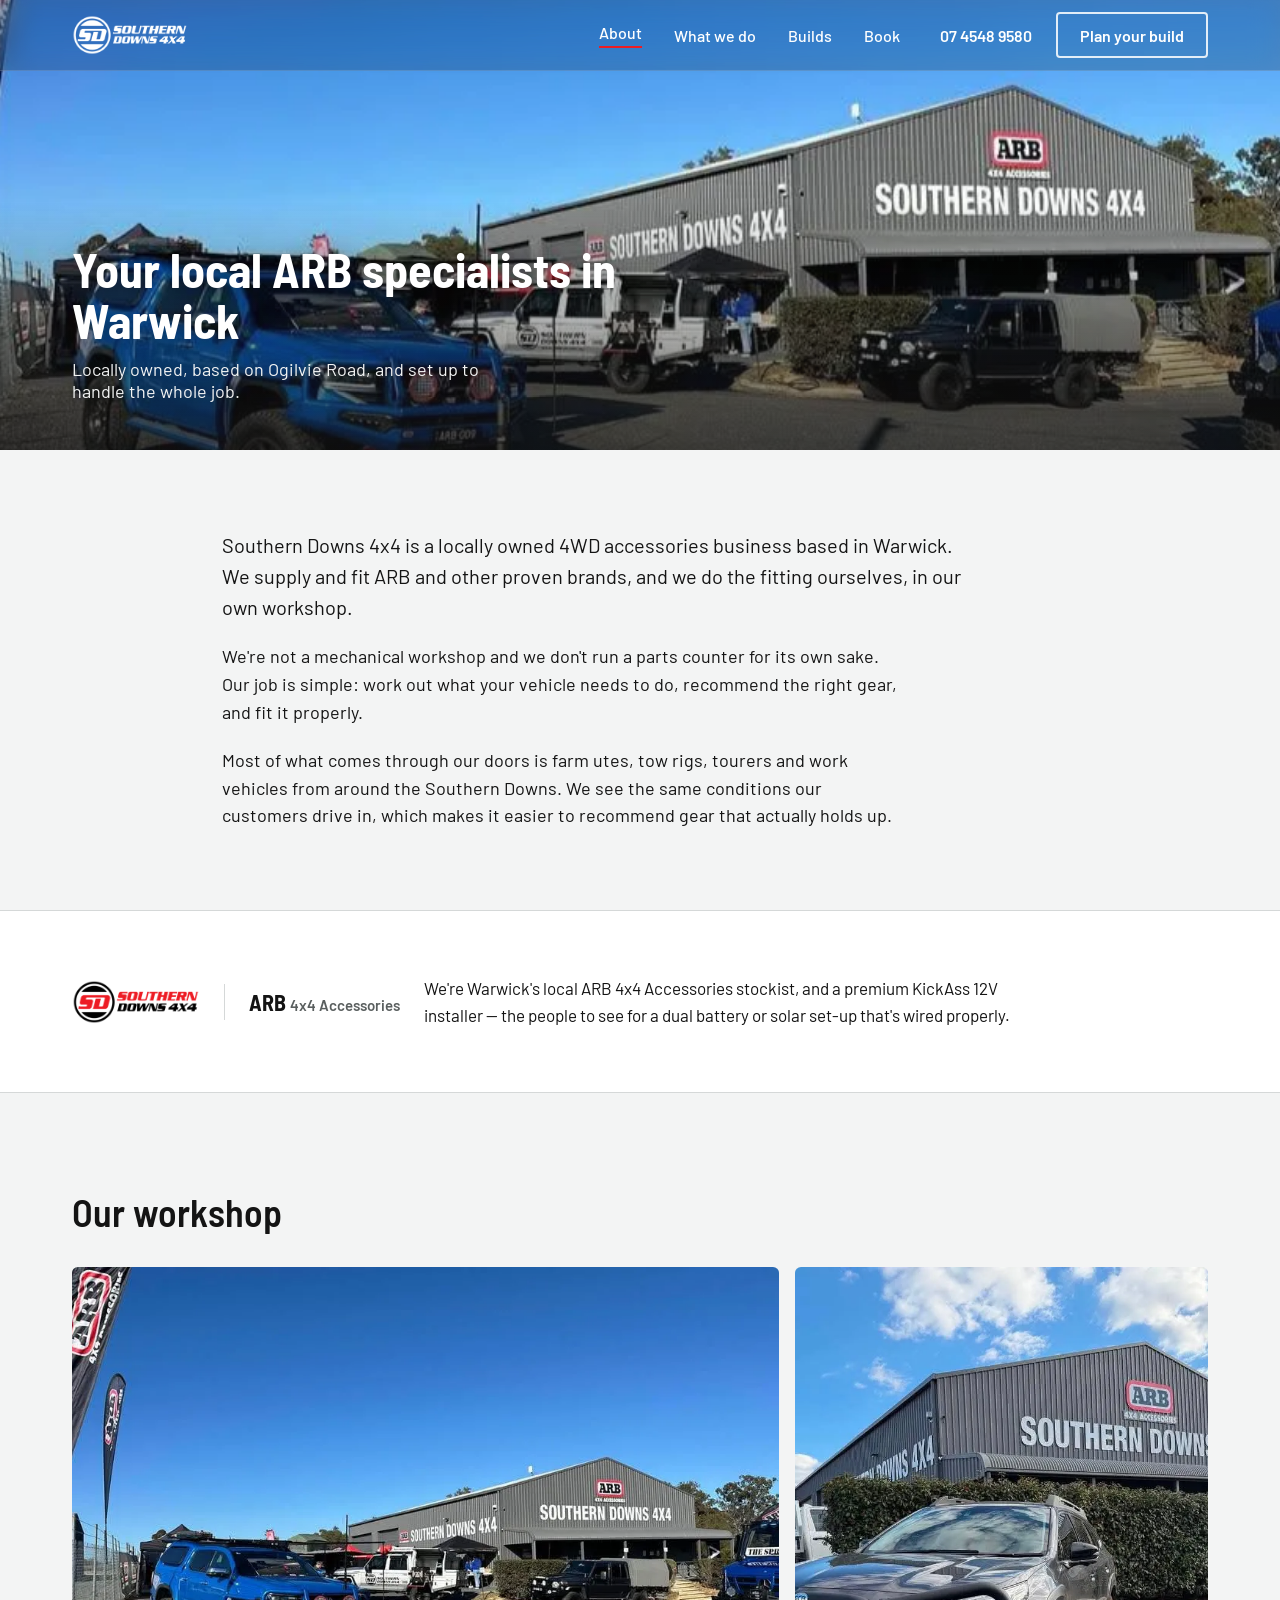
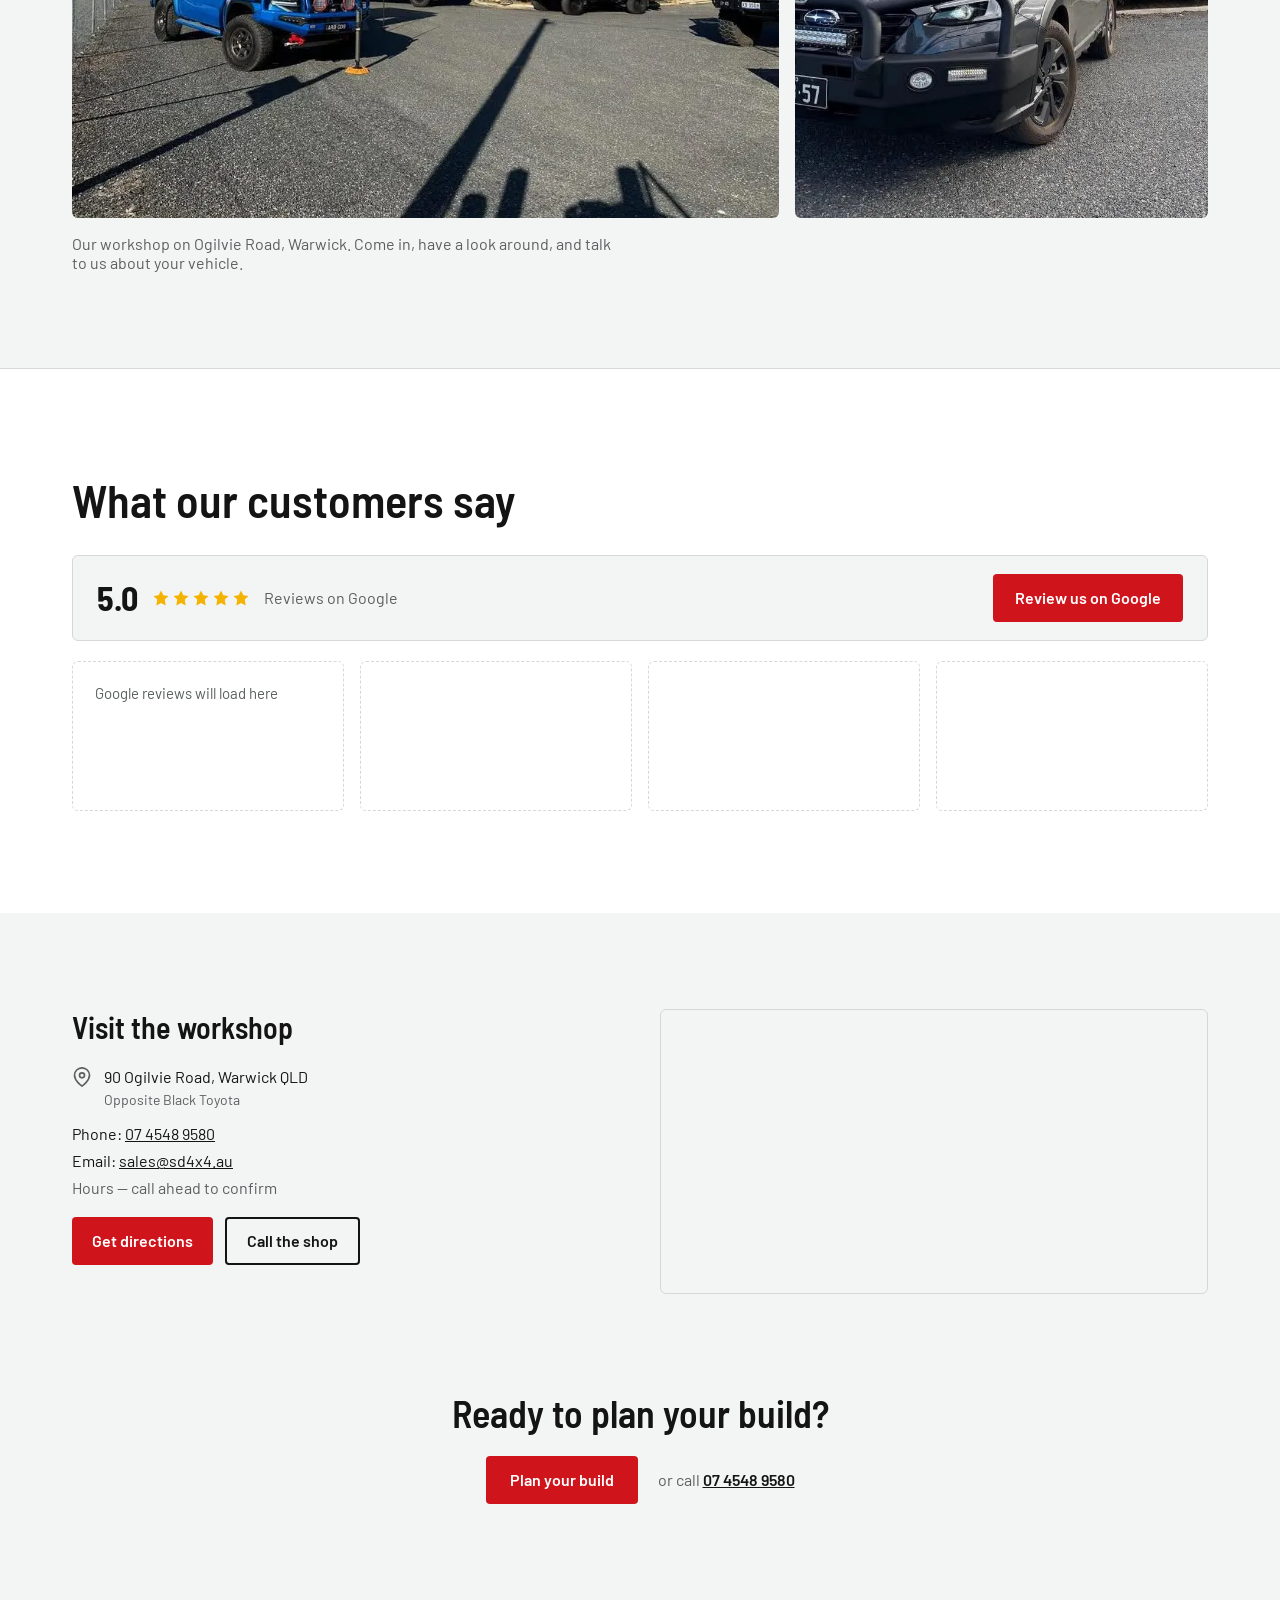
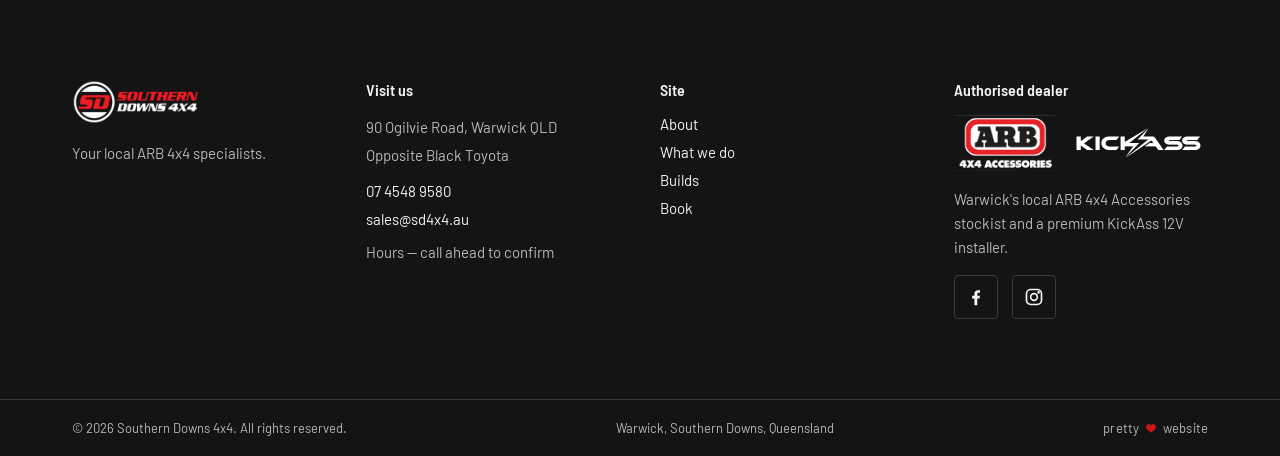
<file: about.html>
<!DOCTYPE html>
<html lang="en-AU">
<head>
<meta charset="utf-8">
<meta name="viewport" content="width=device-width, initial-scale=1">
<title>About Southern Downs 4x4 | Locally owned 4WD specialists in Warwick</title>
<meta name="description" content="Locally owned and based on Ogilvie Road, Warwick. Meet the team behind Southern Downs 4x4, see the workshop and read what our customers say.">
<meta name="theme-color" content="#141414">
<meta name="geo.region" content="AU-QLD">
<meta name="geo.placename" content="Warwick">
<meta name="geo.position" content="-28.2108;152.0354">
<meta name="ICBM" content="-28.2108, 152.0354">
<link rel="canonical" href="https://sd4x4.com.au/about">
<link rel="icon" type="image/png" href="assets/logo/sd4x4-logo.png">
<meta property="og:type" content="website">
<meta property="og:site_name" content="Southern Downs 4x4">
<meta property="og:locale" content="en_AU">
<meta property="og:title" content="About Southern Downs 4x4 | Locally owned 4WD specialists in Warwick">
<meta property="og:description" content="Locally owned and based on Ogilvie Road, Warwick. Meet the team behind Southern Downs 4x4, see the workshop and read what our customers say.">
<meta property="og:url" content="https://sd4x4.com.au/about">
<meta property="og:image" content="https://sd4x4.com.au/assets/shop/workshop.jpg">
<meta property="og:image:alt" content="Southern Downs 4x4, Warwick QLD">
<meta name="twitter:card" content="summary_large_image">
<meta name="twitter:title" content="About Southern Downs 4x4 | Locally owned 4WD specialists in Warwick">
<meta name="twitter:description" content="Locally owned and based on Ogilvie Road, Warwick. Meet the team behind Southern Downs 4x4, see the workshop and read what our customers say.">
<meta name="twitter:image" content="https://sd4x4.com.au/assets/shop/workshop.jpg">
<script type="application/ld+json">{"@context":"https://schema.org","@graph":[{"@type":["AutoPartsStore","LocalBusiness"],"@id":"https://sd4x4.com.au/#business","name":"Southern Downs 4x4","alternateName":"SD4x4","description":"Warwick's local ARB 4x4 Accessories stockist and premium KickAss 12V installer. 4WD accessories, 12V systems and complete vehicle fit-outs, supplied and professionally fitted in our own workshop.","url":"https://sd4x4.com.au/","logo":"https://sd4x4.com.au/assets/logo/sd4x4-logo.png","image":["https://sd4x4.com.au/assets/hero/banner.jpg","https://sd4x4.com.au/assets/shop/workshop.jpg"],"telephone":"+61745489580","email":"sales@sd4x4.au","priceRange":"$$","address":{"@type":"PostalAddress","streetAddress":"90 Ogilvie Road","addressLocality":"Warwick","addressRegion":"QLD","postalCode":"4370","addressCountry":"AU"},"geo":{"@type":"GeoCoordinates","latitude":-28.2108,"longitude":152.0354},"hasMap":"https://www.google.com/maps/search/?api=1&query=90+Ogilvie+Road+Warwick+QLD","areaServed":[{"@type":"City","name":"Warwick"},{"@type":"AdministrativeArea","name":"Southern Downs Region, Queensland"}],"sameAs":["https://www.facebook.com/profile.php?id=61556441114252","https://www.instagram.com/southerndowns4x4/"],"brand":[{"@type":"Brand","name":"ARB"},{"@type":"Brand","name":"KickAss"},{"@type":"Brand","name":"REDARC"},{"@type":"Brand","name":"Clearview"},{"@type":"Brand","name":"GME"},{"@type":"Brand","name":"Lightforce"},{"@type":"Brand","name":"STEDI"},{"@type":"Brand","name":"MSA 4x4"},{"@type":"Brand","name":"MITS Alloy"},{"@type":"Brand","name":"Bushranger"},{"@type":"Brand","name":"Hayman Reese"},{"@type":"Brand","name":"Rhino-Rack"},{"@type":"Brand","name":"Thule"},{"@type":"Brand","name":"Warn"},{"@type":"Brand","name":"Torqit"},{"@type":"Brand","name":"Duratray"},{"@type":"Brand","name":"Tuff"},{"@type":"Brand","name":"TRED"}],"knowsAbout":["4WD accessories","ARB bull bars","Old Man Emu suspension","GVM upgrades","12V dual battery systems","Solar for 4WDs","Canopies and trays","Driving lights","Winches and recovery","Fleet vehicle fit-outs"],"potentialAction":{"@type":"ReserveAction","name":"Plan your build","target":"https://sd4x4.com.au/book"}},{"@type":"AboutPage","@id":"https://sd4x4.com.au/about#page","url":"https://sd4x4.com.au/about","name":"About Southern Downs 4x4 | Locally owned 4WD specialists in Warwick","description":"Locally owned and based on Ogilvie Road, Warwick. Meet the team behind Southern Downs 4x4, see the workshop and read what our customers say.","inLanguage":"en-AU","isPartOf":{"@id":"https://sd4x4.com.au/#website"},"about":{"@id":"https://sd4x4.com.au/#business"},"primaryImageOfPage":{"@type":"ImageObject","url":"https://sd4x4.com.au/assets/shop/workshop.jpg"}},{"@type":"WebSite","@id":"https://sd4x4.com.au/#website","url":"https://sd4x4.com.au/","name":"Southern Downs 4x4","publisher":{"@id":"https://sd4x4.com.au/#business"},"inLanguage":"en-AU"},{"@type":"BreadcrumbList","itemListElement":[{"@type":"ListItem","position":1,"name":"Home","item":"https://sd4x4.com.au/"},{"@type":"ListItem","position":2,"name":"About Southern Downs 4x4","item":"https://sd4x4.com.au/about"}]}]}</script>
<link rel="preconnect" href="https://fonts.googleapis.com">
<link rel="preconnect" href="https://fonts.gstatic.com" crossorigin="">
<link href="https://fonts.googleapis.com/css2?family=Barlow:wght@400;500;600&amp;family=Barlow+Condensed:wght@600&amp;family=Barlow+Semi+Condensed:wght@600;700&amp;display=swap" rel="stylesheet">
<link rel="stylesheet" href="css/site.css">
<script defer src="js/site.js"></script>
</head>
<body class="page-about">
<a href="#main" class="sr-only">Skip to content</a>
<div data-ref="rootRef" class="u185">

<header class="site-header">
  <div class="u186">
    <a href="./" aria-label="Southern Downs 4x4 home" class="u3">
      <img src="img/logo/southern-downs-4x4-logo.png" alt="Southern Downs 4x4 logo" width="600" height="207" decoding="async" class="site-logo">
    </a>
    <div class="dc-if only-desktop">
      <div class="u187">
        <nav class="u188">
          <a href="about" class="nav-link is-active u6">About</a>
          <a href="what-we-do" class="nav-link u6">What we do</a>
          <a href="builds" class="nav-link u6">Builds</a>
          <a href="book" class="nav-link u6">Book</a>
        </nav>
        <div class="u7">
          <a href="tel:0745489580" class="nav-link nav-phone u6">07 4548 9580</a>
          <a href="book" class="nav-cta u8">Plan your build</a>
        </div>
      </div>
    </div>
    <div class="dc-if only-mobile">
      <div class="u9">
        <a href="tel:0745489580" aria-label="Call the shop" class="icon-btn">
          <svg width="20" height="20" viewBox="0 0 24 24" fill="none" stroke="currentColor" stroke-width="2" stroke-linecap="round" stroke-linejoin="round"><path d="M22 16.92v3a2 2 0 0 1-2.18 2 19.79 19.79 0 0 1-8.63-3.07 19.5 19.5 0 0 1-6-6 19.79 19.79 0 0 1-3.07-8.67A2 2 0 0 1 4.11 2h3a2 2 0 0 1 2 1.72c.127.96.361 1.903.7 2.81a2 2 0 0 1-.45 2.11L8.09 9.91a16 16 0 0 0 6 6l1.27-1.27a2 2 0 0 1 2.11-.45c.907.339 1.85.573 2.81.7A2 2 0 0 1 22 16.92z"></path></svg>
        </a>
        <button aria-label="Open menu" data-on="toggleMenu" class="icon-btn" aria-expanded="false" aria-controls="mobile-menu">
          <svg width="22" height="22" viewBox="0 0 24 24" fill="none" stroke="currentColor" stroke-width="2" stroke-linecap="round"><line x1="3" y1="6" x2="21" y2="6"></line><line x1="3" y1="12" x2="21" y2="12"></line><line x1="3" y1="18" x2="21" y2="18"></line></svg>
        </button>
      </div>
    </div>
  </div>
</header>

<div data-menu="1" data-open="0" class="mobile-menu" id="mobile-menu" role="dialog" aria-label="Site menu">
  <div class="u10">
    <img src="img/logo/southern-downs-4x4-logo.png" alt="Southern Downs 4x4 logo" width="600" height="207" decoding="async" loading="lazy" class="u11">
    <button aria-label="Close menu" data-on="closeMenu" class="u12"><svg width="22" height="22" viewBox="0 0 24 24" fill="none" stroke="currentColor" stroke-width="2" stroke-linecap="round"><line x1="18" y1="6" x2="6" y2="18"></line><line x1="6" y1="6" x2="18" y2="18"></line></svg></button>
  </div>
  <nav class="u13">
    <a data-mlink="1" href="about" class="u14">
      <span class="u15">01</span>
      <span class="u16">About</span>
    </a>
    <a data-mlink="1" href="what-we-do" class="u17">
      <span class="u15">02</span>
      <span class="u16">What we do</span>
    </a>
    <a data-mlink="1" href="builds" class="u18">
      <span class="u15">03</span>
      <span class="u16">Builds</span>
    </a>
    <a data-mlink="1" href="book" class="u19">
      <span class="u15">04</span>
      <span class="u16">Book</span>
    </a>
  </nav>
  <div data-mlink="1" class="u20">
    <a href="tel:0745489580" class="u21">07 4548 9580</a>
    <span class="u22">90 Ogilvie Road, Warwick QLD — opposite Black Toyota</span>
    <div class="u23">
      <a href="book" class="u24">Plan your build</a>
      <a href="https://www.facebook.com/profile.php?id=61556441114252" target="_blank" rel="noopener" aria-label="Facebook" class="u25"><svg width="20" height="20" viewBox="0 0 24 24" fill="currentColor"><path d="M13.5 22v-8.2h2.8l.4-3.3h-3.2V8.4c0-.9.3-1.6 1.6-1.6h1.7V3.9c-.3 0-1.3-.1-2.5-.1-2.5 0-4.2 1.5-4.2 4.3v2.4H7.3v3.3h2.8V22h3.4z"></path></svg></a>
      <a href="https://www.instagram.com/southerndowns4x4/" target="_blank" rel="noopener" aria-label="Instagram" class="u25"><svg width="20" height="20" viewBox="0 0 24 24" fill="none" stroke="currentColor" stroke-width="2" stroke-linecap="round" stroke-linejoin="round"><rect x="3" y="3" width="18" height="18" rx="5"></rect><circle cx="12" cy="12" r="4"></circle><circle cx="17.5" cy="6.5" r="0.6" fill="currentColor"></circle></svg></a>
    </div>
  </div>
</div>

<main id="main">

<section class="u189">
  <img src="img/workshop/southern-downs-4x4-workshop-ogilvie-road-warwick.webp" alt="Southern Downs 4x4 shopfront and workshop in Warwick" data-parallax="0.16" width="960" height="720" decoding="async" fetchpriority="high" class="u190">
  <div class="u191"></div>
  <div class="u192">
    <h1 data-anim="1" class="u193">Your local ARB specialists in Warwick</h1>
    <p data-anim="1" class="u194">Locally owned, based on Ogilvie Road, and set up to handle the whole job.</p>
  </div>
</section>

<section class="u195">
  <div class="u196">
    <p class="u197">Southern Downs 4x4 is a locally owned 4WD accessories business based in Warwick. We supply and fit ARB and other proven brands, and we do the fitting ourselves, in our own workshop.</p>
    <p class="u198">We're not a mechanical workshop and we don't run a parts counter for its own sake. Our job is simple: work out what your vehicle needs to do, recommend the right gear, and fit it properly.</p>
    <p class="u198">Most of what comes through our doors is farm utes, tow rigs, tourers and work vehicles from around the Southern Downs. We see the same conditions our customers drive in, which makes it easier to recommend gear that actually holds up.</p>
  </div>
</section>

<section class="u199">
  <div class="u200">
    <img src="img/logo/southern-downs-4x4-logo.png" alt="Southern Downs 4x4" width="600" height="207" decoding="async" loading="lazy" class="u201">
    <div class="u202"></div>
    <div class="u203">ARB <span class="u204">4x4 Accessories</span></div>
    <p class="u205">We're Warwick's local ARB 4x4 Accessories stockist, and a premium KickAss 12V installer — the people to see for a dual battery or solar set-up that's wired properly.</p>
  </div>
</section>

<section class="u206">
  <h2 class="u207">Our workshop</h2>
  <div class="u208">
    <div class="u209">
      <img src="img/workshop/southern-downs-4x4-workshop-ogilvie-road-warwick.webp" alt="Southern Downs 4x4 shopfront in Warwick with customer vehicles" loading="lazy" width="960" height="720" decoding="async" class="u210">
    </div>
    <div class="u211">
      <img src="img/workshop/customer-4wd-outside-southern-downs-4x4-warwick.webp" alt="Customer vehicle parked outside the Southern Downs 4x4 shopfront" loading="lazy" width="1206" height="904" decoding="async" class="u210">
    </div>
  </div>
  <p class="u212">Our workshop on Ogilvie Road, Warwick. Come in, have a look around, and talk to us about your vehicle.</p>
</section>

<section class="u122">
  <div class="u213">
    <h2 class="u124">What our customers say</h2>
    <div class="u125">
      <div class="u126">
        <span class="u127"><span data-text="ratingText">5.0</span></span>
        <div class="u128"><svg width="18" height="18" viewBox="0 0 24 24" fill="#F5B301" aria-hidden="true"><path d="M12 2l3.09 6.26L22 9.27l-5 4.87L18.18 22 12 18.56 5.82 22 7 14.14l-5-4.87 6.91-1.01z"></path></svg><svg width="18" height="18" viewBox="0 0 24 24" fill="#F5B301" aria-hidden="true"><path d="M12 2l3.09 6.26L22 9.27l-5 4.87L18.18 22 12 18.56 5.82 22 7 14.14l-5-4.87 6.91-1.01z"></path></svg><svg width="18" height="18" viewBox="0 0 24 24" fill="#F5B301" aria-hidden="true"><path d="M12 2l3.09 6.26L22 9.27l-5 4.87L18.18 22 12 18.56 5.82 22 7 14.14l-5-4.87 6.91-1.01z"></path></svg><svg width="18" height="18" viewBox="0 0 24 24" fill="#F5B301" aria-hidden="true"><path d="M12 2l3.09 6.26L22 9.27l-5 4.87L18.18 22 12 18.56 5.82 22 7 14.14l-5-4.87 6.91-1.01z"></path></svg><svg width="18" height="18" viewBox="0 0 24 24" fill="#F5B301" aria-hidden="true"><path d="M12 2l3.09 6.26L22 9.27l-5 4.87L18.18 22 12 18.56 5.82 22 7 14.14l-5-4.87 6.91-1.01z"></path></svg></div>
        <span class="u129"><span data-text="countText">Reviews on Google</span></span>
      </div>
      <a href="https://www.google.com/maps/search/Southern+Downs+4x4+Warwick+QLD" target="_blank" rel="noopener" data-href="reviewUrl" class="u130">Review us on Google</a>
    </div>
    <div class="dc-if" data-if="hasReviews" hidden="">
      <div class="u131">
        <template data-for="visibleReviews"><article style="background:#F3F4F4;border:1px solid #D5D8D8;border-radius:6px;padding:22px;display:flex;flex-direction:column;gap:12px">
            <div style="display:flex;align-items:center;gap:12px">
              <div style="width:44px;height:44px;border-radius:50%;background:#141414;color:#FFFFFF;display:flex;align-items:center;justify-content:center;font-family:'Barlow Semi Condensed',Arial,sans-serif;font-weight:700;font-size:18px;flex-shrink:0"><span data-field="initial"></span></div>
              <div>
                <p style="margin:0;font-weight:600;font-size:16px;color:#141414"><span data-field="name"></span></p>
                <p style="margin:0;font-size:13px;color:#5A5F5F"><span data-field="date"></span></p>
              </div>
            </div>
            <div style="display:flex;gap:2px"><span data-stars=""><svg width="18" height="18" viewBox="0 0 24 24" fill="#F5B301" aria-hidden="true"><path d="M12 2l3.09 6.26L22 9.27l-5 4.87L18.18 22 12 18.56 5.82 22 7 14.14l-5-4.87 6.91-1.01z"></path></svg><svg width="18" height="18" viewBox="0 0 24 24" fill="#F5B301" aria-hidden="true"><path d="M12 2l3.09 6.26L22 9.27l-5 4.87L18.18 22 12 18.56 5.82 22 7 14.14l-5-4.87 6.91-1.01z"></path></svg><svg width="18" height="18" viewBox="0 0 24 24" fill="#F5B301" aria-hidden="true"><path d="M12 2l3.09 6.26L22 9.27l-5 4.87L18.18 22 12 18.56 5.82 22 7 14.14l-5-4.87 6.91-1.01z"></path></svg><svg width="18" height="18" viewBox="0 0 24 24" fill="#F5B301" aria-hidden="true"><path d="M12 2l3.09 6.26L22 9.27l-5 4.87L18.18 22 12 18.56 5.82 22 7 14.14l-5-4.87 6.91-1.01z"></path></svg><svg width="18" height="18" viewBox="0 0 24 24" fill="#F5B301" aria-hidden="true"><path d="M12 2l3.09 6.26L22 9.27l-5 4.87L18.18 22 12 18.56 5.82 22 7 14.14l-5-4.87 6.91-1.01z"></path></svg></span></div>
            <p style="margin:0;font-size:16px;line-height:1.55;color:#141414"><span data-field="text"></span></p>
          </article></template>
      </div>
      <div class="dc-if" data-if="showLoadMore" hidden="">
        <div class="u132">
          <button data-on="loadMore" class="u133">Load more</button>
        </div>
      </div>
    </div>
    <div class="dc-if" data-if="noReviews">
      <div class="u131">
        <div class="u134">Google reviews will load here</div>
        <div class="u135"></div>
        <div class="u135"></div>
        <div class="u135"></div>
      </div>
    </div>
  </div>
</section>

<section class="u214">
  <div>
    <h2 class="u215">Visit the workshop</h2>
    <div class="u216">
      <svg width="20" height="20" viewBox="0 0 24 24" fill="none" stroke="currentColor" stroke-width="2" stroke-linecap="round" stroke-linejoin="round" class="u217"><path d="M21 10c0 7-9 13-9 13s-9-6-9-13a9 9 0 1 1 18 0z"></path><circle cx="12" cy="10" r="3"></circle></svg>
      <div>
        <p class="u218">90 Ogilvie Road, Warwick QLD</p>
        <p class="u219">Opposite Black Toyota</p>
      </div>
    </div>
    <p class="u220">Phone: <a href="tel:0745489580" class="u221">07 4548 9580</a></p>
    <p class="u220">Email: <a href="mailto:sales@sd4x4.au" class="u221">sales@sd4x4.au</a></p>
    <p class="u222">Hours — call ahead to confirm</p>
    <div class="u147">
      <a href="https://www.google.com/maps/dir/?api=1&amp;destination=90+Ogilvie+Road+Warwick+QLD" target="_blank" rel="noopener" class="u223">Get directions</a>
      <a href="tel:0745489580" class="u224">Call the shop</a>
    </div>
  </div>
  <div class="u225">
    <iframe src="https://www.google.com/maps?q=90+Ogilvie+Road+Warwick+QLD&amp;z=14&amp;output=embed" width="100%" height="100%" loading="lazy" title="Map to Southern Downs 4x4, 90 Ogilvie Road, Warwick QLD" class="u226"></iframe>
  </div>
</section>

<section class="u227">
  <h2 class="u228">Ready to plan your build?</h2>
  <div class="u229">
    <a href="book" class="u230">Plan your build</a>
    <span class="u129">or call <a href="tel:0745489580" class="u231">07 4548 9580</a></span>
  </div>
</section>

</main>

<footer class="u68">
  <div class="u232">
    <div>
      <img src="img/logo/southern-downs-4x4-logo-white.png" alt="Southern Downs 4x4" width="600" height="207" decoding="async" loading="lazy" class="u161">
      <p class="u162">Your local ARB 4x4 specialists.</p>
    </div>
    <div>
      <h3 class="u163">Visit us</h3>
      <p class="u164">90 Ogilvie Road, Warwick QLD</p>
      <p class="u165">Opposite Black Toyota</p>
      <p class="u166"><a href="tel:0745489580" class="u167">07 4548 9580</a></p>
      <p class="u168"><a href="mailto:sales@sd4x4.au" class="u167">sales@sd4x4.au</a></p>
      <p class="u169">Hours — call ahead to confirm</p>
    </div>
    <div>
      <h3 class="u163">Site</h3>
      <div class="u170">
        <a href="about" class="u171">About</a>
        <a href="what-we-do" class="u171">What we do</a>
        <a href="builds" class="u171">Builds</a>
        <a href="book" class="u171">Book</a>
      </div>
    </div>
    <div>
      <h3 class="u163">Authorised dealer</h3>
      <div class="u172"><img src="img/logo/arb-4x4-accessories-logo.png" alt="ARB 4x4 Accessories" width="500" height="274" decoding="async" loading="lazy" class="u173"><img src="img/logo/kickass-products-logo.png" alt="KickAss" width="500" height="120" decoding="async" loading="lazy" class="u174"></div>
      <p class="u175">Warwick's local ARB 4x4 Accessories stockist and a premium KickAss 12V installer.</p>
      <div class="u176">
        <a href="https://www.facebook.com/profile.php?id=61556441114252" target="_blank" rel="noopener" aria-label="Southern Downs 4x4 on Facebook" class="u177">
          <svg width="20" height="20" viewBox="0 0 24 24" fill="currentColor"><path d="M13.5 22v-8.2h2.8l.4-3.3h-3.2V8.4c0-.9.3-1.6 1.6-1.6h1.7V3.9c-.3 0-1.3-.1-2.5-.1-2.5 0-4.2 1.5-4.2 4.3v2.4H7.3v3.3h2.8V22h3.4z"></path></svg>
        </a>
        <a href="https://www.instagram.com/southerndowns4x4/" target="_blank" rel="noopener" aria-label="Southern Downs 4x4 on Instagram" class="u177">
          <svg width="20" height="20" viewBox="0 0 24 24" fill="none" stroke="currentColor" stroke-width="2" stroke-linecap="round" stroke-linejoin="round"><rect x="3" y="3" width="18" height="18" rx="5"></rect><circle cx="12" cy="12" r="4"></circle><circle cx="17.5" cy="6.5" r="0.6" fill="currentColor"></circle></svg>
        </a>
      </div>
    </div>
  </div>
  <div class="u233">
    <div class="u234">
      <span>© 2026 Southern Downs 4x4. All rights reserved.</span>
      <span>Warwick, Southern Downs, Queensland</span>
      <a href="https://pretty.com.au" target="_blank" rel="noopener" class="u180"><span>pretty</span><svg data-anim="1" width="12" height="12" viewBox="0 0 24 24" fill="#D0141C" aria-hidden="true" class="u181"><path d="M12 21s-7.5-4.6-9.6-9.1C1 8.6 2.9 4.9 6.5 4.3c2-.3 3.9.6 5.5 2.4 1.6-1.8 3.5-2.7 5.5-2.4 3.6.6 5.5 4.3 4.1 7.6C19.5 16.4 12 21 12 21z"></path></svg><span>website</span></a>
    </div>
  </div>
</footer>

<div class="dc-if only-mobile">
  <div class="u182">
    <a href="tel:0745489580" class="u183">
      <svg width="18" height="18" viewBox="0 0 24 24" fill="none" stroke="currentColor" stroke-width="2" stroke-linecap="round" stroke-linejoin="round"><path d="M22 16.92v3a2 2 0 0 1-2.18 2 19.79 19.79 0 0 1-8.63-3.07 19.5 19.5 0 0 1-6-6 19.79 19.79 0 0 1-3.07-8.67A2 2 0 0 1 4.11 2h3a2 2 0 0 1 2 1.72c.127.96.361 1.903.7 2.81a2 2 0 0 1-.45 2.11L8.09 9.91a16 16 0 0 0 6 6l1.27-1.27a2 2 0 0 1 2.11-.45c.907.339 1.85.573 2.81.7A2 2 0 0 1 22 16.92z"></path></svg>
      Call
    </a>
    <a href="book" class="u184">
      <svg width="18" height="18" viewBox="0 0 24 24" fill="none" stroke="currentColor" stroke-width="2" stroke-linecap="round" stroke-linejoin="round"><path d="M12 20h9"></path><path d="M16.5 3.5a2.12 2.12 0 0 1 3 3L7 19l-4 1 1-4Z"></path></svg>
      Plan your build
    </a>
    <a href="https://www.google.com/maps/dir/?api=1&amp;destination=90+Ogilvie+Road+Warwick+QLD" target="_blank" rel="noopener" class="u183">
      <svg width="18" height="18" viewBox="0 0 24 24" fill="none" stroke="currentColor" stroke-width="2" stroke-linecap="round" stroke-linejoin="round"><path d="M21 10c0 7-9 13-9 13s-9-6-9-13a9 9 0 1 1 18 0z"></path><circle cx="12" cy="10" r="3"></circle></svg>
      Directions
    </a>
  </div>
</div>

</div>
</body>
</html>
</file>
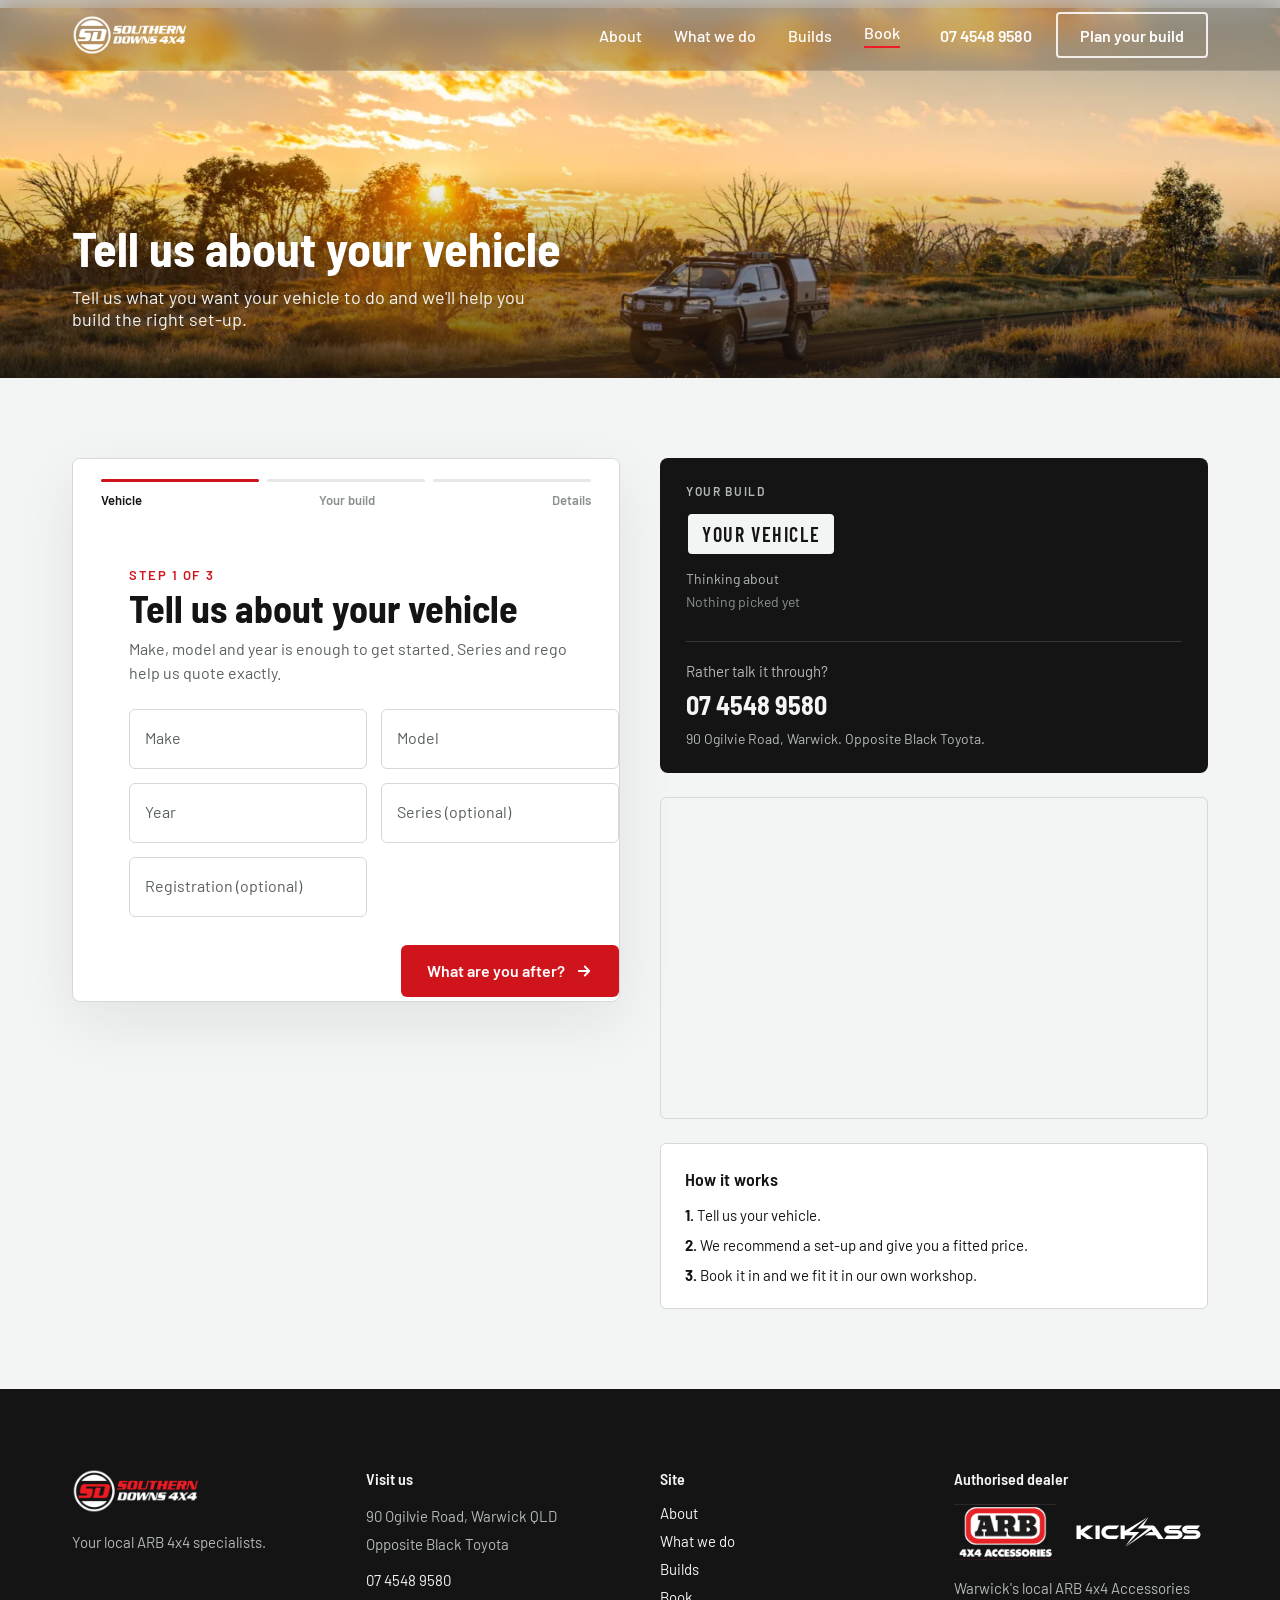
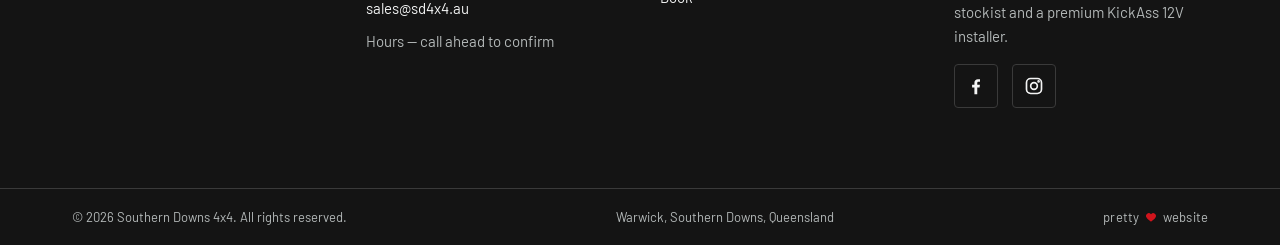
<file: book.html>
<!DOCTYPE html>
<html lang="en-AU">
<head>
<meta charset="utf-8">
<meta name="viewport" content="width=device-width, initial-scale=1">
<title>Plan your build | Get a quote from Southern Downs 4x4, Warwick</title>
<meta name="description" content="Tell us about your vehicle and what you want it to do. We'll recommend the right set-up and give you a fitted price. Call 07 4548 9580 or use the form.">
<meta name="theme-color" content="#141414">
<meta name="geo.region" content="AU-QLD">
<meta name="geo.placename" content="Warwick">
<meta name="geo.position" content="-28.2108;152.0354">
<meta name="ICBM" content="-28.2108, 152.0354">
<link rel="canonical" href="https://sd4x4.com.au/book">
<link rel="icon" type="image/png" href="assets/logo/sd4x4-logo.png">
<meta property="og:type" content="website">
<meta property="og:site_name" content="Southern Downs 4x4">
<meta property="og:locale" content="en_AU">
<meta property="og:title" content="Plan your build | Get a quote from Southern Downs 4x4, Warwick">
<meta property="og:description" content="Tell us about your vehicle and what you want it to do. We'll recommend the right set-up and give you a fitted price. Call 07 4548 9580 or use the form.">
<meta property="og:url" content="https://sd4x4.com.au/book">
<meta property="og:image" content="https://sd4x4.com.au/assets/page-banners/hilux-offroader-pan.jpg">
<meta property="og:image:alt" content="Southern Downs 4x4, Warwick QLD">
<meta name="twitter:card" content="summary_large_image">
<meta name="twitter:title" content="Plan your build | Get a quote from Southern Downs 4x4, Warwick">
<meta name="twitter:description" content="Tell us about your vehicle and what you want it to do. We'll recommend the right set-up and give you a fitted price. Call 07 4548 9580 or use the form.">
<meta name="twitter:image" content="https://sd4x4.com.au/assets/page-banners/hilux-offroader-pan.jpg">
<script type="application/ld+json">{"@context":"https://schema.org","@graph":[{"@type":["AutoPartsStore","LocalBusiness"],"@id":"https://sd4x4.com.au/#business","name":"Southern Downs 4x4","alternateName":"SD4x4","description":"Warwick's local ARB 4x4 Accessories stockist and premium KickAss 12V installer. 4WD accessories, 12V systems and complete vehicle fit-outs, supplied and professionally fitted in our own workshop.","url":"https://sd4x4.com.au/","logo":"https://sd4x4.com.au/assets/logo/sd4x4-logo.png","image":["https://sd4x4.com.au/assets/hero/banner.jpg","https://sd4x4.com.au/assets/shop/workshop.jpg"],"telephone":"+61745489580","email":"sales@sd4x4.au","priceRange":"$$","address":{"@type":"PostalAddress","streetAddress":"90 Ogilvie Road","addressLocality":"Warwick","addressRegion":"QLD","postalCode":"4370","addressCountry":"AU"},"geo":{"@type":"GeoCoordinates","latitude":-28.2108,"longitude":152.0354},"hasMap":"https://www.google.com/maps/search/?api=1&query=90+Ogilvie+Road+Warwick+QLD","areaServed":[{"@type":"City","name":"Warwick"},{"@type":"AdministrativeArea","name":"Southern Downs Region, Queensland"}],"sameAs":["https://www.facebook.com/profile.php?id=61556441114252","https://www.instagram.com/southerndowns4x4/"],"brand":[{"@type":"Brand","name":"ARB"},{"@type":"Brand","name":"KickAss"},{"@type":"Brand","name":"REDARC"},{"@type":"Brand","name":"Clearview"},{"@type":"Brand","name":"GME"},{"@type":"Brand","name":"Lightforce"},{"@type":"Brand","name":"STEDI"},{"@type":"Brand","name":"MSA 4x4"},{"@type":"Brand","name":"MITS Alloy"},{"@type":"Brand","name":"Bushranger"},{"@type":"Brand","name":"Hayman Reese"},{"@type":"Brand","name":"Rhino-Rack"},{"@type":"Brand","name":"Thule"},{"@type":"Brand","name":"Warn"},{"@type":"Brand","name":"Torqit"},{"@type":"Brand","name":"Duratray"},{"@type":"Brand","name":"Tuff"},{"@type":"Brand","name":"TRED"}],"knowsAbout":["4WD accessories","ARB bull bars","Old Man Emu suspension","GVM upgrades","12V dual battery systems","Solar for 4WDs","Canopies and trays","Driving lights","Winches and recovery","Fleet vehicle fit-outs"],"potentialAction":{"@type":"ReserveAction","name":"Plan your build","target":"https://sd4x4.com.au/book"}},{"@type":"ContactPage","@id":"https://sd4x4.com.au/book#page","url":"https://sd4x4.com.au/book","name":"Plan your build | Get a quote from Southern Downs 4x4, Warwick","description":"Tell us about your vehicle and what you want it to do. We'll recommend the right set-up and give you a fitted price. Call 07 4548 9580 or use the form.","inLanguage":"en-AU","isPartOf":{"@id":"https://sd4x4.com.au/#website"},"about":{"@id":"https://sd4x4.com.au/#business"},"primaryImageOfPage":{"@type":"ImageObject","url":"https://sd4x4.com.au/assets/page-banners/hilux-offroader-pan.jpg"}},{"@type":"WebSite","@id":"https://sd4x4.com.au/#website","url":"https://sd4x4.com.au/","name":"Southern Downs 4x4","publisher":{"@id":"https://sd4x4.com.au/#business"},"inLanguage":"en-AU"},{"@type":"BreadcrumbList","itemListElement":[{"@type":"ListItem","position":1,"name":"Home","item":"https://sd4x4.com.au/"},{"@type":"ListItem","position":2,"name":"Plan your build","item":"https://sd4x4.com.au/book"}]},{"@type":"FAQPage","mainEntity":[{"@type":"Question","name":"How does planning a build with Southern Downs 4x4 work?","acceptedAnswer":{"@type":"Answer","text":"Tell us your vehicle and how you use it. We recommend a set-up and give you a fitted price. Book it in and our own team fits everything at our Warwick workshop."}},{"@type":"Question","name":"Are you an ARB dealer?","acceptedAnswer":{"@type":"Answer","text":"Yes. Southern Downs 4x4 is Warwick's local ARB 4x4 Accessories stockist, and a premium KickAss 12V installer."}},{"@type":"Question","name":"Do you do mechanical servicing?","acceptedAnswer":{"@type":"Answer","text":"No. We specialise in supplying and fitting 4WD accessories, 12V systems and complete vehicle fit-outs."}}]}]}</script>
<link rel="preconnect" href="https://fonts.googleapis.com">
<link rel="preconnect" href="https://fonts.gstatic.com" crossorigin="">
<link href="https://fonts.googleapis.com/css2?family=Barlow:wght@400;500;600&amp;family=Barlow+Condensed:wght@600&amp;family=Barlow+Semi+Condensed:wght@600;700&amp;display=swap" rel="stylesheet">
<script src="https://www.google.com/recaptcha/api.js?render=explicit" async="" defer=""></script>
<link rel="stylesheet" href="css/site.css">
<script defer src="js/site.js"></script>
</head>
<body class="page-book">
<a href="#main" class="sr-only">Skip to content</a>
<div data-ref="rootRef" class="u185">

<header class="site-header">
  <div class="u186">
    <a href="./" aria-label="Southern Downs 4x4 home" class="u3">
      <img src="img/logo/southern-downs-4x4-logo.png" alt="Southern Downs 4x4 logo" width="600" height="207" decoding="async" class="site-logo">
    </a>
    <div class="dc-if only-desktop">
      <div class="u187">
        <nav class="u188">
          <a href="about" class="nav-link u6">About</a>
          <a href="what-we-do" class="nav-link u6">What we do</a>
          <a href="builds" class="nav-link u6">Builds</a>
          <a href="book" class="nav-link is-active u6">Book</a>
        </nav>
        <div class="u7">
          <a href="tel:0745489580" class="nav-link nav-phone u6">07 4548 9580</a>
          <a href="book" class="nav-cta u8">Plan your build</a>
        </div>
      </div>
    </div>
    <div class="dc-if only-mobile">
      <div class="u9">
        <a href="tel:0745489580" aria-label="Call the shop" class="icon-btn">
          <svg width="20" height="20" viewBox="0 0 24 24" fill="none" stroke="currentColor" stroke-width="2" stroke-linecap="round" stroke-linejoin="round"><path d="M22 16.92v3a2 2 0 0 1-2.18 2 19.79 19.79 0 0 1-8.63-3.07 19.5 19.5 0 0 1-6-6 19.79 19.79 0 0 1-3.07-8.67A2 2 0 0 1 4.11 2h3a2 2 0 0 1 2 1.72c.127.96.361 1.903.7 2.81a2 2 0 0 1-.45 2.11L8.09 9.91a16 16 0 0 0 6 6l1.27-1.27a2 2 0 0 1 2.11-.45c.907.339 1.85.573 2.81.7A2 2 0 0 1 22 16.92z"></path></svg>
        </a>
        <button aria-label="Open menu" data-on="toggleMenu" class="icon-btn" aria-expanded="false" aria-controls="mobile-menu">
          <svg width="22" height="22" viewBox="0 0 24 24" fill="none" stroke="currentColor" stroke-width="2" stroke-linecap="round"><line x1="3" y1="6" x2="21" y2="6"></line><line x1="3" y1="12" x2="21" y2="12"></line><line x1="3" y1="18" x2="21" y2="18"></line></svg>
        </button>
      </div>
    </div>
  </div>
</header>

<div data-menu="1" data-open="0" class="mobile-menu" id="mobile-menu" role="dialog" aria-label="Site menu">
  <div class="u10">
    <img src="img/logo/southern-downs-4x4-logo.png" alt="Southern Downs 4x4 logo" width="600" height="207" decoding="async" loading="lazy" class="u11">
    <button aria-label="Close menu" data-on="closeMenu" class="u12"><svg width="22" height="22" viewBox="0 0 24 24" fill="none" stroke="currentColor" stroke-width="2" stroke-linecap="round"><line x1="18" y1="6" x2="6" y2="18"></line><line x1="6" y1="6" x2="18" y2="18"></line></svg></button>
  </div>
  <nav class="u13">
    <a data-mlink="1" href="about" class="u14">
      <span class="u15">01</span>
      <span class="u16">About</span>
    </a>
    <a data-mlink="1" href="what-we-do" class="u17">
      <span class="u15">02</span>
      <span class="u16">What we do</span>
    </a>
    <a data-mlink="1" href="builds" class="u18">
      <span class="u15">03</span>
      <span class="u16">Builds</span>
    </a>
    <a data-mlink="1" href="book" class="u19">
      <span class="u15">04</span>
      <span class="u16">Book</span>
    </a>
  </nav>
  <div data-mlink="1" class="u20">
    <a href="tel:0745489580" class="u21">07 4548 9580</a>
    <span class="u22">90 Ogilvie Road, Warwick QLD — opposite Black Toyota</span>
    <div class="u23">
      <a href="book" class="u24">Plan your build</a>
      <a href="https://www.facebook.com/profile.php?id=61556441114252" target="_blank" rel="noopener" aria-label="Facebook" class="u25"><svg width="20" height="20" viewBox="0 0 24 24" fill="currentColor"><path d="M13.5 22v-8.2h2.8l.4-3.3h-3.2V8.4c0-.9.3-1.6 1.6-1.6h1.7V3.9c-.3 0-1.3-.1-2.5-.1-2.5 0-4.2 1.5-4.2 4.3v2.4H7.3v3.3h2.8V22h3.4z"></path></svg></a>
      <a href="https://www.instagram.com/southerndowns4x4/" target="_blank" rel="noopener" aria-label="Instagram" class="u25"><svg width="20" height="20" viewBox="0 0 24 24" fill="none" stroke="currentColor" stroke-width="2" stroke-linecap="round" stroke-linejoin="round"><rect x="3" y="3" width="18" height="18" rx="5"></rect><circle cx="12" cy="12" r="4"></circle><circle cx="17.5" cy="6.5" r="0.6" fill="currentColor"></circle></svg></a>
    </div>
  </div>
</div>

<main id="main">

<section class="u336">
  <img src="img/banners/toyota-hilux-arb-outback-road-golden-hour.webp" alt="Toyota Hilux with ARB bar on an outback road at golden hour" data-parallax="0.16" width="2200" height="613" decoding="async" fetchpriority="high" class="u190">
  <div class="u191"></div>
  <div class="u192">
    <h1 data-anim="1" class="u337">Tell us about your vehicle</h1>
    <p data-anim="1" class="u235">Tell us what you want your vehicle to do and we'll help you build the right set-up.</p>
  </div>
</section>

<div class="dc-if" data-if="isSubmitted" hidden="">
<section class="u338">
  <h2 class="u339">Quote request sent.</h2>
  <div class="u340"><span data-text="confirmMake"></span> <span data-text="confirmModel"></span> <span data-text="confirmYear"></span></div>
  <p class="u341">Thanks — we've got your request and we'll be in touch soon.</p>
  <p class="u342">In a hurry? Call the shop on <a href="tel:0745489580" class="u343">07 4548 9580</a>.</p>
  <h3 class="u344">While you're here</h3>
  <div class="u345">
    <a href="builds" class="u279">See our builds</a>
    <a href="what-we-do" class="u279">See what we fit</a>
  </div>
</section>
</div>

<div class="dc-if" data-if="isFormView">
<section class="u346">

  <form novalidate="" data-ref="formRef" data-on="handleSubmit" class="u347">
    <input type="hidden" name="u" value="9"><input type="hidden" name="f" value="9"><input type="hidden" name="s" value=""><input type="hidden" name="c" value="0"><input type="hidden" name="m" value="0"><input type="hidden" name="act" value="sub"><input type="hidden" name="v" value="2"><input type="hidden" name="or" value="c57dd782-dc7b-4643-8886-4495caafa082">
    <div aria-hidden="true" class="u348"><label for="website_url">Leave this field empty</label><input id="website_url" name="website_url" type="text" tabindex="-1" autocomplete="off"></div>
    <div class="u349">
      <div aria-hidden="true" class="u350">
        <div class="u351"><div data-prog="1" class="prog-fill"></div></div>
        <div class="u351"><div data-prog="2" class="prog-fill"></div></div>
        <div class="u351"><div data-prog="3" class="prog-fill"></div></div>
      </div>
      <div class="u352">
        <button type="button" data-on="goStep1" data-tab="1" class="step-tab">Vehicle</button>
        <button type="button" data-on="goStep2" data-tab="2" class="step-tab">Your build</button>
        <button type="button" data-on="goStep3" data-tab="3" class="step-tab">Details</button>
      </div>
    </div>
    <div class="u353">
      <div data-pane="1" class="pane">
          <div class="u354">
            <span class="u355">Step 1 of 3</span>
            <h2 class="u356">Tell us about your vehicle</h2>
            <p class="u357">Make, model and year is enough to get started. Series and rego help us quote exactly.</p>
          </div>
          <div class="u358">
            <div data-float="1" class="u359">
              <input id="make" name="field[15]" type="text" placeholder=" " required="" autocomplete="off" data-on="onField" class="u360">
              <label for="make" class="u361">Make</label>
            </div>
            <div data-float="1" class="u359">
              <input id="model" name="field[16]" type="text" placeholder=" " required="" autocomplete="off" data-on="onField" class="u360">
              <label for="model" class="u361">Model</label>
            </div>
            <div data-float="1" class="u359">
              <input id="year" name="field[18]" type="text" placeholder=" " inputmode="numeric" maxlength="4" data-on="onField" class="u360">
              <label for="year" class="u361">Year</label>
            </div>
            <div data-float="1" class="u359">
              <input id="series" name="field[17]" type="text" placeholder=" " data-on="onField" class="u360">
              <label for="series" class="u361">Series (optional)</label>
            </div>
            <div data-float="1" class="u359">
              <input id="rego" name="field[19]" type="text" placeholder=" " data-on="onField" class="u360">
              <label for="rego" class="u361">Registration (optional)</label>
            </div>
          </div>
          <div class="u362"><button type="button" data-on="next1" class="u363">What are you after? <svg width="18" height="18" viewBox="0 0 24 24" fill="none" stroke="currentColor" stroke-width="2.4" stroke-linecap="round" stroke-linejoin="round"><path d="M5 12h14M13 6l6 6-6 6"></path></svg></button></div>
      </div>
      <div data-pane="2" class="pane">
          <div class="u354">
            <span class="u355">Step 2 of 3</span>
            <h2 class="u356">What do you want your vehicle to do?</h2>
            <p class="u357">Tap anything you're thinking about, then tell us the plan in your own words.</p>
          </div>
          <div class="u364">
              <button type="button" data-chip="Bull bar" data-on="toggleChip" class="chip">Bull bar</button>
              <button type="button" data-chip="Suspension" data-on="toggleChip" class="chip">Suspension</button>
              <button type="button" data-chip="GVM upgrade" data-on="toggleChip" class="chip">GVM upgrade</button>
              <button type="button" data-chip="Canopy" data-on="toggleChip" class="chip">Canopy</button>
              <button type="button" data-chip="Tray" data-on="toggleChip" class="chip">Tray</button>
              <button type="button" data-chip="Drawers &amp; storage" data-on="toggleChip" class="chip">Drawers &amp; storage</button>
              <button type="button" data-chip="Dual battery" data-on="toggleChip" class="chip">Dual battery</button>
              <button type="button" data-chip="Solar" data-on="toggleChip" class="chip">Solar</button>
              <button type="button" data-chip="Driving lights" data-on="toggleChip" class="chip">Driving lights</button>
              <button type="button" data-chip="Winch" data-on="toggleChip" class="chip">Winch</button>
              <button type="button" data-chip="Roof rack" data-on="toggleChip" class="chip">Roof rack</button>
              <button type="button" data-chip="Tow setup" data-on="toggleChip" class="chip">Tow setup</button>
              <button type="button" data-chip="UHF" data-on="toggleChip" class="chip">UHF</button>
              <button type="button" data-chip="Wheels &amp; tyres" data-on="toggleChip" class="chip">Wheels &amp; tyres</button>
              <button type="button" data-chip="Complete fit-out" data-on="toggleChip" class="chip">Complete fit-out</button>
              <button type="button" data-chip="Other" data-on="toggleChip" class="chip">Other</button>
          </div>
          <div data-float="1" class="u359">
            <textarea id="goals" name="field[21]" required="" rows="5" placeholder=" " data-on="onField" class="u365"></textarea>
            <label for="goals" class="u361">Tell us the plan: touring, towing, work, weekends</label>
          </div>
          <div class="u366"><button type="button" data-on="goStep1" class="u367">Back</button><button type="button" data-on="next2" class="u363">Your details <svg width="18" height="18" viewBox="0 0 24 24" fill="none" stroke="currentColor" stroke-width="2.4" stroke-linecap="round" stroke-linejoin="round"><path d="M5 12h14M13 6l6 6-6 6"></path></svg></button></div>
      </div>
      <div data-pane="3" class="pane">
          <div class="u354">
            <span class="u355">Step 3 of 3</span>
            <h2 class="u356">Where should we send the plan?</h2>
            <p class="u357">We'll come back to you with a recommended set-up and a fitted price.</p>
          </div>
          <div class="u368">
            <div data-float="1" class="u359">
              <input id="fullname" name="fullname" type="text" placeholder=" " required="" autocomplete="name" data-on="onField" class="u360">
              <label for="fullname" class="u361">Name</label>
            </div>
            <div data-float="1" class="u359">
              <input id="phone" name="phone" type="tel" placeholder=" " required="" autocomplete="tel" data-on="onField" class="u360">
              <label for="phone" class="u361">Phone</label>
            </div>
            <div data-float="1" class="u359">
              <input id="email" name="email" type="email" placeholder=" " required="" autocomplete="email" data-on="onField" class="u360">
              <label for="email" class="u361">Email</label>
            </div>
            <div data-float="1" class="u359">
              <input id="postcode" name="field[7]" type="text" placeholder=" " inputmode="numeric" maxlength="4" autocomplete="postal-code" data-on="onField" class="u360">
              <label for="postcode" class="u361">Postcode</label>
            </div>
          </div>
          <div class="u369">
            <p class="u370">Best way to reach you</p>
            <div class="u371">
              <label data-seg="Call me" class="seg"><input type="radio" name="field[22]" value="Call me" checked="" data-on="onField" class="u372"> Call me</label>
              <label data-seg="Text me" class="seg"><input type="radio" name="field[22]" value="Text me" data-on="onField" class="u372"> Text me</label>
              <label data-seg="Email me" class="seg"><input type="radio" name="field[22]" value="Email me" data-on="onField" class="u372"> Email me</label>
            </div>
          </div>
          <div class="u369"><div data-ref="captchaRef" class="u373"></div></div>
          <div class="dc-if" data-if="hasError" hidden=""><p role="alert" class="u374"><span data-text="errorMsg"></span></p></div>
          <div class="u375"><button type="button" data-on="goStep2" class="u367">Back</button><button type="submit" class="u363"><span data-text="submitLabel">Send quote request</span> <svg width="18" height="18" viewBox="0 0 24 24" fill="none" stroke="currentColor" stroke-width="2.4" stroke-linecap="round" stroke-linejoin="round"><path d="M5 12h14M13 6l6 6-6 6"></path></svg></button></div>
          <p class="u376">No spam, no newsletters. Just your quote from the team in Warwick.</p>
      </div>
    </div>
  </form>

  <div class="u377">
    <div class="u378">
      <p class="u379">Your build</p>
      <div class="u380"><span data-text="summaryVehicle">Your vehicle</span></div>
      <p class="u381">Thinking about</p>
      <div class="u382">
        <template data-for="summaryChips"><span style="font-size:13px;font-weight:600;padding:5px 10px;border-radius:4px;background:rgba(243,244,244,0.12);color:#F3F4F4"><span data-field="c"></span></span></template>
        <div class="dc-if" data-if="summaryEmpty"><span class="u383">Nothing picked yet</span></div>
      </div>
      <div class="u384">
        <p class="u385">Rather talk it through?</p>
        <a href="tel:0745489580" class="u386">07 4548 9580</a>
        <p class="u387">90 Ogilvie Road, Warwick. Opposite Black Toyota.</p>
      </div>
    </div>
    <div class="u388">
      <iframe src="https://www.google.com/maps?q=90+Ogilvie+Road+Warwick+QLD&amp;z=14&amp;output=embed" width="100%" height="100%" loading="lazy" title="Map to Southern Downs 4x4, 90 Ogilvie Road, Warwick QLD" class="u389"></iframe>
    </div>
    <div class="u390">
      <h3 class="u391">How it works</h3>
      <div class="u392">
        <p class="u393"><strong>1.</strong> Tell us your vehicle.</p>
        <p class="u393"><strong>2.</strong> We recommend a set-up and give you a fitted price.</p>
        <p class="u393"><strong>3.</strong> Book it in and we fit it in our own workshop.</p>
      </div>
    </div>
  </div>

</section>
</div>

</main>

<footer class="u68">
  <div class="u232">
    <div>
      <img src="img/logo/southern-downs-4x4-logo-white.png" alt="Southern Downs 4x4" width="600" height="207" decoding="async" loading="lazy" class="u161">
      <p class="u162">Your local ARB 4x4 specialists.</p>
    </div>
    <div>
      <h3 class="u163">Visit us</h3>
      <p class="u164">90 Ogilvie Road, Warwick QLD</p>
      <p class="u165">Opposite Black Toyota</p>
      <p class="u166"><a href="tel:0745489580" class="u167">07 4548 9580</a></p>
      <p class="u168"><a href="mailto:sales@sd4x4.au" class="u167">sales@sd4x4.au</a></p>
      <p class="u169">Hours — call ahead to confirm</p>
    </div>
    <div>
      <h3 class="u163">Site</h3>
      <div class="u170">
        <a href="about" class="u171">About</a>
        <a href="what-we-do" class="u171">What we do</a>
        <a href="builds" class="u171">Builds</a>
        <a href="book" class="u171">Book</a>
      </div>
    </div>
    <div>
      <h3 class="u163">Authorised dealer</h3>
      <div class="u172"><img src="img/logo/arb-4x4-accessories-logo.png" alt="ARB 4x4 Accessories" width="500" height="274" decoding="async" loading="lazy" class="u173"><img src="img/logo/kickass-products-logo.png" alt="KickAss" width="500" height="120" decoding="async" loading="lazy" class="u174"></div>
      <p class="u175">Warwick's local ARB 4x4 Accessories stockist and a premium KickAss 12V installer.</p>
      <div class="u176">
        <a href="https://www.facebook.com/profile.php?id=61556441114252" target="_blank" rel="noopener" aria-label="Southern Downs 4x4 on Facebook" class="u177">
          <svg width="20" height="20" viewBox="0 0 24 24" fill="currentColor"><path d="M13.5 22v-8.2h2.8l.4-3.3h-3.2V8.4c0-.9.3-1.6 1.6-1.6h1.7V3.9c-.3 0-1.3-.1-2.5-.1-2.5 0-4.2 1.5-4.2 4.3v2.4H7.3v3.3h2.8V22h3.4z"></path></svg>
        </a>
        <a href="https://www.instagram.com/southerndowns4x4/" target="_blank" rel="noopener" aria-label="Southern Downs 4x4 on Instagram" class="u177">
          <svg width="20" height="20" viewBox="0 0 24 24" fill="none" stroke="currentColor" stroke-width="2" stroke-linecap="round" stroke-linejoin="round"><rect x="3" y="3" width="18" height="18" rx="5"></rect><circle cx="12" cy="12" r="4"></circle><circle cx="17.5" cy="6.5" r="0.6" fill="currentColor"></circle></svg>
        </a>
      </div>
    </div>
  </div>
  <div class="u233">
    <div class="u234">
      <span>© 2026 Southern Downs 4x4. All rights reserved.</span>
      <span>Warwick, Southern Downs, Queensland</span>
      <a href="https://pretty.com.au" target="_blank" rel="noopener" class="u180"><span>pretty</span><svg data-anim="1" width="12" height="12" viewBox="0 0 24 24" fill="#D0141C" aria-hidden="true" class="u181"><path d="M12 21s-7.5-4.6-9.6-9.1C1 8.6 2.9 4.9 6.5 4.3c2-.3 3.9.6 5.5 2.4 1.6-1.8 3.5-2.7 5.5-2.4 3.6.6 5.5 4.3 4.1 7.6C19.5 16.4 12 21 12 21z"></path></svg><span>website</span></a>
    </div>
  </div>
</footer>

<div class="dc-if only-mobile">
  <div class="u182">
    <a href="tel:0745489580" class="u183">
      <svg width="18" height="18" viewBox="0 0 24 24" fill="none" stroke="currentColor" stroke-width="2" stroke-linecap="round" stroke-linejoin="round"><path d="M22 16.92v3a2 2 0 0 1-2.18 2 19.79 19.79 0 0 1-8.63-3.07 19.5 19.5 0 0 1-6-6 19.79 19.79 0 0 1-3.07-8.67A2 2 0 0 1 4.11 2h3a2 2 0 0 1 2 1.72c.127.96.361 1.903.7 2.81a2 2 0 0 1-.45 2.11L8.09 9.91a16 16 0 0 0 6 6l1.27-1.27a2 2 0 0 1 2.11-.45c.907.339 1.85.573 2.81.7A2 2 0 0 1 22 16.92z"></path></svg>
      Call
    </a>
    <a href="book" class="u184">
      <svg width="18" height="18" viewBox="0 0 24 24" fill="none" stroke="currentColor" stroke-width="2" stroke-linecap="round" stroke-linejoin="round"><path d="M12 20h9"></path><path d="M16.5 3.5a2.12 2.12 0 0 1 3 3L7 19l-4 1 1-4Z"></path></svg>
      Plan your build
    </a>
    <a href="https://www.google.com/maps/dir/?api=1&amp;destination=90+Ogilvie+Road+Warwick+QLD" target="_blank" rel="noopener" class="u183">
      <svg width="18" height="18" viewBox="0 0 24 24" fill="none" stroke="currentColor" stroke-width="2" stroke-linecap="round" stroke-linejoin="round"><path d="M21 10c0 7-9 13-9 13s-9-6-9-13a9 9 0 1 1 18 0z"></path><circle cx="12" cy="10" r="3"></circle></svg>
      Directions
    </a>
  </div>
</div>

</div>
</body>
</html>
</file>
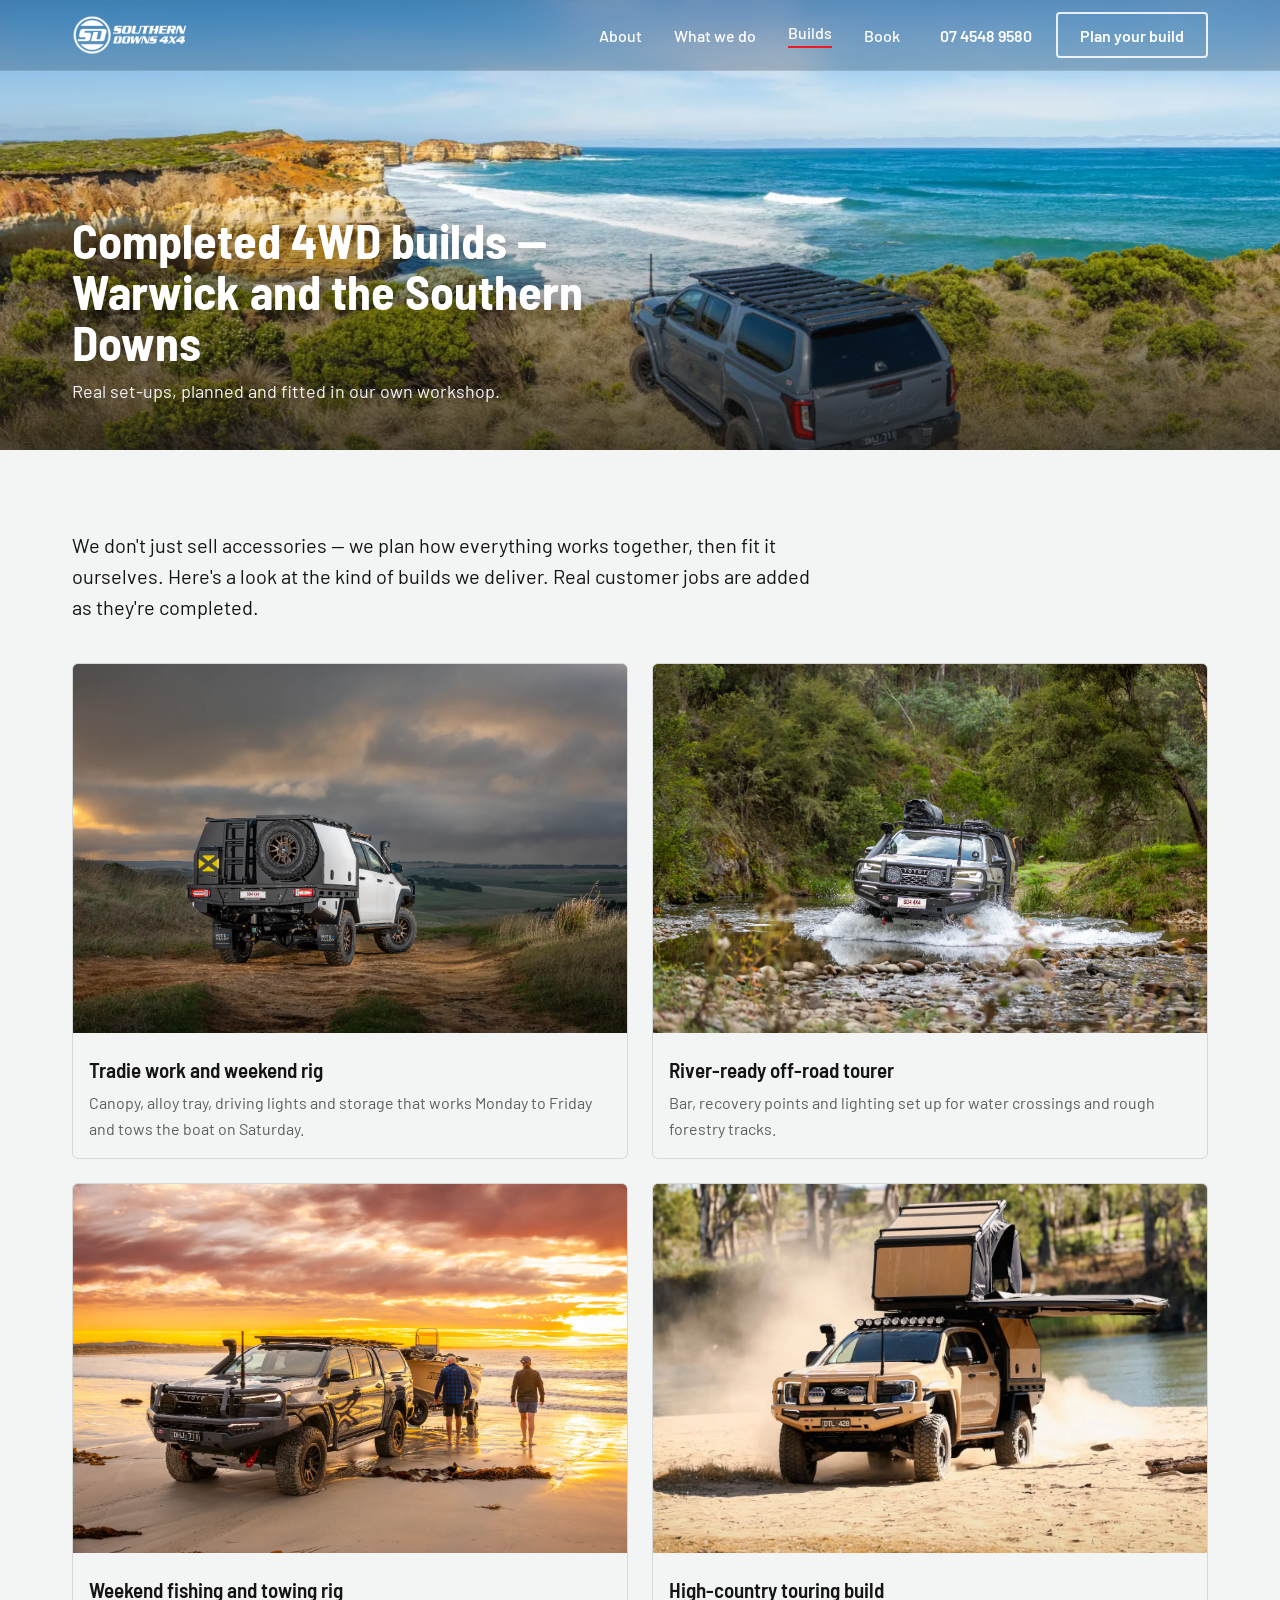
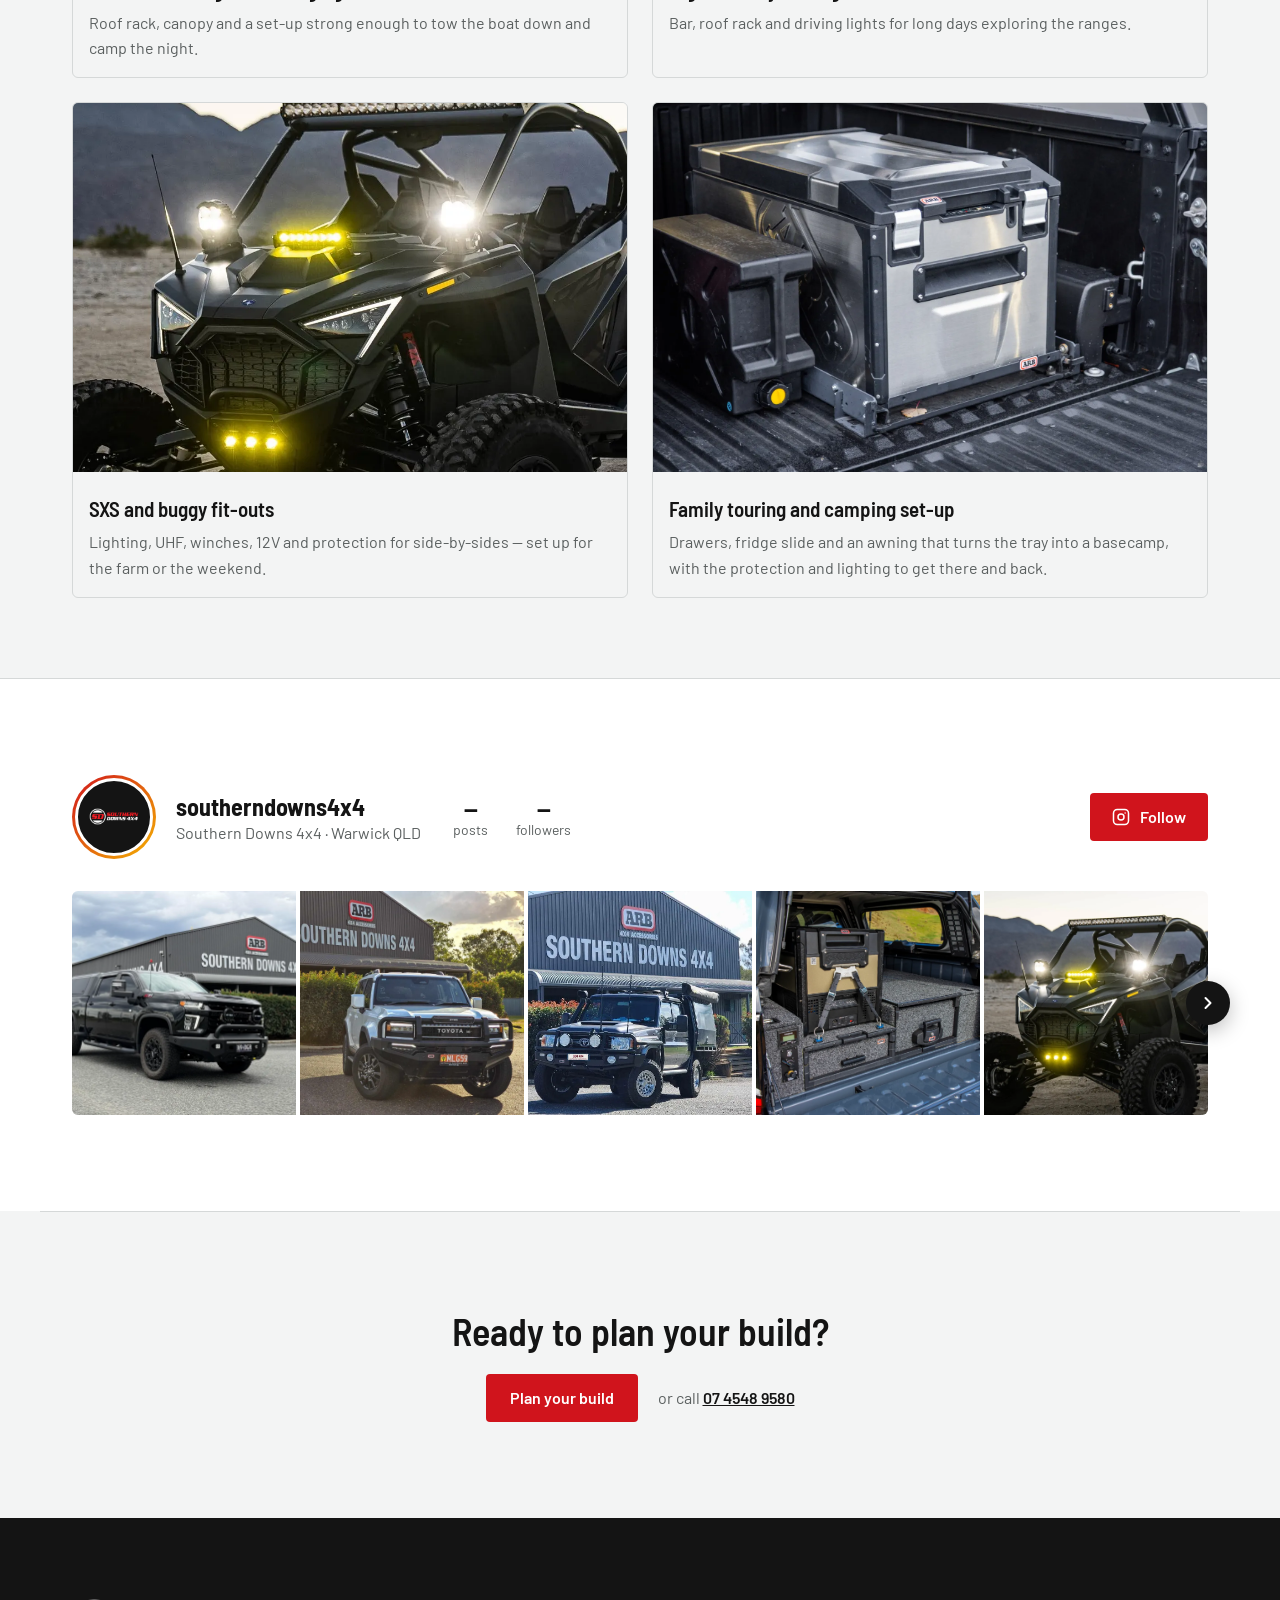
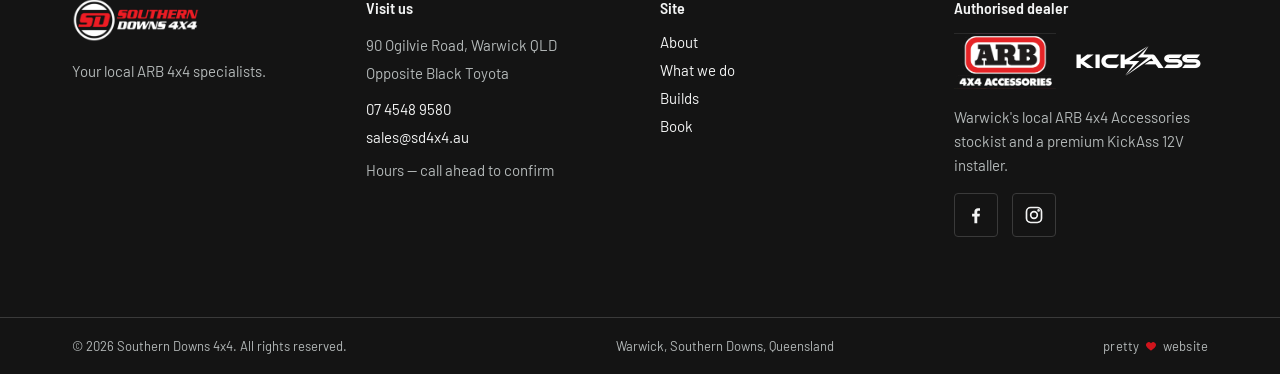
<file: builds.html>
<!DOCTYPE html>
<html lang="en-AU">
<head>
<meta charset="utf-8">
<meta name="viewport" content="width=device-width, initial-scale=1">
<title>Completed 4WD builds | Southern Downs 4x4, Warwick</title>
<meta name="description" content="Real 4WD set-ups planned and fitted by Southern Downs 4x4 in Warwick: touring rigs, tow vehicles, tradie utes, fleet vehicles and SXS buggies.">
<meta name="theme-color" content="#141414">
<meta name="geo.region" content="AU-QLD">
<meta name="geo.placename" content="Warwick">
<meta name="geo.position" content="-28.2108;152.0354">
<meta name="ICBM" content="-28.2108, 152.0354">
<link rel="canonical" href="https://sd4x4.com.au/builds">
<link rel="icon" type="image/png" href="assets/logo/sd4x4-logo.png">
<meta property="og:type" content="website">
<meta property="og:site_name" content="Southern Downs 4x4">
<meta property="og:locale" content="en_AU">
<meta property="og:title" content="Completed 4WD builds | Southern Downs 4x4, Warwick">
<meta property="og:description" content="Real 4WD set-ups planned and fitted by Southern Downs 4x4 in Warwick: touring rigs, tow vehicles, tradie utes, fleet vehicles and SXS buggies.">
<meta property="og:url" content="https://sd4x4.com.au/builds">
<meta property="og:image" content="https://sd4x4.com.au/assets/page-banners/hilux-tourer-pan.jpg">
<meta property="og:image:alt" content="Southern Downs 4x4, Warwick QLD">
<meta name="twitter:card" content="summary_large_image">
<meta name="twitter:title" content="Completed 4WD builds | Southern Downs 4x4, Warwick">
<meta name="twitter:description" content="Real 4WD set-ups planned and fitted by Southern Downs 4x4 in Warwick: touring rigs, tow vehicles, tradie utes, fleet vehicles and SXS buggies.">
<meta name="twitter:image" content="https://sd4x4.com.au/assets/page-banners/hilux-tourer-pan.jpg">
<script type="application/ld+json">{"@context":"https://schema.org","@graph":[{"@type":["AutoPartsStore","LocalBusiness"],"@id":"https://sd4x4.com.au/#business","name":"Southern Downs 4x4","alternateName":"SD4x4","description":"Warwick's local ARB 4x4 Accessories stockist and premium KickAss 12V installer. 4WD accessories, 12V systems and complete vehicle fit-outs, supplied and professionally fitted in our own workshop.","url":"https://sd4x4.com.au/","logo":"https://sd4x4.com.au/assets/logo/sd4x4-logo.png","image":["https://sd4x4.com.au/assets/hero/banner.jpg","https://sd4x4.com.au/assets/shop/workshop.jpg"],"telephone":"+61745489580","email":"sales@sd4x4.au","priceRange":"$$","address":{"@type":"PostalAddress","streetAddress":"90 Ogilvie Road","addressLocality":"Warwick","addressRegion":"QLD","postalCode":"4370","addressCountry":"AU"},"geo":{"@type":"GeoCoordinates","latitude":-28.2108,"longitude":152.0354},"hasMap":"https://www.google.com/maps/search/?api=1&query=90+Ogilvie+Road+Warwick+QLD","areaServed":[{"@type":"City","name":"Warwick"},{"@type":"AdministrativeArea","name":"Southern Downs Region, Queensland"}],"sameAs":["https://www.facebook.com/profile.php?id=61556441114252","https://www.instagram.com/southerndowns4x4/"],"brand":[{"@type":"Brand","name":"ARB"},{"@type":"Brand","name":"KickAss"},{"@type":"Brand","name":"REDARC"},{"@type":"Brand","name":"Clearview"},{"@type":"Brand","name":"GME"},{"@type":"Brand","name":"Lightforce"},{"@type":"Brand","name":"STEDI"},{"@type":"Brand","name":"MSA 4x4"},{"@type":"Brand","name":"MITS Alloy"},{"@type":"Brand","name":"Bushranger"},{"@type":"Brand","name":"Hayman Reese"},{"@type":"Brand","name":"Rhino-Rack"},{"@type":"Brand","name":"Thule"},{"@type":"Brand","name":"Warn"},{"@type":"Brand","name":"Torqit"},{"@type":"Brand","name":"Duratray"},{"@type":"Brand","name":"Tuff"},{"@type":"Brand","name":"TRED"}],"knowsAbout":["4WD accessories","ARB bull bars","Old Man Emu suspension","GVM upgrades","12V dual battery systems","Solar for 4WDs","Canopies and trays","Driving lights","Winches and recovery","Fleet vehicle fit-outs"],"potentialAction":{"@type":"ReserveAction","name":"Plan your build","target":"https://sd4x4.com.au/book"}},{"@type":"CollectionPage","@id":"https://sd4x4.com.au/builds#page","url":"https://sd4x4.com.au/builds","name":"Completed 4WD builds | Southern Downs 4x4, Warwick","description":"Real 4WD set-ups planned and fitted by Southern Downs 4x4 in Warwick: touring rigs, tow vehicles, tradie utes, fleet vehicles and SXS buggies.","inLanguage":"en-AU","isPartOf":{"@id":"https://sd4x4.com.au/#website"},"about":{"@id":"https://sd4x4.com.au/#business"},"primaryImageOfPage":{"@type":"ImageObject","url":"https://sd4x4.com.au/assets/page-banners/hilux-tourer-pan.jpg"}},{"@type":"WebSite","@id":"https://sd4x4.com.au/#website","url":"https://sd4x4.com.au/","name":"Southern Downs 4x4","publisher":{"@id":"https://sd4x4.com.au/#business"},"inLanguage":"en-AU"},{"@type":"BreadcrumbList","itemListElement":[{"@type":"ListItem","position":1,"name":"Home","item":"https://sd4x4.com.au/"},{"@type":"ListItem","position":2,"name":"Completed 4WD builds","item":"https://sd4x4.com.au/builds"}]}]}</script>
<link rel="preconnect" href="https://fonts.googleapis.com">
<link rel="preconnect" href="https://fonts.gstatic.com" crossorigin="">
<link href="https://fonts.googleapis.com/css2?family=Barlow:wght@400;500;600&amp;family=Barlow+Condensed:wght@600&amp;family=Barlow+Semi+Condensed:wght@600;700&amp;display=swap" rel="stylesheet">
<link rel="stylesheet" href="css/site.css">
<script defer src="js/site.js"></script>
</head>
<body class="page-builds">
<a href="#main" class="sr-only">Skip to content</a>
<div data-ref="rootRef" class="u185">

<header class="site-header">
  <div class="u186">
    <a href="./" aria-label="Southern Downs 4x4 home" class="u3">
      <img src="img/logo/southern-downs-4x4-logo.png" alt="Southern Downs 4x4 logo" width="600" height="207" decoding="async" class="site-logo">
    </a>
    <div class="dc-if only-desktop">
      <div class="u187">
        <nav class="u188">
          <a href="about" class="nav-link u6">About</a>
          <a href="what-we-do" class="nav-link u6">What we do</a>
          <a href="builds" class="nav-link is-active u6">Builds</a>
          <a href="book" class="nav-link u6">Book</a>
        </nav>
        <div class="u7">
          <a href="tel:0745489580" class="nav-link nav-phone u6">07 4548 9580</a>
          <a href="book" class="nav-cta u8">Plan your build</a>
        </div>
      </div>
    </div>
    <div class="dc-if only-mobile">
      <div class="u9">
        <a href="tel:0745489580" aria-label="Call the shop" class="icon-btn">
          <svg width="20" height="20" viewBox="0 0 24 24" fill="none" stroke="currentColor" stroke-width="2" stroke-linecap="round" stroke-linejoin="round"><path d="M22 16.92v3a2 2 0 0 1-2.18 2 19.79 19.79 0 0 1-8.63-3.07 19.5 19.5 0 0 1-6-6 19.79 19.79 0 0 1-3.07-8.67A2 2 0 0 1 4.11 2h3a2 2 0 0 1 2 1.72c.127.96.361 1.903.7 2.81a2 2 0 0 1-.45 2.11L8.09 9.91a16 16 0 0 0 6 6l1.27-1.27a2 2 0 0 1 2.11-.45c.907.339 1.85.573 2.81.7A2 2 0 0 1 22 16.92z"></path></svg>
        </a>
        <button aria-label="Open menu" data-on="toggleMenu" class="icon-btn" aria-expanded="false" aria-controls="mobile-menu">
          <svg width="22" height="22" viewBox="0 0 24 24" fill="none" stroke="currentColor" stroke-width="2" stroke-linecap="round"><line x1="3" y1="6" x2="21" y2="6"></line><line x1="3" y1="12" x2="21" y2="12"></line><line x1="3" y1="18" x2="21" y2="18"></line></svg>
        </button>
      </div>
    </div>
  </div>
</header>

<div data-menu="1" data-open="0" class="mobile-menu" id="mobile-menu" role="dialog" aria-label="Site menu">
  <div class="u10">
    <img src="img/logo/southern-downs-4x4-logo.png" alt="Southern Downs 4x4 logo" width="600" height="207" decoding="async" loading="lazy" class="u11">
    <button aria-label="Close menu" data-on="closeMenu" class="u12"><svg width="22" height="22" viewBox="0 0 24 24" fill="none" stroke="currentColor" stroke-width="2" stroke-linecap="round"><line x1="18" y1="6" x2="6" y2="18"></line><line x1="6" y1="6" x2="18" y2="18"></line></svg></button>
  </div>
  <nav class="u13">
    <a data-mlink="1" href="about" class="u14">
      <span class="u15">01</span>
      <span class="u16">About</span>
    </a>
    <a data-mlink="1" href="what-we-do" class="u17">
      <span class="u15">02</span>
      <span class="u16">What we do</span>
    </a>
    <a data-mlink="1" href="builds" class="u18">
      <span class="u15">03</span>
      <span class="u16">Builds</span>
    </a>
    <a data-mlink="1" href="book" class="u19">
      <span class="u15">04</span>
      <span class="u16">Book</span>
    </a>
  </nav>
  <div data-mlink="1" class="u20">
    <a href="tel:0745489580" class="u21">07 4548 9580</a>
    <span class="u22">90 Ogilvie Road, Warwick QLD — opposite Black Toyota</span>
    <div class="u23">
      <a href="book" class="u24">Plan your build</a>
      <a href="https://www.facebook.com/profile.php?id=61556441114252" target="_blank" rel="noopener" aria-label="Facebook" class="u25"><svg width="20" height="20" viewBox="0 0 24 24" fill="currentColor"><path d="M13.5 22v-8.2h2.8l.4-3.3h-3.2V8.4c0-.9.3-1.6 1.6-1.6h1.7V3.9c-.3 0-1.3-.1-2.5-.1-2.5 0-4.2 1.5-4.2 4.3v2.4H7.3v3.3h2.8V22h3.4z"></path></svg></a>
      <a href="https://www.instagram.com/southerndowns4x4/" target="_blank" rel="noopener" aria-label="Instagram" class="u25"><svg width="20" height="20" viewBox="0 0 24 24" fill="none" stroke="currentColor" stroke-width="2" stroke-linecap="round" stroke-linejoin="round"><rect x="3" y="3" width="18" height="18" rx="5"></rect><circle cx="12" cy="12" r="4"></circle><circle cx="17.5" cy="6.5" r="0.6" fill="currentColor"></circle></svg></a>
    </div>
  </div>
</div>

<main id="main">

<div class="dc-if" data-if="hasSelection" hidden="">
<article>
  <section class="u295">
    <div class="dc-if" data-if="isTradie" hidden=""><img src="img/builds/toyota-hilux-tradie-canopy-tray-build.webp" alt="Toyota Hilux with canopy and tray set up for trade and weekend use" data-parallax="0.16" width="1600" height="1067" decoding="async" loading="lazy" class="u190"></div>
    <div class="dc-if" data-if="isRiver" hidden=""><img src="img/builds/toyota-hilux-arb-bull-bar-river-crossing.webp" alt="Toyota Hilux with ARB bar crossing a river" data-parallax="0.16" width="1600" height="1067" decoding="async" loading="lazy" class="u190"></div>
    <div class="dc-if" data-if="isFishing" hidden=""><img src="img/builds/toyota-hilux-towing-boat-beach-sunset.webp" alt="Toyota Hilux towing a boat on a beach at sunset" data-parallax="0.16" width="1600" height="1067" decoding="async" loading="lazy" class="u190"></div>
    <div class="dc-if" data-if="isHighcountry" hidden=""><img src="img/builds/ford-ranger-arb-bull-bar-roof-rack-high-country.webp" alt="Ford Ranger with ARB bar overlooking the high country" data-parallax="0.16" width="1416" height="1133" decoding="async" loading="lazy" class="u190"></div>
    <div class="dc-if" data-if="isSxs" hidden=""><img src="img/builds/sxs-side-by-side-buggy-light-bar-fitout.webp" alt="Side-by-side buggy with light bar and driving lights fitted" data-parallax="0.16" width="998" height="1000" decoding="async" loading="lazy" class="u296"></div>
    <div class="dc-if" data-if="isCamping" hidden=""><img src="img/services/ford-ranger-camping-canopy-river-crossing.webp" alt="Ford Ranger with camping canopy crossing a river" data-parallax="0.16" width="1500" height="1000" decoding="async" loading="lazy" class="u190"></div>
    <div class="u297"></div>
    <div class="u192">
      <h1 data-anim="1" class="u298"><span data-text="selectedTitle"></span></h1>
    </div>
  </section>

  <section class="u299">
    <button data-on="clearSelection" class="u300">← All builds</button>
    <p class="u301"><span data-text="selectedStory"></span></p>
  </section>

  <section class="u302">
    <h2 class="u303">What's fitted</h2>
    <div class="u304">
      <div class="dc-if" data-if="isTradie" hidden="">
        <div><h3 class="u305">Protection</h3><p class="u306">ARB bull bar, side steps</p></div>
        <div><h3 class="u305">Storage</h3><p class="u306">Canopy, MITS Alloy tray</p></div>
        <div><h3 class="u305">Lighting</h3><p class="u306">Driving lights, work lights</p></div>
        <div><h3 class="u305">Suspension</h3><p class="u306">Heavy-duty suspension for load</p></div>
      </div>
      <div class="dc-if" data-if="isRiver" hidden="">
        <div><h3 class="u305">Protection</h3><p class="u306">ARB bull bar, underbody protection</p></div>
        <div><h3 class="u305">Recovery</h3><p class="u306">Recovery points, winch-ready mount</p></div>
        <div><h3 class="u305">Lighting</h3><p class="u306">Driving lights</p></div>
        <div><h3 class="u305">Suspension</h3><p class="u306">Off-road suspension upgrade</p></div>
      </div>
      <div class="dc-if" data-if="isFishing" hidden="">
        <div><h3 class="u305">Storage</h3><p class="u306">Canopy, roof rack</p></div>
        <div><h3 class="u305">Towing</h3><p class="u306">Tow bar, weight-distribution set-up</p></div>
        <div><h3 class="u305">Lighting</h3><p class="u306">Driving lights</p></div>
        <div><h3 class="u305">Protection</h3><p class="u306">ARB bull bar</p></div>
      </div>
      <div class="dc-if" data-if="isHighcountry" hidden="">
        <div><h3 class="u305">Protection</h3><p class="u306">ARB bull bar, underbody plates</p></div>
        <div><h3 class="u305">Storage</h3><p class="u306">Roof rack</p></div>
        <div><h3 class="u305">Lighting</h3><p class="u306">Driving lights</p></div>
        <div><h3 class="u305">Recovery</h3><p class="u306">Recovery points</p></div>
      </div>
      <div class="dc-if" data-if="isSxs" hidden="">
        <div><h3 class="u305">Lighting</h3><p class="u306">Roof light bar, driving lights, work lights</p></div>
        <div><h3 class="u305">12V</h3><p class="u306">Accessory wiring, switch panel, USB and power outlets</p></div>
        <div><h3 class="u305">Comms and recovery</h3><p class="u306">UHF radio, winch</p></div>
        <div><h3 class="u305">Protection</h3><p class="u306">Bumper, skid plates, doors and roof</p></div>
      </div>
      <div class="dc-if" data-if="isCamping" hidden="">
        <div><h3 class="u305">Storage</h3><p class="u306">Drawers, fridge slide</p></div>
        <div><h3 class="u305">Camping</h3><p class="u306">Awning, rooftop storage</p></div>
        <div><h3 class="u305">Protection</h3><p class="u306">ARB bull bar</p></div>
        <div><h3 class="u305">Lighting</h3><p class="u306">Driving lights</p></div>
      </div>
    </div>
    <div class="u307">
      <a href="book" class="u230">Plan a build like this</a>
    </div>
  </section>
</article>
</div>

<div class="dc-if" data-if="isGalleryView">
<section class="u189">
  <img src="img/banners/toyota-hilux-towing-boat-beach-panorama.webp" alt="Toyota Hilux towing a boat on a beach at sunset" data-parallax="0.16" width="2200" height="699" decoding="async" fetchpriority="high" class="u190">
  <div class="u191"></div>
  <div class="u192">
    <h1 data-anim="1" class="u193">Completed 4WD builds — Warwick and the Southern Downs</h1>
    <p data-anim="1" class="u308">Real set-ups, planned and fitted in our own workshop.</p>
  </div>
</section>

<section class="u309">
  <p class="u301">We don't just sell accessories — we plan how everything works together, then fit it ourselves. Here's a look at the kind of builds we deliver. Real customer jobs are added as they're completed.</p>
  <div class="u310">
    <a data-on="selectTradie" class="u311">
      <div class="u312">
        <img src="img/builds/toyota-hilux-tradie-canopy-tray-build.webp" alt="Toyota Hilux with canopy and tray set up for trade and weekend use" loading="lazy" width="1600" height="1067" decoding="async" class="u210">
      </div>
      <div class="u313">
        <h3 class="u314">Tradie work and weekend rig</h3>
        <p class="u315">Canopy, alloy tray, driving lights and storage that works Monday to Friday and tows the boat on Saturday.</p>
      </div>
    </a>
    <a data-on="selectRiver" class="u311">
      <div class="u312">
        <img src="img/builds/toyota-hilux-arb-bull-bar-river-crossing.webp" alt="Toyota Hilux with ARB bar crossing a river on a forest track" loading="lazy" width="1600" height="1067" decoding="async" class="u210">
      </div>
      <div class="u313">
        <h3 class="u314">River-ready off-road tourer</h3>
        <p class="u315">Bar, recovery points and lighting set up for water crossings and rough forestry tracks.</p>
      </div>
    </a>
    <a data-on="selectFishing" class="u311">
      <div class="u312">
        <img src="img/builds/toyota-hilux-towing-boat-beach-sunset.webp" alt="Toyota Hilux towing a boat on a beach at sunset" loading="lazy" width="1600" height="1067" decoding="async" class="u210">
      </div>
      <div class="u313">
        <h3 class="u314">Weekend fishing and towing rig</h3>
        <p class="u315">Roof rack, canopy and a set-up strong enough to tow the boat down and camp the night.</p>
      </div>
    </a>
    <a data-on="selectHighcountry" class="u311">
      <div class="u312">
        <img src="img/builds/ford-ranger-arb-bull-bar-roof-rack-high-country.webp" alt="Ford Ranger with ARB bar overlooking the high country" loading="lazy" width="1416" height="1133" decoding="async" class="u210">
      </div>
      <div class="u313">
        <h3 class="u314">High-country touring build</h3>
        <p class="u315">Bar, roof rack and driving lights for long days exploring the ranges.</p>
      </div>
    </a>
    <a data-on="selectSxs" class="u311">
      <div class="u312">
        <img src="img/builds/sxs-side-by-side-buggy-light-bar-fitout.webp" alt="Side-by-side buggy with light bar and driving lights fitted" loading="lazy" width="998" height="1000" decoding="async" class="u316">
      </div>
      <div class="u313">
        <h3 class="u314">SXS and buggy fit-outs</h3>
        <p class="u315">Lighting, UHF, winches, 12V and protection for side-by-sides — set up for the farm or the weekend.</p>
      </div>
    </a>
    <a data-on="selectCamping" class="u311">
      <div class="u312">
        <img src="img/services/ford-ranger-camping-canopy-river-crossing.webp" alt="Ford Ranger with camping canopy crossing a river" loading="lazy" width="1500" height="1000" decoding="async" class="u210">
      </div>
      <div class="u313">
        <h3 class="u314">Family touring and camping set-up</h3>
        <p class="u315">Drawers, fridge slide and an awning that turns the tray into a basecamp, with the protection and lighting to get there and back.</p>
      </div>
    </a>
  </div>
</section>
</div>

<section class="u122">
  <div class="u317">
    <div class="u318">
      <div class="u319"><div class="u320"><img src="img/logo/southern-downs-4x4-logo-white.png" alt="Southern Downs 4x4" width="600" height="207" decoding="async" loading="lazy" class="u321"></div></div>
      <div>
        <p class="u322">southerndowns4x4</p>
        <p class="u323">Southern Downs 4x4 · Warwick QLD</p>
      </div>
      <div class="u324">
        <div class="u325"><p class="u326"><span data-text="igPosts">—</span></p><p class="u327">posts</p></div>
        <div class="u325"><p class="u326"><span data-text="igFollowers">—</span></p><p class="u327">followers</p></div>
      </div>
    </div>
    <a href="https://www.instagram.com/southerndowns4x4/" target="_blank" rel="noopener" class="u328"><svg width="18" height="18" viewBox="0 0 24 24" fill="none" stroke="currentColor" stroke-width="2" stroke-linecap="round" stroke-linejoin="round" aria-hidden="true"><rect x="2" y="2" width="20" height="20" rx="5"></rect><circle cx="12" cy="12" r="4"></circle><circle cx="17.5" cy="6.5" r="1" fill="currentColor" stroke="none"></circle></svg> Follow</a>
  </div>
  <div class="u329">
    <div data-ref="igRailRef" class="u330">
        <a href="https://www.instagram.com/southerndowns4x4/" target="_blank" rel="noopener" data-ig-tile="1" class="u331">
          <img src="img/workshop/chevrolet-silverado-stedi-lights-bull-bar-warwick.webp" alt="Silverado with STEDI lights and bull bar outside Southern Downs 4x4" loading="lazy" width="1200" height="900" decoding="async" class="u332">
          <div data-ig-overlay="1" class="u333"><svg width="18" height="18" viewBox="0 0 24 24" fill="none" stroke="currentColor" stroke-width="2" stroke-linecap="round" stroke-linejoin="round" aria-hidden="true"><rect x="2" y="2" width="20" height="20" rx="5"></rect><circle cx="12" cy="12" r="4"></circle><circle cx="17.5" cy="6.5" r="1" fill="currentColor" stroke="none"></circle></svg></div>
        </a>
        <a href="https://www.instagram.com/southerndowns4x4/" target="_blank" rel="noopener" data-ig-tile="1" class="u331">
          <img src="img/workshop/toyota-prado-southern-downs-4x4-shopfront.webp" alt="Toyota Prado with ARB bull bar at the shopfront" loading="lazy" width="1440" height="1080" decoding="async" class="u332">
          <div data-ig-overlay="1" class="u333"><svg width="18" height="18" viewBox="0 0 24 24" fill="none" stroke="currentColor" stroke-width="2" stroke-linecap="round" stroke-linejoin="round" aria-hidden="true"><rect x="2" y="2" width="20" height="20" rx="5"></rect><circle cx="12" cy="12" r="4"></circle><circle cx="17.5" cy="6.5" r="1" fill="currentColor" stroke="none"></circle></svg></div>
        </a>
        <a href="https://www.instagram.com/southerndowns4x4/" target="_blank" rel="noopener" data-ig-tile="1" class="u331">
          <img src="img/workshop/toyota-landcruiser-southern-downs-4x4-shopfront.webp" alt="LandCruiser 79 canopy and tray fit-out" loading="lazy" width="1437" height="810" decoding="async" class="u332">
          <div data-ig-overlay="1" class="u333"><svg width="18" height="18" viewBox="0 0 24 24" fill="none" stroke="currentColor" stroke-width="2" stroke-linecap="round" stroke-linejoin="round" aria-hidden="true"><rect x="2" y="2" width="20" height="20" rx="5"></rect><circle cx="12" cy="12" r="4"></circle><circle cx="17.5" cy="6.5" r="1" fill="currentColor" stroke="none"></circle></svg></div>
        </a>
        <a href="https://www.instagram.com/southerndowns4x4/" target="_blank" rel="noopener" data-ig-tile="1" class="u331">
          <img src="img/services/arb-drawer-fridge-complete-ute-fitout.webp" alt="ARB drawer and fridge fit-out" loading="lazy" width="1600" height="1067" decoding="async" class="u332">
          <div data-ig-overlay="1" class="u333"><svg width="18" height="18" viewBox="0 0 24 24" fill="none" stroke="currentColor" stroke-width="2" stroke-linecap="round" stroke-linejoin="round" aria-hidden="true"><rect x="2" y="2" width="20" height="20" rx="5"></rect><circle cx="12" cy="12" r="4"></circle><circle cx="17.5" cy="6.5" r="1" fill="currentColor" stroke="none"></circle></svg></div>
        </a>
        <a href="https://www.instagram.com/southerndowns4x4/" target="_blank" rel="noopener" data-ig-tile="1" class="u331">
          <img src="img/builds/sxs-side-by-side-buggy-light-bar-fitout.webp" alt="Side-by-side with light bar fitted" loading="lazy" width="998" height="1000" decoding="async" class="u332">
          <div data-ig-overlay="1" class="u333"><svg width="18" height="18" viewBox="0 0 24 24" fill="none" stroke="currentColor" stroke-width="2" stroke-linecap="round" stroke-linejoin="round" aria-hidden="true"><rect x="2" y="2" width="20" height="20" rx="5"></rect><circle cx="12" cy="12" r="4"></circle><circle cx="17.5" cy="6.5" r="1" fill="currentColor" stroke="none"></circle></svg></div>
        </a>
        <a href="https://www.instagram.com/southerndowns4x4/" target="_blank" rel="noopener" data-ig-tile="1" class="u331">
          <img src="img/services/kickass-12v-inverters-dual-battery-system.webp" alt="KickAss 12V inverters" loading="lazy" width="860" height="650" decoding="async" class="u332">
          <div data-ig-overlay="1" class="u333"><svg width="18" height="18" viewBox="0 0 24 24" fill="none" stroke="currentColor" stroke-width="2" stroke-linecap="round" stroke-linejoin="round" aria-hidden="true"><rect x="2" y="2" width="20" height="20" rx="5"></rect><circle cx="12" cy="12" r="4"></circle><circle cx="17.5" cy="6.5" r="1" fill="currentColor" stroke="none"></circle></svg></div>
        </a>
        <a href="https://www.instagram.com/southerndowns4x4/" target="_blank" rel="noopener" data-ig-tile="1" class="u331">
          <img src="img/builds/toyota-hilux-arb-bull-bar-river-crossing.webp" alt="Hilux river crossing" loading="lazy" width="1600" height="1067" decoding="async" class="u332">
          <div data-ig-overlay="1" class="u333"><svg width="18" height="18" viewBox="0 0 24 24" fill="none" stroke="currentColor" stroke-width="2" stroke-linecap="round" stroke-linejoin="round" aria-hidden="true"><rect x="2" y="2" width="20" height="20" rx="5"></rect><circle cx="12" cy="12" r="4"></circle><circle cx="17.5" cy="6.5" r="1" fill="currentColor" stroke="none"></circle></svg></div>
        </a>
        <a href="https://www.instagram.com/southerndowns4x4/" target="_blank" rel="noopener" data-ig-tile="1" class="u331">
          <img src="img/services/warn-winch-bull-bar-recovery.webp" alt="Winch fitted to a bull bar" loading="lazy" width="1200" height="800" decoding="async" class="u332">
          <div data-ig-overlay="1" class="u333"><svg width="18" height="18" viewBox="0 0 24 24" fill="none" stroke="currentColor" stroke-width="2" stroke-linecap="round" stroke-linejoin="round" aria-hidden="true"><rect x="2" y="2" width="20" height="20" rx="5"></rect><circle cx="12" cy="12" r="4"></circle><circle cx="17.5" cy="6.5" r="1" fill="currentColor" stroke="none"></circle></svg></div>
        </a>
        <a href="https://www.instagram.com/southerndowns4x4/" target="_blank" rel="noopener" data-ig-tile="1" class="u331">
          <img src="img/workshop/southern-downs-4x4-workshop-ogilvie-road-warwick.webp" alt="Southern Downs 4x4 workshop, Warwick" loading="lazy" width="960" height="720" decoding="async" class="u332">
          <div data-ig-overlay="1" class="u333"><svg width="18" height="18" viewBox="0 0 24 24" fill="none" stroke="currentColor" stroke-width="2" stroke-linecap="round" stroke-linejoin="round" aria-hidden="true"><rect x="2" y="2" width="20" height="20" rx="5"></rect><circle cx="12" cy="12" r="4"></circle><circle cx="17.5" cy="6.5" r="1" fill="currentColor" stroke="none"></circle></svg></div>
        </a>
        <a href="https://www.instagram.com/southerndowns4x4/" target="_blank" rel="noopener" data-ig-tile="1" class="u331">
          <img src="img/builds/toyota-hilux-towing-boat-beach-sunset.webp" alt="Hilux towing on the beach at sunset" loading="lazy" width="1600" height="1067" decoding="async" class="u332">
          <div data-ig-overlay="1" class="u333"><svg width="18" height="18" viewBox="0 0 24 24" fill="none" stroke="currentColor" stroke-width="2" stroke-linecap="round" stroke-linejoin="round" aria-hidden="true"><rect x="2" y="2" width="20" height="20" rx="5"></rect><circle cx="12" cy="12" r="4"></circle><circle cx="17.5" cy="6.5" r="1" fill="currentColor" stroke="none"></circle></svg></div>
        </a>
    </div>
    <button aria-label="Show more posts" data-on="igNext" class="u334"><svg width="20" height="20" viewBox="0 0 24 24" fill="none" stroke="currentColor" stroke-width="2.4" stroke-linecap="round" stroke-linejoin="round"><path d="M9 6l6 6-6 6"></path></svg></button>
  </div>
</section>

<section class="u335">
  <h2 class="u228">Ready to plan your build?</h2>
  <div class="u229">
    <a href="book" class="u230">Plan your build</a>
    <span class="u129">or call <a href="tel:0745489580" class="u231">07 4548 9580</a></span>
  </div>
</section>

</main>

<footer class="u68">
  <div class="u232">
    <div>
      <img src="img/logo/southern-downs-4x4-logo-white.png" alt="Southern Downs 4x4" width="600" height="207" decoding="async" loading="lazy" class="u161">
      <p class="u162">Your local ARB 4x4 specialists.</p>
    </div>
    <div>
      <h3 class="u163">Visit us</h3>
      <p class="u164">90 Ogilvie Road, Warwick QLD</p>
      <p class="u165">Opposite Black Toyota</p>
      <p class="u166"><a href="tel:0745489580" class="u167">07 4548 9580</a></p>
      <p class="u168"><a href="mailto:sales@sd4x4.au" class="u167">sales@sd4x4.au</a></p>
      <p class="u169">Hours — call ahead to confirm</p>
    </div>
    <div>
      <h3 class="u163">Site</h3>
      <div class="u170">
        <a href="about" class="u171">About</a>
        <a href="what-we-do" class="u171">What we do</a>
        <a href="builds" class="u171">Builds</a>
        <a href="book" class="u171">Book</a>
      </div>
    </div>
    <div>
      <h3 class="u163">Authorised dealer</h3>
      <div class="u172"><img src="img/logo/arb-4x4-accessories-logo.png" alt="ARB 4x4 Accessories" width="500" height="274" decoding="async" loading="lazy" class="u173"><img src="img/logo/kickass-products-logo.png" alt="KickAss" width="500" height="120" decoding="async" loading="lazy" class="u174"></div>
      <p class="u175">Warwick's local ARB 4x4 Accessories stockist and a premium KickAss 12V installer.</p>
      <div class="u176">
        <a href="https://www.facebook.com/profile.php?id=61556441114252" target="_blank" rel="noopener" aria-label="Southern Downs 4x4 on Facebook" class="u177">
          <svg width="20" height="20" viewBox="0 0 24 24" fill="currentColor"><path d="M13.5 22v-8.2h2.8l.4-3.3h-3.2V8.4c0-.9.3-1.6 1.6-1.6h1.7V3.9c-.3 0-1.3-.1-2.5-.1-2.5 0-4.2 1.5-4.2 4.3v2.4H7.3v3.3h2.8V22h3.4z"></path></svg>
        </a>
        <a href="https://www.instagram.com/southerndowns4x4/" target="_blank" rel="noopener" aria-label="Southern Downs 4x4 on Instagram" class="u177">
          <svg width="20" height="20" viewBox="0 0 24 24" fill="none" stroke="currentColor" stroke-width="2" stroke-linecap="round" stroke-linejoin="round"><rect x="3" y="3" width="18" height="18" rx="5"></rect><circle cx="12" cy="12" r="4"></circle><circle cx="17.5" cy="6.5" r="0.6" fill="currentColor"></circle></svg>
        </a>
      </div>
    </div>
  </div>
  <div class="u233">
    <div class="u234">
      <span>© 2026 Southern Downs 4x4. All rights reserved.</span>
      <span>Warwick, Southern Downs, Queensland</span>
      <a href="https://pretty.com.au" target="_blank" rel="noopener" class="u180"><span>pretty</span><svg data-anim="1" width="12" height="12" viewBox="0 0 24 24" fill="#D0141C" aria-hidden="true" class="u181"><path d="M12 21s-7.5-4.6-9.6-9.1C1 8.6 2.9 4.9 6.5 4.3c2-.3 3.9.6 5.5 2.4 1.6-1.8 3.5-2.7 5.5-2.4 3.6.6 5.5 4.3 4.1 7.6C19.5 16.4 12 21 12 21z"></path></svg><span>website</span></a>
    </div>
  </div>
</footer>

<div class="dc-if only-mobile">
  <div class="u182">
    <a href="tel:0745489580" class="u183">
      <svg width="18" height="18" viewBox="0 0 24 24" fill="none" stroke="currentColor" stroke-width="2" stroke-linecap="round" stroke-linejoin="round"><path d="M22 16.92v3a2 2 0 0 1-2.18 2 19.79 19.79 0 0 1-8.63-3.07 19.5 19.5 0 0 1-6-6 19.79 19.79 0 0 1-3.07-8.67A2 2 0 0 1 4.11 2h3a2 2 0 0 1 2 1.72c.127.96.361 1.903.7 2.81a2 2 0 0 1-.45 2.11L8.09 9.91a16 16 0 0 0 6 6l1.27-1.27a2 2 0 0 1 2.11-.45c.907.339 1.85.573 2.81.7A2 2 0 0 1 22 16.92z"></path></svg>
      Call
    </a>
    <a href="book" class="u184">
      <svg width="18" height="18" viewBox="0 0 24 24" fill="none" stroke="currentColor" stroke-width="2" stroke-linecap="round" stroke-linejoin="round"><path d="M12 20h9"></path><path d="M16.5 3.5a2.12 2.12 0 0 1 3 3L7 19l-4 1 1-4Z"></path></svg>
      Plan your build
    </a>
    <a href="https://www.google.com/maps/dir/?api=1&amp;destination=90+Ogilvie+Road+Warwick+QLD" target="_blank" rel="noopener" class="u183">
      <svg width="18" height="18" viewBox="0 0 24 24" fill="none" stroke="currentColor" stroke-width="2" stroke-linecap="round" stroke-linejoin="round"><path d="M21 10c0 7-9 13-9 13s-9-6-9-13a9 9 0 1 1 18 0z"></path><circle cx="12" cy="10" r="3"></circle></svg>
      Directions
    </a>
  </div>
</div>

</div>
</body>
</html>
</file>
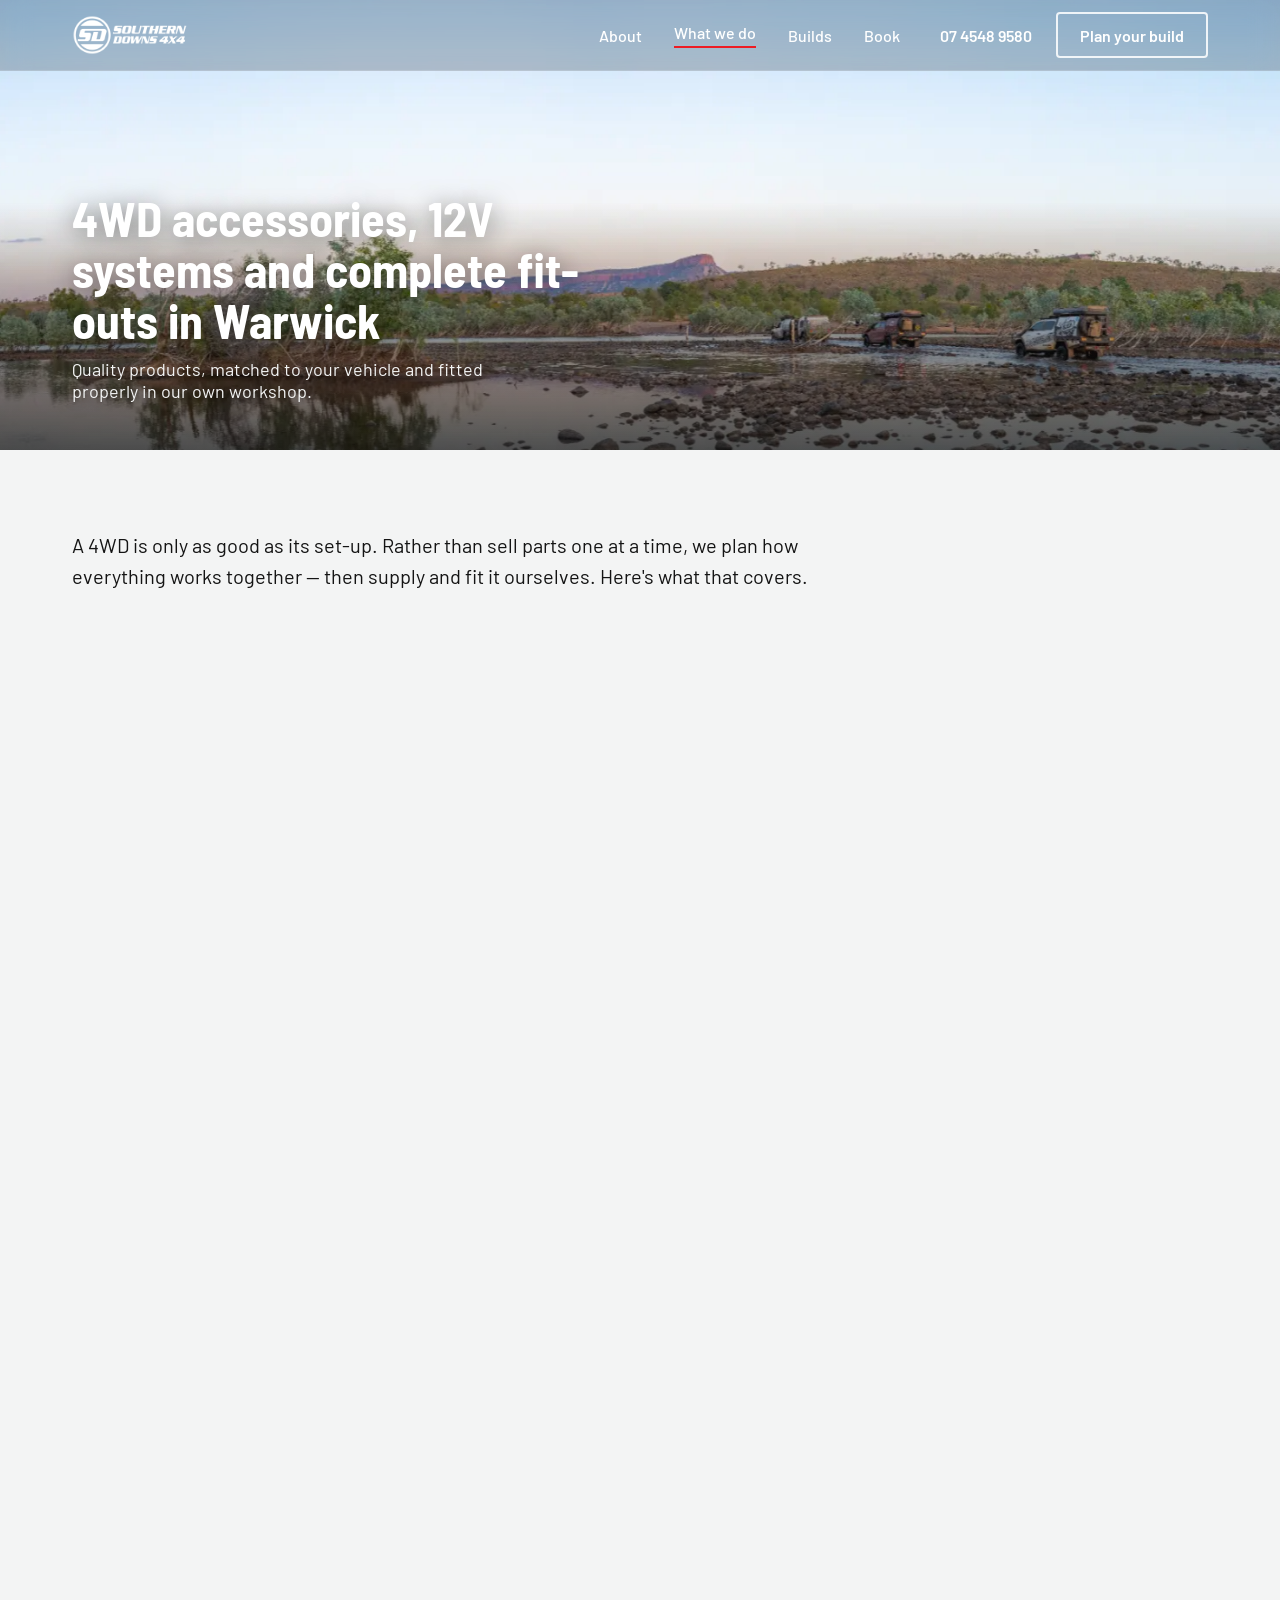
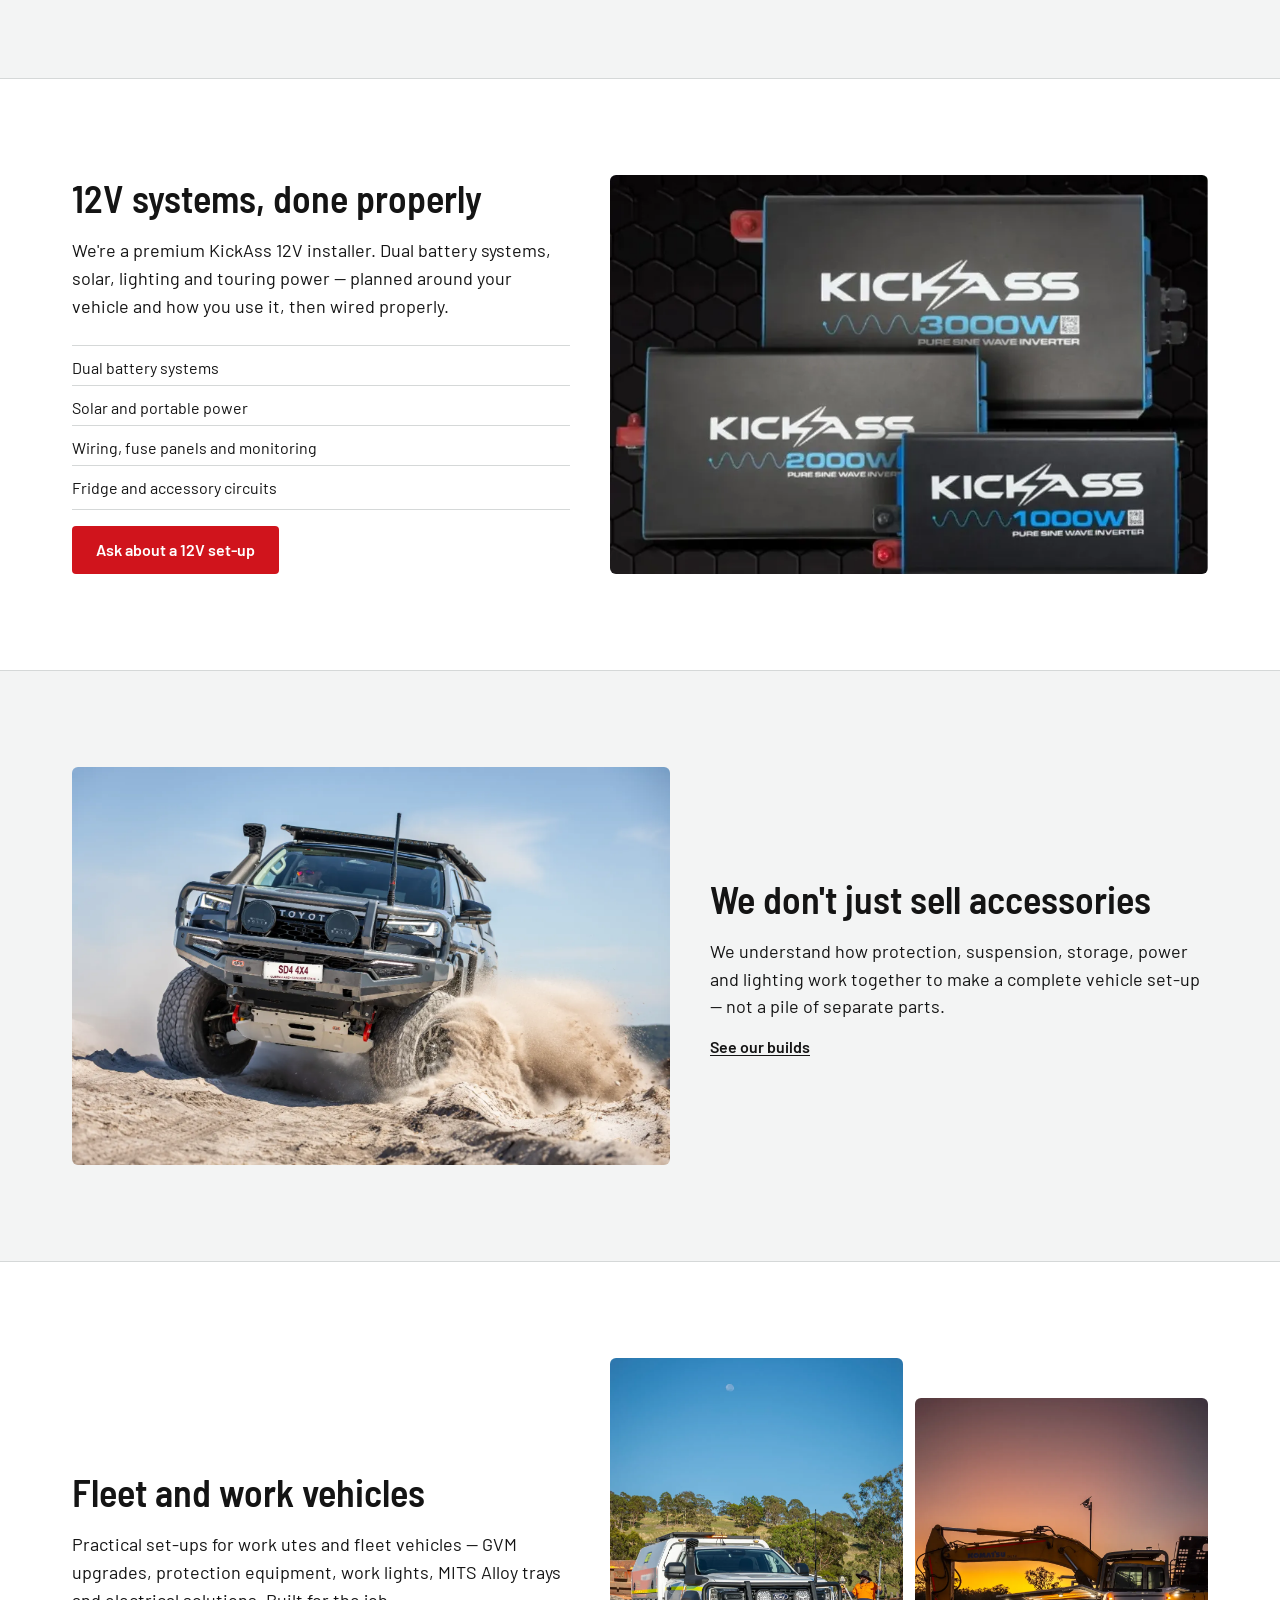
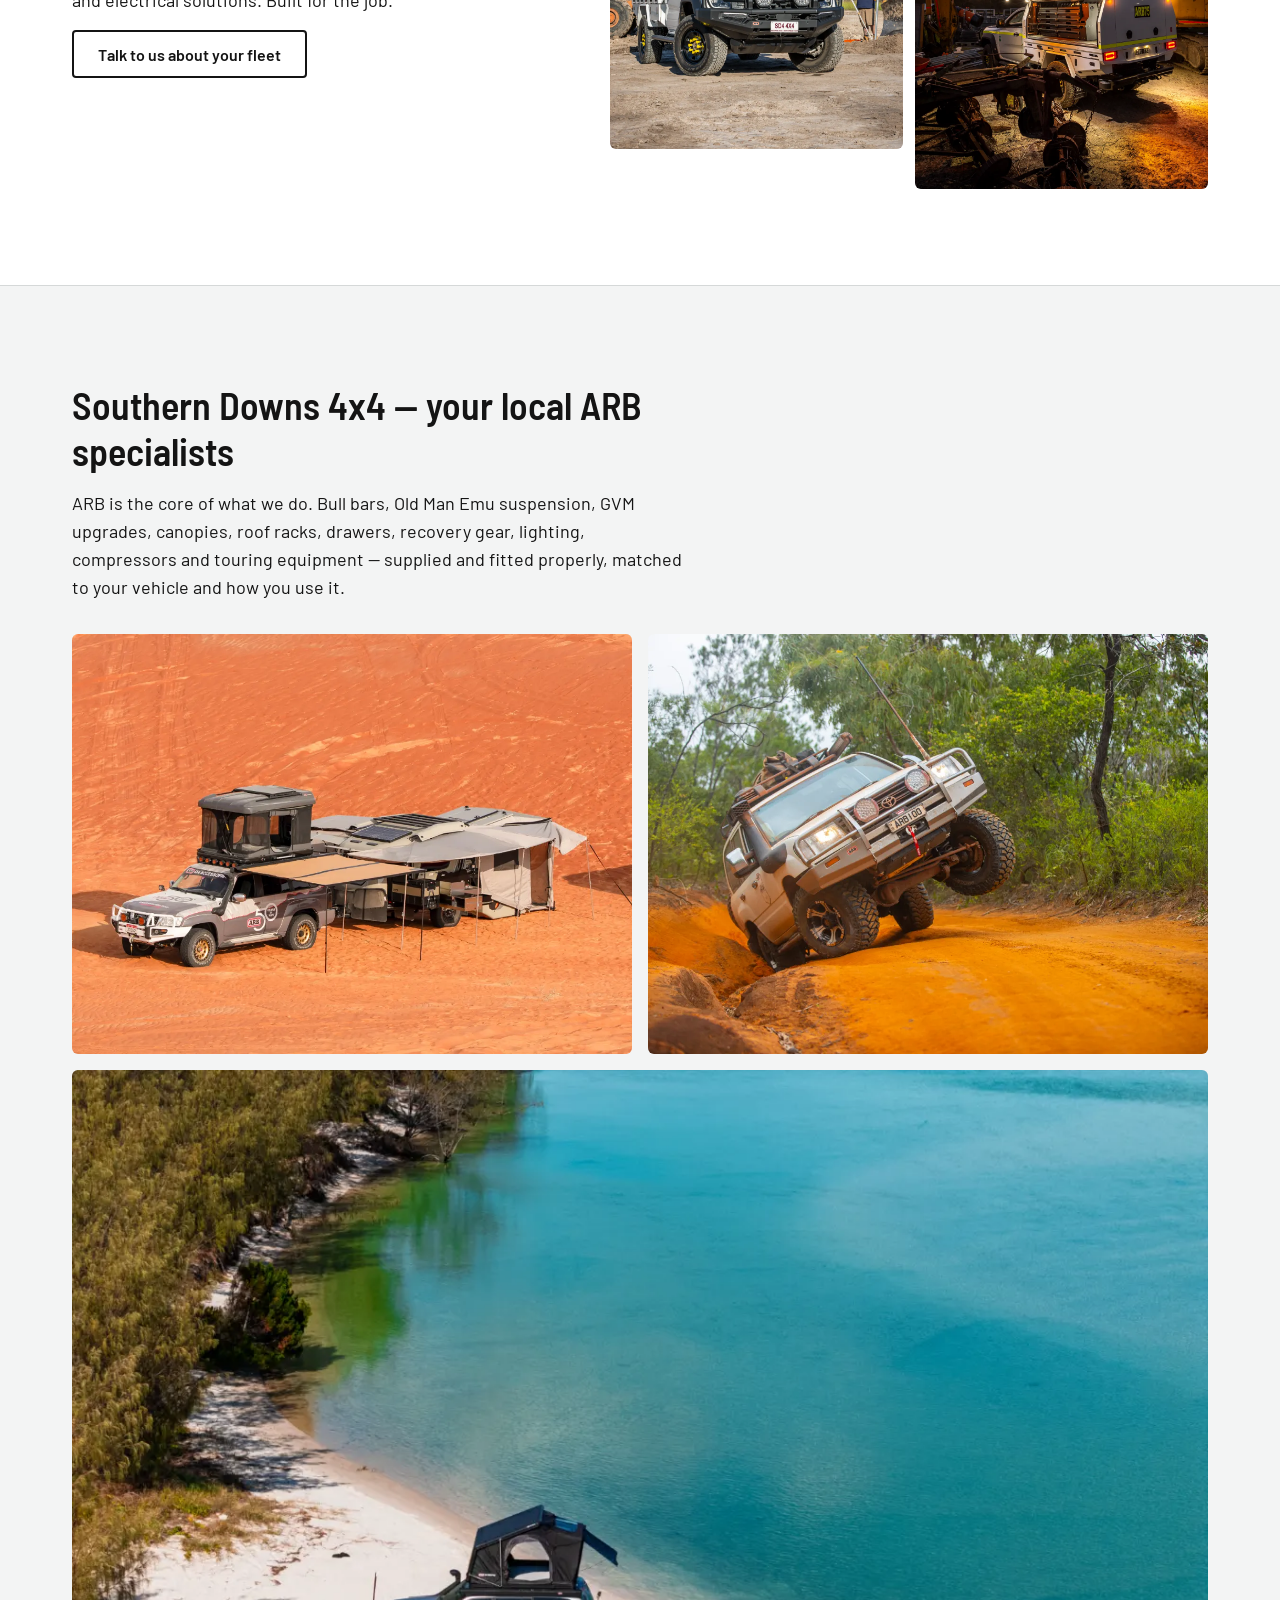
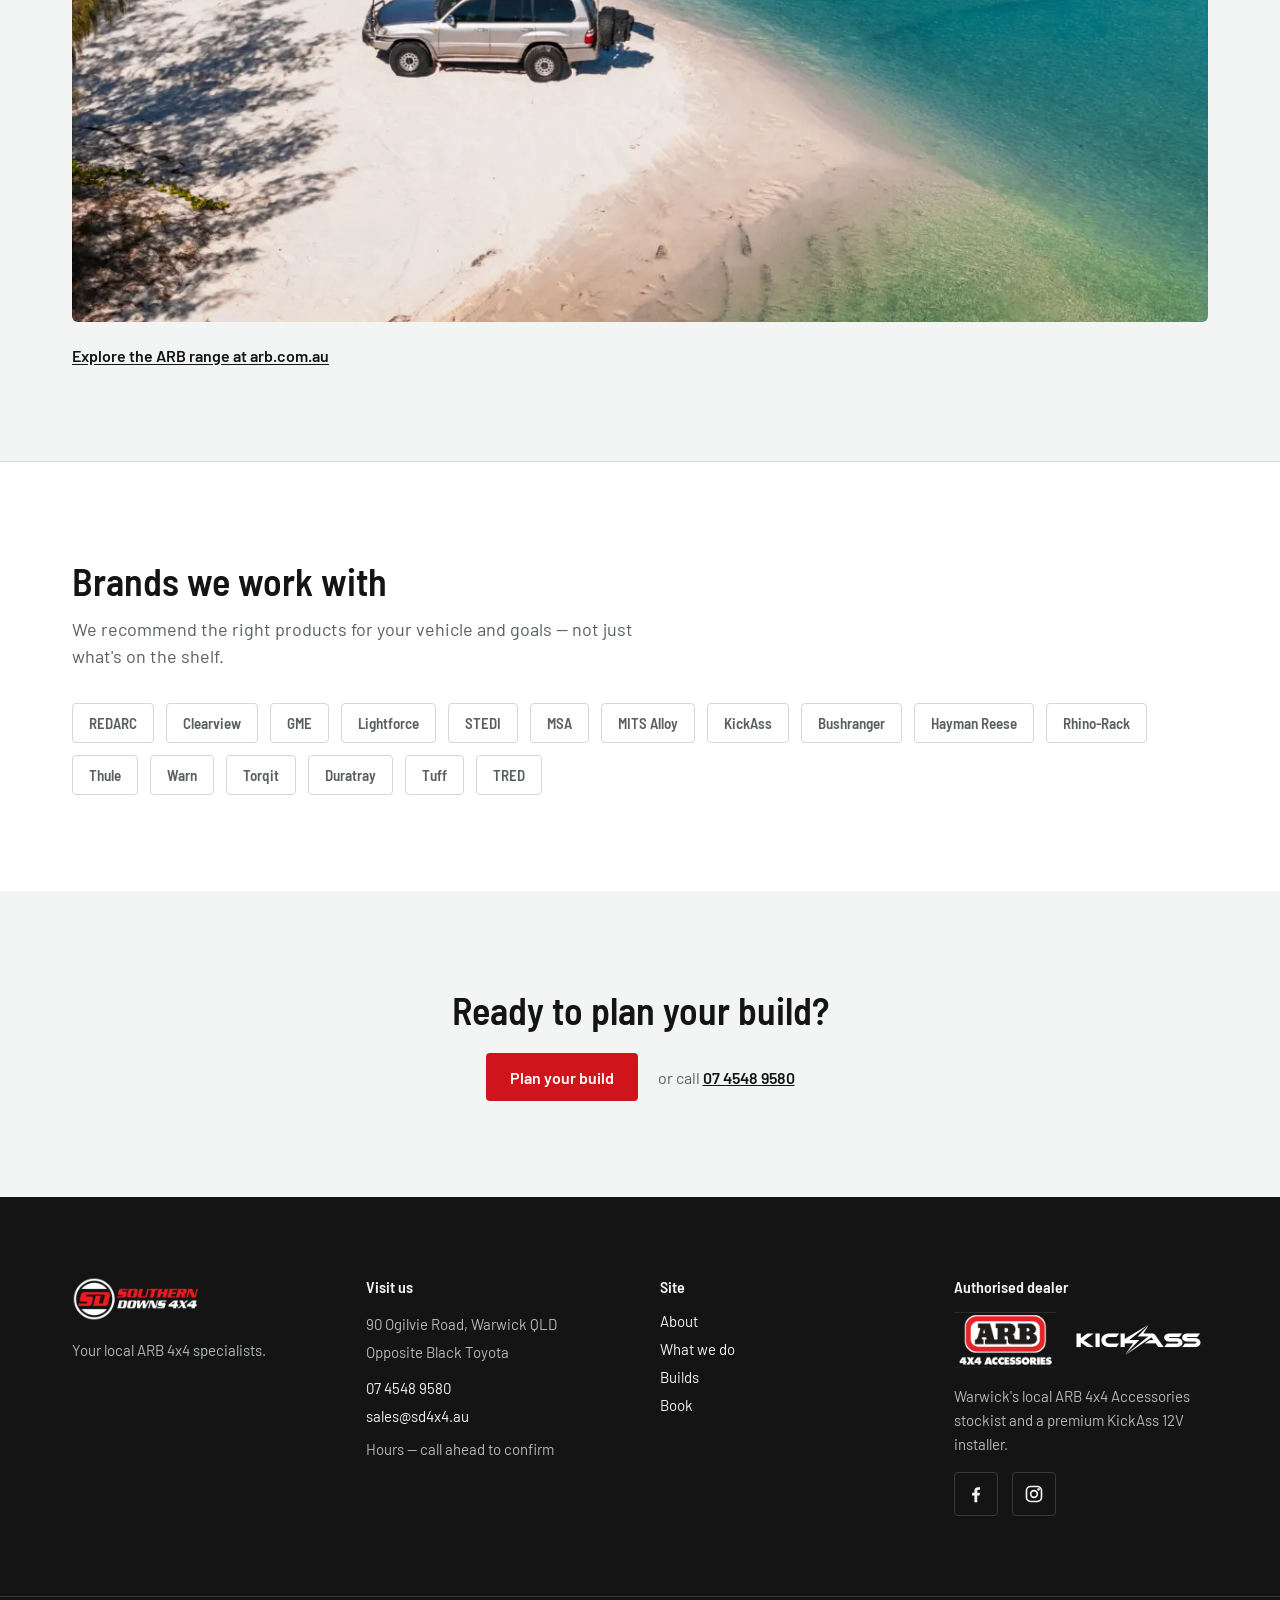
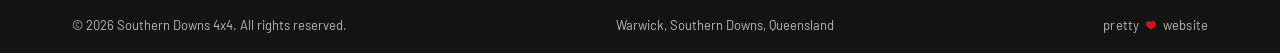
<file: what-we-do.html>
<!DOCTYPE html>
<html lang="en-AU">
<head>
<meta charset="utf-8">
<meta name="viewport" content="width=device-width, initial-scale=1">
<title>4WD accessories, 12V systems and fit-outs | Southern Downs 4x4 Warwick</title>
<meta name="description" content="Bull bars, suspension, GVM upgrades, canopies, trays, dual battery and solar systems, lighting, winches and complete fit-outs for touring, work and fleet 4WDs. ARB and KickAss specialists.">
<meta name="theme-color" content="#141414">
<meta name="geo.region" content="AU-QLD">
<meta name="geo.placename" content="Warwick">
<meta name="geo.position" content="-28.2108;152.0354">
<meta name="ICBM" content="-28.2108, 152.0354">
<link rel="canonical" href="https://sd4x4.com.au/what-we-do">
<link rel="icon" type="image/png" href="assets/logo/sd4x4-logo.png">
<meta property="og:type" content="website">
<meta property="og:site_name" content="Southern Downs 4x4">
<meta property="og:locale" content="en_AU">
<meta property="og:title" content="4WD accessories, 12V systems and fit-outs | Southern Downs 4x4 Warwick">
<meta property="og:description" content="Bull bars, suspension, GVM upgrades, canopies, trays, dual battery and solar systems, lighting, winches and complete fit-outs for touring, work and fleet 4WDs. ARB and KickAss specialists.">
<meta property="og:url" content="https://sd4x4.com.au/what-we-do">
<meta property="og:image" content="https://sd4x4.com.au/assets/page-banners/kimberley-pan.jpg">
<meta property="og:image:alt" content="Southern Downs 4x4, Warwick QLD">
<meta name="twitter:card" content="summary_large_image">
<meta name="twitter:title" content="4WD accessories, 12V systems and fit-outs | Southern Downs 4x4 Warwick">
<meta name="twitter:description" content="Bull bars, suspension, GVM upgrades, canopies, trays, dual battery and solar systems, lighting, winches and complete fit-outs for touring, work and fleet 4WDs. ARB and KickAss specialists.">
<meta name="twitter:image" content="https://sd4x4.com.au/assets/page-banners/kimberley-pan.jpg">
<script type="application/ld+json">{"@context":"https://schema.org","@graph":[{"@type":["AutoPartsStore","LocalBusiness"],"@id":"https://sd4x4.com.au/#business","name":"Southern Downs 4x4","alternateName":"SD4x4","description":"Warwick's local ARB 4x4 Accessories stockist and premium KickAss 12V installer. 4WD accessories, 12V systems and complete vehicle fit-outs, supplied and professionally fitted in our own workshop.","url":"https://sd4x4.com.au/","logo":"https://sd4x4.com.au/assets/logo/sd4x4-logo.png","image":["https://sd4x4.com.au/assets/hero/banner.jpg","https://sd4x4.com.au/assets/shop/workshop.jpg"],"telephone":"+61745489580","email":"sales@sd4x4.au","priceRange":"$$","address":{"@type":"PostalAddress","streetAddress":"90 Ogilvie Road","addressLocality":"Warwick","addressRegion":"QLD","postalCode":"4370","addressCountry":"AU"},"geo":{"@type":"GeoCoordinates","latitude":-28.2108,"longitude":152.0354},"hasMap":"https://www.google.com/maps/search/?api=1&query=90+Ogilvie+Road+Warwick+QLD","areaServed":[{"@type":"City","name":"Warwick"},{"@type":"AdministrativeArea","name":"Southern Downs Region, Queensland"}],"sameAs":["https://www.facebook.com/profile.php?id=61556441114252","https://www.instagram.com/southerndowns4x4/"],"brand":[{"@type":"Brand","name":"ARB"},{"@type":"Brand","name":"KickAss"},{"@type":"Brand","name":"REDARC"},{"@type":"Brand","name":"Clearview"},{"@type":"Brand","name":"GME"},{"@type":"Brand","name":"Lightforce"},{"@type":"Brand","name":"STEDI"},{"@type":"Brand","name":"MSA 4x4"},{"@type":"Brand","name":"MITS Alloy"},{"@type":"Brand","name":"Bushranger"},{"@type":"Brand","name":"Hayman Reese"},{"@type":"Brand","name":"Rhino-Rack"},{"@type":"Brand","name":"Thule"},{"@type":"Brand","name":"Warn"},{"@type":"Brand","name":"Torqit"},{"@type":"Brand","name":"Duratray"},{"@type":"Brand","name":"Tuff"},{"@type":"Brand","name":"TRED"}],"knowsAbout":["4WD accessories","ARB bull bars","Old Man Emu suspension","GVM upgrades","12V dual battery systems","Solar for 4WDs","Canopies and trays","Driving lights","Winches and recovery","Fleet vehicle fit-outs"],"potentialAction":{"@type":"ReserveAction","name":"Plan your build","target":"https://sd4x4.com.au/book"}},{"@type":"CollectionPage","@id":"https://sd4x4.com.au/what-we-do#page","url":"https://sd4x4.com.au/what-we-do","name":"4WD accessories, 12V systems and fit-outs | Southern Downs 4x4 Warwick","description":"Bull bars, suspension, GVM upgrades, canopies, trays, dual battery and solar systems, lighting, winches and complete fit-outs for touring, work and fleet 4WDs. ARB and KickAss specialists.","inLanguage":"en-AU","isPartOf":{"@id":"https://sd4x4.com.au/#website"},"about":{"@id":"https://sd4x4.com.au/#business"},"primaryImageOfPage":{"@type":"ImageObject","url":"https://sd4x4.com.au/assets/page-banners/kimberley-pan.jpg"}},{"@type":"WebSite","@id":"https://sd4x4.com.au/#website","url":"https://sd4x4.com.au/","name":"Southern Downs 4x4","publisher":{"@id":"https://sd4x4.com.au/#business"},"inLanguage":"en-AU"},{"@type":"BreadcrumbList","itemListElement":[{"@type":"ListItem","position":1,"name":"Home","item":"https://sd4x4.com.au/"},{"@type":"ListItem","position":2,"name":"4WD accessories, 12V systems and fit-outs","item":"https://sd4x4.com.au/what-we-do"}]},{"@type":"ItemList","name":"Services","itemListElement":[{"@type":"ListItem","position":1,"item":{"@type":"Service","name":"12V systems and dual battery installation","provider":{"@id":"https://sd4x4.com.au/#business"},"areaServed":"Southern Downs, QLD"}},{"@type":"ListItem","position":2,"item":{"@type":"Service","name":"Bull bars and vehicle protection","provider":{"@id":"https://sd4x4.com.au/#business"},"areaServed":"Southern Downs, QLD"}},{"@type":"ListItem","position":3,"item":{"@type":"Service","name":"Suspension and GVM upgrades","provider":{"@id":"https://sd4x4.com.au/#business"},"areaServed":"Southern Downs, QLD"}},{"@type":"ListItem","position":4,"item":{"@type":"Service","name":"Canopies, trays and storage","provider":{"@id":"https://sd4x4.com.au/#business"},"areaServed":"Southern Downs, QLD"}},{"@type":"ListItem","position":5,"item":{"@type":"Service","name":"Driving lights and work lights","provider":{"@id":"https://sd4x4.com.au/#business"},"areaServed":"Southern Downs, QLD"}},{"@type":"ListItem","position":6,"item":{"@type":"Service","name":"Winches and recovery gear","provider":{"@id":"https://sd4x4.com.au/#business"},"areaServed":"Southern Downs, QLD"}},{"@type":"ListItem","position":7,"item":{"@type":"Service","name":"Roof racks","provider":{"@id":"https://sd4x4.com.au/#business"},"areaServed":"Southern Downs, QLD"}},{"@type":"ListItem","position":8,"item":{"@type":"Service","name":"Tow setups","provider":{"@id":"https://sd4x4.com.au/#business"},"areaServed":"Southern Downs, QLD"}},{"@type":"ListItem","position":9,"item":{"@type":"Service","name":"Solar power for 4WDs","provider":{"@id":"https://sd4x4.com.au/#business"},"areaServed":"Southern Downs, QLD"}},{"@type":"ListItem","position":10,"item":{"@type":"Service","name":"Complete 4WD fit-outs","provider":{"@id":"https://sd4x4.com.au/#business"},"areaServed":"Southern Downs, QLD"}},{"@type":"ListItem","position":11,"item":{"@type":"Service","name":"Fleet vehicle solutions","provider":{"@id":"https://sd4x4.com.au/#business"},"areaServed":"Southern Downs, QLD"}}]}]}</script>
<link rel="preconnect" href="https://fonts.googleapis.com">
<link rel="preconnect" href="https://fonts.gstatic.com" crossorigin="">
<link href="https://fonts.googleapis.com/css2?family=Barlow:wght@400;500;600&amp;family=Barlow+Condensed:wght@600&amp;family=Barlow+Semi+Condensed:wght@600;700&amp;display=swap" rel="stylesheet">
<link rel="stylesheet" href="css/site.css">
<script defer src="js/site.js"></script>
</head>
<body class="page-what-we-do">
<a href="#main" class="sr-only">Skip to content</a>
<div data-ref="rootRef" class="u185">

<header class="site-header">
  <div class="u186">
    <a href="./" aria-label="Southern Downs 4x4 home" class="u3">
      <img src="img/logo/southern-downs-4x4-logo.png" alt="Southern Downs 4x4 logo" width="600" height="207" decoding="async" class="site-logo">
    </a>
    <div class="dc-if only-desktop">
      <div class="u187">
        <nav class="u188">
          <a href="about" class="nav-link u6">About</a>
          <a href="what-we-do" class="nav-link is-active u6">What we do</a>
          <a href="builds" class="nav-link u6">Builds</a>
          <a href="book" class="nav-link u6">Book</a>
        </nav>
        <div class="u7">
          <a href="tel:0745489580" class="nav-link nav-phone u6">07 4548 9580</a>
          <a href="book" class="nav-cta u8">Plan your build</a>
        </div>
      </div>
    </div>
    <div class="dc-if only-mobile">
      <div class="u9">
        <a href="tel:0745489580" aria-label="Call the shop" class="icon-btn">
          <svg width="20" height="20" viewBox="0 0 24 24" fill="none" stroke="currentColor" stroke-width="2" stroke-linecap="round" stroke-linejoin="round"><path d="M22 16.92v3a2 2 0 0 1-2.18 2 19.79 19.79 0 0 1-8.63-3.07 19.5 19.5 0 0 1-6-6 19.79 19.79 0 0 1-3.07-8.67A2 2 0 0 1 4.11 2h3a2 2 0 0 1 2 1.72c.127.96.361 1.903.7 2.81a2 2 0 0 1-.45 2.11L8.09 9.91a16 16 0 0 0 6 6l1.27-1.27a2 2 0 0 1 2.11-.45c.907.339 1.85.573 2.81.7A2 2 0 0 1 22 16.92z"></path></svg>
        </a>
        <button aria-label="Open menu" data-on="toggleMenu" class="icon-btn" aria-expanded="false" aria-controls="mobile-menu">
          <svg width="22" height="22" viewBox="0 0 24 24" fill="none" stroke="currentColor" stroke-width="2" stroke-linecap="round"><line x1="3" y1="6" x2="21" y2="6"></line><line x1="3" y1="12" x2="21" y2="12"></line><line x1="3" y1="18" x2="21" y2="18"></line></svg>
        </button>
      </div>
    </div>
  </div>
</header>

<div data-menu="1" data-open="0" class="mobile-menu" id="mobile-menu" role="dialog" aria-label="Site menu">
  <div class="u10">
    <img src="img/logo/southern-downs-4x4-logo.png" alt="Southern Downs 4x4 logo" width="600" height="207" decoding="async" loading="lazy" class="u11">
    <button aria-label="Close menu" data-on="closeMenu" class="u12"><svg width="22" height="22" viewBox="0 0 24 24" fill="none" stroke="currentColor" stroke-width="2" stroke-linecap="round"><line x1="18" y1="6" x2="6" y2="18"></line><line x1="6" y1="6" x2="18" y2="18"></line></svg></button>
  </div>
  <nav class="u13">
    <a data-mlink="1" href="about" class="u14">
      <span class="u15">01</span>
      <span class="u16">About</span>
    </a>
    <a data-mlink="1" href="what-we-do" class="u17">
      <span class="u15">02</span>
      <span class="u16">What we do</span>
    </a>
    <a data-mlink="1" href="builds" class="u18">
      <span class="u15">03</span>
      <span class="u16">Builds</span>
    </a>
    <a data-mlink="1" href="book" class="u19">
      <span class="u15">04</span>
      <span class="u16">Book</span>
    </a>
  </nav>
  <div data-mlink="1" class="u20">
    <a href="tel:0745489580" class="u21">07 4548 9580</a>
    <span class="u22">90 Ogilvie Road, Warwick QLD — opposite Black Toyota</span>
    <div class="u23">
      <a href="book" class="u24">Plan your build</a>
      <a href="https://www.facebook.com/profile.php?id=61556441114252" target="_blank" rel="noopener" aria-label="Facebook" class="u25"><svg width="20" height="20" viewBox="0 0 24 24" fill="currentColor"><path d="M13.5 22v-8.2h2.8l.4-3.3h-3.2V8.4c0-.9.3-1.6 1.6-1.6h1.7V3.9c-.3 0-1.3-.1-2.5-.1-2.5 0-4.2 1.5-4.2 4.3v2.4H7.3v3.3h2.8V22h3.4z"></path></svg></a>
      <a href="https://www.instagram.com/southerndowns4x4/" target="_blank" rel="noopener" aria-label="Instagram" class="u25"><svg width="20" height="20" viewBox="0 0 24 24" fill="none" stroke="currentColor" stroke-width="2" stroke-linecap="round" stroke-linejoin="round"><rect x="3" y="3" width="18" height="18" rx="5"></rect><circle cx="12" cy="12" r="4"></circle><circle cx="17.5" cy="6.5" r="0.6" fill="currentColor"></circle></svg></a>
    </div>
  </div>
</div>

<main id="main">

<section class="u189">
  <img src="img/banners/arb-nissan-patrol-touring-panorama-flipped.webp" alt="ARB-equipped Nissan Patrol touring set-up" data-parallax="0.16" width="2200" height="612" decoding="async" fetchpriority="high" class="u190">
  <div class="u191"></div>
  <div class="u192">
    <h1 data-anim="1" class="u193">4WD accessories, 12V systems and complete fit-outs in Warwick</h1>
    <p data-anim="1" class="u235">Quality products, matched to your vehicle and fitted properly in our own workshop.</p>
  </div>
</section>

<section class="u236">
  <p class="u197">A 4WD is only as good as its set-up. Rather than sell parts one at a time, we plan how everything works together — then supply and fit it ourselves. Here's what that covers.</p>
</section>

<section data-rv="1" class="u237">
  <div data-accrow="1">
    <a href="book" data-acc="1" data-reveal-tile="1" class="u238">
      <img src="img/services/kickass-12v-inverters-dual-battery-system.webp" alt="KickAss inverters for 12V systems" loading="lazy" width="860" height="650" decoding="async" class="u239">
      <div class="u240"></div>
      <div data-acc-vt="1" class="u241">
        <span class="u242">01</span>
        <span class="u243">12V systems</span>
      </div>
      <div data-acc-h="1" class="u244">
        <span class="u245">01</span>
        <div class="u246"></div>
        <h3 class="u247">12V systems</h3>
        <p data-acc-sub="1" class="u248">Dual battery, solar and touring power — planned and wired properly.</p>
        <span data-acc-sub="1" class="u249">Ask about this for my vehicle</span>
      </div>
    </a>
    <a href="book" data-acc="1" data-reveal-tile="1" class="u250">
      <img src="img/services/arb-bull-bar-winch-mazda-bt50.webp" alt="ARB bull bar and winch fitted to a ute" loading="lazy" width="1200" height="800" decoding="async" class="u251">
      <div class="u240"></div>
      <div data-acc-vt="1" class="u241">
        <span class="u242">02</span>
        <span class="u243">Bull bars</span>
      </div>
      <div data-acc-h="1" class="u244">
        <span class="u245">02</span>
        <div class="u246"></div>
        <h3 class="u247">Bull bars</h3>
        <p data-acc-sub="1" class="u248">ARB protection built for Australian roads and tracks.</p>
        <span data-acc-sub="1" class="u249">Ask about this for my vehicle</span>
      </div>
    </a>
    <a href="book" data-acc="1" data-reveal-tile="1" class="u252">
      <img src="img/services/old-man-emu-4wd-suspension-upgrade.webp" alt="4WD suspension components" loading="lazy" width="1067" height="1600" decoding="async" class="u239">
      <div class="u240"></div>
      <div data-acc-vt="1" class="u241">
        <span class="u242">03</span>
        <span class="u243">Suspension</span>
      </div>
      <div data-acc-h="1" class="u244">
        <span class="u245">03</span>
        <div class="u246"></div>
        <h3 class="u247">Suspension</h3>
        <p data-acc-sub="1" class="u248">Old Man Emu ride and load control, set up for your vehicle.</p>
        <span data-acc-sub="1" class="u249">Ask about this for my vehicle</span>
      </div>
    </a>
    <a href="book" data-acc="1" data-reveal-tile="1" class="u253">
      <img src="img/services/arb-drawer-fridge-complete-ute-fitout.webp" alt="Complete ARB fit-out in a ute tray" loading="lazy" width="1600" height="1067" decoding="async" class="u239">
      <div class="u240"></div>
      <div data-acc-vt="1" class="u241">
        <span class="u242">04</span>
        <span class="u243">Complete fit-outs</span>
      </div>
      <div data-acc-h="1" class="u244">
        <span class="u245">04</span>
        <div class="u246"></div>
        <h3 class="u247">Complete fit-outs</h3>
        <p data-acc-sub="1" class="u248">The whole vehicle, planned and fitted as one set-up.</p>
        <span data-acc-sub="1" class="u249">Ask about this for my vehicle</span>
      </div>
    </a>
    <a href="book" data-acc="1" data-reveal-tile="1" class="u254">
      <img src="img/services/ute-canopy-fitment-warwick.webp" alt="Ute canopy" loading="lazy" width="800" height="1200" decoding="async" class="u239">
      <div class="u240"></div>
      <div data-acc-vt="1" class="u241">
        <span class="u242">05</span>
        <span class="u243">Canopies</span>
      </div>
      <div data-acc-h="1" class="u244">
        <span class="u245">05</span>
        <div class="u246"></div>
        <h3 class="u247">Canopies</h3>
        <p data-acc-sub="1" class="u248">Secure, weatherproof storage for the tray.</p>
        <span data-acc-sub="1" class="u249">Ask about this for my vehicle</span>
      </div>
    </a>
    <a href="book" data-acc="1" data-reveal-tile="1" class="u255">
      <img src="img/services/alloy-ute-tray-mits-alloy.webp" alt="Alloy ute tray" loading="lazy" width="1200" height="800" decoding="async" class="u239">
      <div class="u240"></div>
      <div data-acc-vt="1" class="u241">
        <span class="u242">06</span>
        <span class="u243">Trays</span>
      </div>
      <div data-acc-h="1" class="u244">
        <span class="u245">06</span>
        <div class="u246"></div>
        <h3 class="u247">Trays</h3>
        <p data-acc-sub="1" class="u248">Alloy trays built for work and touring.</p>
        <span data-acc-sub="1" class="u249">Ask about this for my vehicle</span>
      </div>
    </a>
    <a href="book" data-acc="1" data-reveal-tile="1" class="u256">
      <img src="img/builds/toyota-hilux-arb-bull-bar-river-crossing.webp" alt="Driving lights on an ARB bull bar" loading="lazy" width="1600" height="1067" decoding="async" class="u257">
      <div class="u240"></div>
      <div data-acc-vt="1" class="u241">
        <span class="u242">07</span>
        <span class="u243">Driving lights</span>
      </div>
      <div data-acc-h="1" class="u244">
        <span class="u245">07</span>
        <div class="u246"></div>
        <h3 class="u247">Driving lights</h3>
        <p data-acc-sub="1" class="u248">See further and drive later, safely.</p>
        <span data-acc-sub="1" class="u249">Ask about this for my vehicle</span>
      </div>
    </a>
    <a href="book" data-acc="1" data-reveal-tile="1" class="u258">
      <img src="img/services/warn-winch-bull-bar-recovery.webp" alt="Winch fitted to a bull bar" loading="lazy" width="1200" height="800" decoding="async" class="u239">
      <div class="u240"></div>
      <div data-acc-vt="1" class="u241">
        <span class="u242">08</span>
        <span class="u243">Winches</span>
      </div>
      <div data-acc-h="1" class="u244">
        <span class="u245">08</span>
        <div class="u246"></div>
        <h3 class="u247">Winches</h3>
        <p data-acc-sub="1" class="u248">Recovery gear you can rely on.</p>
        <span data-acc-sub="1" class="u249">Ask about this for my vehicle</span>
      </div>
    </a>
  </div>
  <div data-accrow="1">
    <a href="book" data-acc="1" data-reveal-tile="1" class="u259">
      <img src="img/services/4wd-underbody-protection-bash-plates.webp" alt="Underbody vehicle protection" loading="lazy" width="1067" height="1600" decoding="async" class="u239">
      <div class="u240"></div>
      <div data-acc-vt="1" class="u241">
        <span class="u242">09</span>
        <span class="u243">Vehicle protection</span>
      </div>
      <div data-acc-h="1" class="u244">
        <span class="u245">09</span>
        <div class="u246"></div>
        <h3 class="u247">Vehicle protection</h3>
        <p data-acc-sub="1" class="u248">Bars, sliders and underbody plates for real conditions.</p>
        <span data-acc-sub="1" class="u249">Ask about this for my vehicle</span>
      </div>
    </a>
    <a href="book" data-acc="1" data-reveal-tile="1" class="u260">
      <img src="img/builds/toyota-hilux-towing-boat-beach-sunset.webp" alt="Roof rack on a touring Hilux" loading="lazy" width="1600" height="1067" decoding="async" class="u261">
      <div class="u240"></div>
      <div data-acc-vt="1" class="u241">
        <span class="u242">10</span>
        <span class="u243">Roof racks</span>
      </div>
      <div data-acc-h="1" class="u244">
        <span class="u245">10</span>
        <div class="u246"></div>
        <h3 class="u247">Roof racks</h3>
        <p data-acc-sub="1" class="u248">Load carrying that suits how you travel.</p>
        <span data-acc-sub="1" class="u249">Ask about this for my vehicle</span>
      </div>
    </a>
    <a href="book" data-acc="1" data-reveal-tile="1" class="u262">
      <img src="img/services/4wd-solar-panel-touring-power.webp" alt="Solar panel for touring power" loading="lazy" width="1200" height="899" decoding="async" class="u239">
      <div class="u240"></div>
      <div data-acc-vt="1" class="u241">
        <span class="u242">11</span>
        <span class="u243">Solar</span>
      </div>
      <div data-acc-h="1" class="u244">
        <span class="u245">11</span>
        <div class="u246"></div>
        <h3 class="u247">Solar</h3>
        <p data-acc-sub="1" class="u248">Keep the fridge running off-grid.</p>
        <span data-acc-sub="1" class="u249">Ask about this for my vehicle</span>
      </div>
    </a>
    <a href="book" data-acc="1" data-reveal-tile="1" class="u263">
      <img src="img/services/ford-ranger-camping-canopy-river-crossing.webp" alt="Drawers and fridge in a ute tray" loading="lazy" width="1500" height="1000" decoding="async" class="u239">
      <div class="u240"></div>
      <div data-acc-vt="1" class="u241">
        <span class="u242">12</span>
        <span class="u243">Accessories</span>
      </div>
      <div data-acc-h="1" class="u244">
        <span class="u245">12</span>
        <div class="u246"></div>
        <h3 class="u247">Accessories</h3>
        <p data-acc-sub="1" class="u248">Drawers, fridges and the gear that turns a ute into a basecamp.</p>
        <span data-acc-sub="1" class="u249">Ask about this for my vehicle</span>
      </div>
    </a>
    <a href="book" data-acc="1" data-reveal-tile="1" class="u264">
      <img src="img/services/4wd-camping-touring-setup.webp" alt="Camping and touring gear" loading="lazy" width="1200" height="800" decoding="async" class="u239">
      <div class="u240"></div>
      <div data-acc-vt="1" class="u241">
        <span class="u242">13</span>
        <span class="u243">Camping</span>
      </div>
      <div data-acc-h="1" class="u244">
        <span class="u245">13</span>
        <div class="u246"></div>
        <h3 class="u247">Camping</h3>
        <p data-acc-sub="1" class="u248">Awnings, rooftop tents and gear for nights away.</p>
        <span data-acc-sub="1" class="u249">Ask about this for my vehicle</span>
      </div>
    </a>
    <a href="book" data-acc="1" data-reveal-tile="1" class="u265">
      <img src="img/services/arb-onboard-air-compressor-4wd.webp" alt="Onboard air compressor" loading="lazy" width="1200" height="800" decoding="async" class="u239">
      <div class="u240"></div>
      <div data-acc-vt="1" class="u241">
        <span class="u242">14</span>
        <span class="u243">Air compressors</span>
      </div>
      <div data-acc-h="1" class="u244">
        <span class="u245">14</span>
        <div class="u246"></div>
        <h3 class="u247">Air compressors</h3>
        <p data-acc-sub="1" class="u248">Onboard air for tyres, lockers and recovery.</p>
        <span data-acc-sub="1" class="u249">Ask about this for my vehicle</span>
      </div>
    </a>
    <a href="book" data-acc="1" data-reveal-tile="1" class="u266">
      <img src="img/services/4wd-exhaust-system-upgrade.webp" alt="4WD exhaust system" loading="lazy" width="800" height="1200" decoding="async" class="u239">
      <div class="u240"></div>
      <div data-acc-vt="1" class="u241">
        <span class="u242">15</span>
        <span class="u243">Exhausts</span>
      </div>
      <div data-acc-h="1" class="u244">
        <span class="u245">15</span>
        <div class="u246"></div>
        <h3 class="u247">Exhausts</h3>
        <p data-acc-sub="1" class="u248">Better breathing for towing and touring.</p>
        <span data-acc-sub="1" class="u249">Ask about this for my vehicle</span>
      </div>
    </a>
    <a href="book" data-acc="1" data-reveal-tile="1" class="u267">
      <img src="img/services/gme-uhf-radio-4wd-install.webp" alt="UHF radio for 4WD touring" loading="lazy" width="200" height="200" decoding="async" class="u239">
      <div class="u240"></div>
      <div data-acc-vt="1" class="u241">
        <span class="u242">16</span>
        <span class="u243">UHF radios</span>
      </div>
      <div data-acc-h="1" class="u244">
        <span class="u245">16</span>
        <div class="u246"></div>
        <h3 class="u247">UHF radios</h3>
        <p data-acc-sub="1" class="u248">Stay in touch on and off the blacktop.</p>
        <span data-acc-sub="1" class="u249">Ask about this for my vehicle</span>
      </div>
    </a>
  </div>
</section>

<section class="u199">
  <div class="u268">
    <div class="u269">
      <h2 class="u270">12V systems, done properly</h2>
      <p class="u271">We're a premium KickAss 12V installer. Dual battery systems, solar, lighting and touring power — planned around your vehicle and how you use it, then wired properly.</p>
      <div class="u272">
        <p class="u273">Dual battery systems</p>
        <p class="u273">Solar and portable power</p>
        <p class="u273">Wiring, fuse panels and monitoring</p>
        <p class="u274">Fridge and accessory circuits</p>
      </div>
      <div>
        <a href="book" class="u230">Ask about a 12V set-up</a>
      </div>
    </div>
    <div class="u275">
      <img src="img/services/kickass-12v-inverters-dual-battery-system.webp" alt="KickAss pure sine wave inverters" loading="lazy" width="860" height="650" decoding="async" class="u210">
    </div>
  </div>
</section>

<section class="u276">
  <div class="u277">
    <img src="img/builds/toyota-hilux-touring-build-coast.webp" alt="Completed Toyota Hilux touring build" loading="lazy" width="1600" height="1067" decoding="async" class="u210">
  </div>
  <div class="u278">
    <h2 class="u270">We don't just sell accessories</h2>
    <p class="u271">We understand how protection, suspension, storage, power and lighting work together to make a complete vehicle set-up — not a pile of separate parts.</p>
    <div>
      <a href="builds" class="u279">See our builds</a>
    </div>
  </div>
</section>

<section class="u199">
  <div class="u268">
    <div class="u278">
      <h2 class="u270">Fleet and work vehicles</h2>
      <p class="u271">Practical set-ups for work utes and fleet vehicles — GVM upgrades, protection equipment, work lights, MITS Alloy trays and electrical solutions. Built for the job.</p>
      <div>
        <a href="book" class="u280">Talk to us about your fleet</a>
      </div>
    </div>
    <div class="u281">
      <div class="u282"><img src="img/fleet/fleet-ford-ranger-work-ute-fitout.webp" alt="Fleet-spec Ford Ranger with ARB bull bar, canopy and safety lighting on a work site" loading="lazy" width="1067" height="1600" decoding="async" class="u283"></div>
      <div class="u284"><img src="img/fleet/fleet-ford-ranger-work-lights-dusk.webp" alt="Fleet Ranger canopy with drawer system and work lights at dusk" loading="lazy" width="1067" height="1600" decoding="async" class="u285"></div>
    </div>
  </div>
</section>

<section class="u206">
  <div class="u286">
    <h2 class="u287">Southern Downs 4x4 — your local ARB specialists</h2>
    <p class="u288">ARB is the core of what we do. Bull bars, Old Man Emu suspension, GVM upgrades, canopies, roof racks, drawers, recovery gear, lighting, compressors and touring equipment — supplied and fitted properly, matched to your vehicle and how you use it.</p>
  </div>
  <div class="u289">
    <div class="u290">
      <img src="img/arb/arb-4wd-bull-bar-winch-dirt-track.webp" alt="ARB demonstration vehicle fitted with a bull bar and winch on a dirt track" loading="lazy" width="1200" height="800" decoding="async" class="u210">
    </div>
    <div class="u290">
      <img src="img/arb/arb-touring-vehicle-camper-outback.webp" alt="ARB touring vehicle and camper set up in the outback" loading="lazy" width="1200" height="800" decoding="async" class="u210">
    </div>
    <div class="u290">
      <img src="img/arb/arb-touring-4wd-remote-travel.webp" alt="ARB touring vehicle set up for remote travel" loading="lazy" width="1200" height="900" decoding="async" class="u210">
    </div>
  </div>
  <a href="https://www.arb.com.au" target="_blank" rel="noopener" class="u279">Explore the ARB range at arb.com.au</a>
</section>

<section class="u122">
  <div class="u206">
    <h2 class="u291">Brands we work with</h2>
    <p class="u292">We recommend the right products for your vehicle and goals — not just what's on the shelf.</p>
    <div class="u147">
      <span class="u293">REDARC</span>
      <span class="u293">Clearview</span>
      <span class="u293">GME</span>
      <span class="u293">Lightforce</span>
      <span class="u293">STEDI</span>
      <span class="u293">MSA</span>
      <span class="u293">MITS Alloy</span>
      <span class="u293">KickAss</span>
      <span class="u293">Bushranger</span>
      <span class="u293">Hayman Reese</span>
      <span class="u293">Rhino-Rack</span>
      <span class="u293">Thule</span>
      <span class="u293">Warn</span>
      <span class="u293">Torqit</span>
      <span class="u293">Duratray</span>
      <span class="u293">Tuff</span>
      <span class="u293">TRED</span>
    </div>
  </div>
</section>

<section class="u294">
  <h2 class="u228">Ready to plan your build?</h2>
  <div class="u229">
    <a href="book" class="u230">Plan your build</a>
    <span class="u129">or call <a href="tel:0745489580" class="u231">07 4548 9580</a></span>
  </div>
</section>

</main>

<footer class="u68">
  <div class="u232">
    <div>
      <img src="img/logo/southern-downs-4x4-logo-white.png" alt="Southern Downs 4x4" width="600" height="207" decoding="async" loading="lazy" class="u161">
      <p class="u162">Your local ARB 4x4 specialists.</p>
    </div>
    <div>
      <h3 class="u163">Visit us</h3>
      <p class="u164">90 Ogilvie Road, Warwick QLD</p>
      <p class="u165">Opposite Black Toyota</p>
      <p class="u166"><a href="tel:0745489580" class="u167">07 4548 9580</a></p>
      <p class="u168"><a href="mailto:sales@sd4x4.au" class="u167">sales@sd4x4.au</a></p>
      <p class="u169">Hours — call ahead to confirm</p>
    </div>
    <div>
      <h3 class="u163">Site</h3>
      <div class="u170">
        <a href="about" class="u171">About</a>
        <a href="what-we-do" class="u171">What we do</a>
        <a href="builds" class="u171">Builds</a>
        <a href="book" class="u171">Book</a>
      </div>
    </div>
    <div>
      <h3 class="u163">Authorised dealer</h3>
      <div class="u172"><img src="img/logo/arb-4x4-accessories-logo.png" alt="ARB 4x4 Accessories" width="500" height="274" decoding="async" loading="lazy" class="u173"><img src="img/logo/kickass-products-logo.png" alt="KickAss" width="500" height="120" decoding="async" loading="lazy" class="u174"></div>
      <p class="u175">Warwick's local ARB 4x4 Accessories stockist and a premium KickAss 12V installer.</p>
      <div class="u176">
        <a href="https://www.facebook.com/profile.php?id=61556441114252" target="_blank" rel="noopener" aria-label="Southern Downs 4x4 on Facebook" class="u177">
          <svg width="20" height="20" viewBox="0 0 24 24" fill="currentColor"><path d="M13.5 22v-8.2h2.8l.4-3.3h-3.2V8.4c0-.9.3-1.6 1.6-1.6h1.7V3.9c-.3 0-1.3-.1-2.5-.1-2.5 0-4.2 1.5-4.2 4.3v2.4H7.3v3.3h2.8V22h3.4z"></path></svg>
        </a>
        <a href="https://www.instagram.com/southerndowns4x4/" target="_blank" rel="noopener" aria-label="Southern Downs 4x4 on Instagram" class="u177">
          <svg width="20" height="20" viewBox="0 0 24 24" fill="none" stroke="currentColor" stroke-width="2" stroke-linecap="round" stroke-linejoin="round"><rect x="3" y="3" width="18" height="18" rx="5"></rect><circle cx="12" cy="12" r="4"></circle><circle cx="17.5" cy="6.5" r="0.6" fill="currentColor"></circle></svg>
        </a>
      </div>
    </div>
  </div>
  <div class="u233">
    <div class="u234">
      <span>© 2026 Southern Downs 4x4. All rights reserved.</span>
      <span>Warwick, Southern Downs, Queensland</span>
      <a href="https://pretty.com.au" target="_blank" rel="noopener" class="u180"><span>pretty</span><svg data-anim="1" width="12" height="12" viewBox="0 0 24 24" fill="#D0141C" aria-hidden="true" class="u181"><path d="M12 21s-7.5-4.6-9.6-9.1C1 8.6 2.9 4.9 6.5 4.3c2-.3 3.9.6 5.5 2.4 1.6-1.8 3.5-2.7 5.5-2.4 3.6.6 5.5 4.3 4.1 7.6C19.5 16.4 12 21 12 21z"></path></svg><span>website</span></a>
    </div>
  </div>
</footer>

<div class="dc-if only-mobile">
  <div class="u182">
    <a href="tel:0745489580" class="u183">
      <svg width="18" height="18" viewBox="0 0 24 24" fill="none" stroke="currentColor" stroke-width="2" stroke-linecap="round" stroke-linejoin="round"><path d="M22 16.92v3a2 2 0 0 1-2.18 2 19.79 19.79 0 0 1-8.63-3.07 19.5 19.5 0 0 1-6-6 19.79 19.79 0 0 1-3.07-8.67A2 2 0 0 1 4.11 2h3a2 2 0 0 1 2 1.72c.127.96.361 1.903.7 2.81a2 2 0 0 1-.45 2.11L8.09 9.91a16 16 0 0 0 6 6l1.27-1.27a2 2 0 0 1 2.11-.45c.907.339 1.85.573 2.81.7A2 2 0 0 1 22 16.92z"></path></svg>
      Call
    </a>
    <a href="book" class="u184">
      <svg width="18" height="18" viewBox="0 0 24 24" fill="none" stroke="currentColor" stroke-width="2" stroke-linecap="round" stroke-linejoin="round"><path d="M12 20h9"></path><path d="M16.5 3.5a2.12 2.12 0 0 1 3 3L7 19l-4 1 1-4Z"></path></svg>
      Plan your build
    </a>
    <a href="https://www.google.com/maps/dir/?api=1&amp;destination=90+Ogilvie+Road+Warwick+QLD" target="_blank" rel="noopener" class="u183">
      <svg width="18" height="18" viewBox="0 0 24 24" fill="none" stroke="currentColor" stroke-width="2" stroke-linecap="round" stroke-linejoin="round"><path d="M21 10c0 7-9 13-9 13s-9-6-9-13a9 9 0 1 1 18 0z"></path><circle cx="12" cy="10" r="3"></circle></svg>
      Directions
    </a>
  </div>
</div>

</div>
</body>
</html>
</file>
<file: css/site.css>
/* Southern Downs 4x4 — shared styles (hand-authored). Generated utility classes follow in this file. */
*{box-sizing:border-box}
html{-webkit-text-size-adjust:100%}
body{margin:0;background:#F3F4F4;overflow-x:clip;font-family:'Barlow',Arial,sans-serif;color:#141414}
body.page-home{background:#141414}
a{color:#141414}
a:hover{text-decoration-thickness:2px}
img{display:block;max-width:100%}
button{font-family:inherit}
.dc-if{display:contents}
.dc-if[hidden]{display:none}
@media (max-width:1039px){.only-desktop{display:none}}
@media (min-width:1040px){.only-mobile{display:none}}
.sr-only{position:absolute;left:-10000px;top:auto;width:1px;height:1px;overflow:hidden}

/* Header */
.site-header{position:fixed;top:0;left:0;right:0;z-index:50;background:rgba(20,20,20,0.22);-webkit-backdrop-filter:blur(14px) saturate(120%);backdrop-filter:blur(14px) saturate(120%);border-bottom:1px solid rgba(255,255,255,0.14);transition:background 380ms cubic-bezier(.2,.7,.2,1),border-color 380ms cubic-bezier(.2,.7,.2,1)}
.site-header.is-solid{background:rgba(255,255,255,0.96);border-bottom-color:#D5D8D8}
.site-logo{height:40px;width:auto;display:block;filter:brightness(0) invert(1);transition:filter 380ms cubic-bezier(.2,.7,.2,1)}
.is-solid .site-logo{filter:none}
.nav-link{font-family:'Barlow',Arial,sans-serif;font-weight:500;font-size:16px;color:#FFFFFF;text-decoration:none;transition:color 380ms cubic-bezier(.2,.7,.2,1),opacity 200ms ease}
.nav-link:hover{opacity:.7}
.nav-link.is-active{border-bottom:2px solid #ED1C24;padding-bottom:4px}
.nav-phone{font-weight:600;white-space:nowrap}
.is-solid .nav-link{color:#141414}
.nav-cta{display:inline-flex;align-items:center;justify-content:center;height:46px;padding:0 22px;border-radius:4px;font-family:'Barlow',Arial,sans-serif;font-weight:600;font-size:16px;text-decoration:none;white-space:nowrap;color:#FFFFFF;background:transparent;border:2px solid rgba(255,255,255,0.85);transition:background 380ms cubic-bezier(.2,.7,.2,1),border-color 380ms cubic-bezier(.2,.7,.2,1),opacity 200ms ease}
.nav-cta:hover{opacity:.85}
.is-solid .nav-cta{background:#D0141C;border-color:#D0141C}
.icon-btn{display:inline-flex;align-items:center;justify-content:center;width:48px;height:48px;border-radius:4px;background:transparent;cursor:pointer;color:#FFFFFF;border:1px solid rgba(255,255,255,0.35);transition:color 380ms cubic-bezier(.2,.7,.2,1),border-color 380ms cubic-bezier(.2,.7,.2,1)}
.is-solid .icon-btn{color:#141414;border-color:#D5D8D8}

/* Mobile menu */
.mobile-menu{position:fixed;inset:0;z-index:60;display:flex;flex-direction:column;gap:24px;padding:20px 20px calc(24px + env(safe-area-inset-bottom));overflow-y:auto;background:radial-gradient(120% 80% at 100% 100%,#A60D13 0%,#D0141C 60%);opacity:0;visibility:hidden;transform:scale(1.03);transition:opacity 220ms ease,transform 220ms ease,visibility 0s linear 220ms}
.mobile-menu[data-open="1"]{opacity:1;visibility:visible;transform:scale(1);transition:opacity 220ms ease,transform 220ms ease}
@keyframes menuIn{from{opacity:0;transform:translateX(-28px)}to{opacity:1;transform:none}}
[data-menu] [data-mlink]{opacity:0}
[data-menu][data-open="1"] [data-mlink]{animation-name:menuIn;animation-duration:.7s;animation-timing-function:cubic-bezier(.2,.7,.2,1);animation-fill-mode:both}
body.menu-open{overflow:hidden}

/* Motion */
@keyframes heartbeat{0%,100%{transform:scale(1)}14%{transform:scale(1.28)}28%{transform:scale(1)}42%{transform:scale(1.18)}56%{transform:scale(1)}}
@keyframes heroIn{from{opacity:0;transform:translateY(28px)}to{opacity:1;transform:none}}
@keyframes skyDrift{from{transform:translate3d(0,0,0) scale(1)}to{transform:translate3d(9%,0,0) scale(1.05)}}
@keyframes grassSway{from{transform:translateX(0) skewX(0deg)}to{transform:translateX(12px) skewX(1.4deg)}}
@keyframes sunGlow{from{opacity:0.18;transform:scale(0.82)}to{opacity:1;transform:scale(1.1)}}
@keyframes scrollPulse{0%{transform:scaleY(0);transform-origin:top}45%{transform:scaleY(1);transform-origin:top}55%{transform:scaleY(1);transform-origin:bottom}100%{transform:scaleY(0);transform-origin:bottom}}
@keyframes marquee{from{transform:translateX(0)}to{transform:translateX(-50%)}}
@keyframes storyLine{0%{transform:scaleX(0.3);transform-origin:left;opacity:.4}50%{transform:scaleX(1);opacity:1}100%{transform:scaleX(0.3);transform-origin:right;opacity:.4}}
.is-in{opacity:1 !important;transform:none !important}
.rv{opacity:0;transform:translateY(28px);transition:opacity .9s cubic-bezier(.2,.7,.2,1),transform .9s cubic-bezier(.2,.7,.2,1)}
.rv.is-in{opacity:1;transform:none}
.is-in-tile{opacity:1 !important;clip-path:inset(0 0 0 0) !important}
@media (prefers-reduced-motion: reduce){
  [data-anim]{animation:none !important}
  [data-menu] [data-mlink]{opacity:1;animation:none !important}
  [data-reveal],[data-reveal-tile],.rv{opacity:1 !important;transform:none !important;clip-path:none !important}
}

/* Home hero (storm default; sunset via html[data-hero]) */
.hero-text-pad{max-width:1280px;margin-inline:auto;width:100%;padding:0 clamp(16px,4vw,40px) calc(clamp(36px,6vh,72px) + 56px)}
@media (min-width:1040px){.hero-text-pad{padding-bottom:clamp(72px,10vh,120px)}}
html[data-hero="sunset"] .hero .hero-sky,html[data-hero="sunset"] .hero .hero-ground,html[data-hero="sunset"] .hero .hero-grass{background-image:url(../img/hero/arb-mazda-bt50-sunset-warwick.webp);background-position:55% 50%}
html[data-hero="sunset"] .hero .hero-ground{-webkit-mask-image:linear-gradient(to bottom,rgba(0,0,0,0) 0%,rgba(0,0,0,0) 36%,#000 46%,#000 100%);mask-image:linear-gradient(to bottom,rgba(0,0,0,0) 0%,rgba(0,0,0,0) 36%,#000 46%,#000 100%)}
html[data-hero="sunset"] .hero .hero-grass{-webkit-mask-image:radial-gradient(ellipse 40% 36% at 12% 96%,#000 30%,rgba(0,0,0,0) 100%),radial-gradient(ellipse 34% 40% at 92% 92%,#000 30%,rgba(0,0,0,0) 100%);mask-image:radial-gradient(ellipse 40% 36% at 12% 96%,#000 30%,rgba(0,0,0,0) 100%),radial-gradient(ellipse 34% 40% at 92% 92%,#000 30%,rgba(0,0,0,0) 100%)}
html[data-hero="sunset"] .hero .hero-sun{background:radial-gradient(ellipse 26% 22% at 17% 42%,rgba(255,226,170,0.95) 0%,rgba(255,186,96,0.5) 30%,rgba(255,140,60,0.15) 55%,rgba(0,0,0,0) 75%);transform-origin:17% 42%}

/* What we do accordion */
[data-accrow]{display:flex;gap:6px;height:clamp(400px,52vh,540px)}
[data-acc]:hover,[data-acc]:focus-visible{flex-grow:4.4 !important}
[data-acc]:hover img,[data-acc]:focus-visible img{transform:scale(1.02) !important;filter:saturate(1) brightness(1) !important}
[data-acc]:hover [data-acc-vt],[data-acc]:focus-visible [data-acc-vt]{opacity:0 !important}
[data-acc]:hover [data-acc-h],[data-acc]:focus-visible [data-acc-h]{opacity:1 !important;transform:none !important}
[data-acc]:focus-visible{outline:3px solid #F3F4F4;outline-offset:2px}
@media (max-width:900px){
  [data-accrow]{flex-direction:column;height:auto}
  [data-acc]{flex:none !important;min-height:170px}
  [data-acc-vt]{display:none !important}
  [data-acc-h]{opacity:1 !important;transform:none !important;padding:20px 22px !important}
  [data-acc] img{transform:none !important;filter:saturate(1) brightness(0.9) !important}
  [data-acc-sub]{display:none !important}
  [data-acc-h] h3{margin-bottom:0 !important;font-size:26px !important}
}

/* Builds instagram rail */
[data-ig-tile]:hover img{transform:scale(1.06)}
[data-ig-tile]:hover [data-ig-overlay]{opacity:1 !important;background:rgba(20,20,20,0.35) !important}
[data-ref="igRailRef"]::-webkit-scrollbar{display:none}

/* Book form */
[data-float] input:focus,[data-float] textarea:focus{outline:none;border-color:#141414 !important;box-shadow:0 0 0 3px rgba(20,20,20,0.08)}
[data-float] input:focus + label,[data-float] input:not(:placeholder-shown) + label,[data-float] textarea:focus + label,[data-float] textarea:not(:placeholder-shown) + label{transform:translateY(-11px) scale(0.78);color:#141414}
.pane{position:absolute;left:28px;right:28px;top:28px;opacity:0;transform:translateX(40px);pointer-events:none;visibility:hidden;transition:opacity .45s cubic-bezier(.2,.7,.2,1),transform .45s cubic-bezier(.2,.7,.2,1),visibility 0s linear .45s}
.pane.is-prev{transform:translateX(-40px)}
.pane.is-active{position:relative;opacity:1;transform:translateX(0);pointer-events:auto;visibility:visible;transition:opacity .45s cubic-bezier(.2,.7,.2,1),transform .45s cubic-bezier(.2,.7,.2,1)}
.prog-fill{height:100%;background:#D0141C;transform-origin:left;transform:scaleX(0);transition:transform .5s cubic-bezier(.2,.7,.2,1)}
.prog-fill.is-done{transform:scaleX(1)}
.step-tab{background:none;border:none;padding:0;cursor:pointer;font-family:'Barlow',Arial,sans-serif;font-size:13px;font-weight:600;color:#8A9090;transition:color .3s}
.step-tab.is-active{color:#141414}
.chip{height:44px;padding:0 16px;border-radius:999px;font-family:'Barlow',Arial,sans-serif;font-weight:600;font-size:15px;cursor:pointer;border:1px solid #D5D8D8;background:#FFFFFF;color:#141414;transform:scale(1);transition:all .18s cubic-bezier(.2,.7,.2,1)}
.chip.is-on{border:2px solid #141414;background:#141414;color:#F3F4F4;transform:scale(1.03)}
.seg{position:relative;display:inline-flex;align-items:center;height:48px;padding:0 18px;font-size:15px;font-weight:600;cursor:pointer;white-space:nowrap;background:transparent;color:#141414;transition:all .2s}
.seg.is-on{background:#141414;color:#F3F4F4}
button[disabled]{opacity:.6;cursor:default}

/* Generated utility classes */
.u1{background:#F3F4F4;font-family:'Barlow',Arial,sans-serif;color:#141414}
.u2{max-width:1280px;margin-inline:auto;padding:14px clamp(16px,4vw,40px);display:flex;align-items:center;justify-content:space-between;gap:16px}
.u3{display:flex;align-items:center;text-decoration:none}
.u4{display:flex;align-items:center;gap:44px}
.u5{display:flex;align-items:center;gap:36px}
.u6:hover{opacity:0.7}
.u7{display:flex;align-items:center;gap:24px}
.u8:hover{opacity:0.85}
.u9{display:flex;align-items:center;gap:8px}
.u10{display:flex;align-items:center;justify-content:space-between}
.u11{height:36px;width:auto;filter:brightness(0) invert(1)}
.u12{display:inline-flex;align-items:center;justify-content:center;width:48px;height:48px;border:1px solid rgba(255,255,255,0.5);border-radius:4px;background:transparent;color:#FFFFFF;cursor:pointer}
.u13{display:flex;flex-direction:column;margin-top:auto;margin-bottom:auto}
.u14{display:flex;align-items:baseline;gap:18px;text-decoration:none;color:#FFFFFF;padding:12px 0;border-bottom:1px solid rgba(255,255,255,0.2);animation-delay:80ms}
.u15{font-size:13px;letter-spacing:0.08em;color:rgba(255,255,255,0.65);min-width:26px;font-weight:600}
.u16{font-family:'Barlow Semi Condensed',Arial,sans-serif;font-weight:700;font-size:clamp(40px,11vw,60px);line-height:1;letter-spacing:-0.01em}
.u17{display:flex;align-items:baseline;gap:18px;text-decoration:none;color:#FFFFFF;padding:12px 0;border-bottom:1px solid rgba(255,255,255,0.2);animation-delay:160ms}
.u18{display:flex;align-items:baseline;gap:18px;text-decoration:none;color:#FFFFFF;padding:12px 0;border-bottom:1px solid rgba(255,255,255,0.2);animation-delay:240ms}
.u19{display:flex;align-items:baseline;gap:18px;text-decoration:none;color:#FFFFFF;padding:12px 0;border-bottom:1px solid rgba(255,255,255,0.2);animation-delay:320ms}
.u20{display:flex;flex-direction:column;gap:14px;animation-delay:440ms}
.u21{font-family:'Barlow Semi Condensed',Arial,sans-serif;font-weight:600;font-size:30px;color:#FFFFFF;text-decoration:none;line-height:1}
.u22{font-size:14px;line-height:1.5;color:rgba(255,255,255,0.78)}
.u23{display:flex;gap:12px;align-items:center;flex-wrap:wrap;margin-top:6px}
.u24{display:inline-flex;align-items:center;justify-content:center;height:52px;padding:0 26px;background:#FFFFFF;color:#D0141C;font-weight:600;font-size:16px;border-radius:4px;text-decoration:none;white-space:nowrap}
.u25{display:inline-flex;align-items:center;justify-content:center;width:52px;height:52px;border:1px solid rgba(255,255,255,0.5);border-radius:4px;color:#FFFFFF}
.u26{position:relative;height:100vh;width:100%;overflow:hidden;background:#141414}
.u27{position:absolute;top:0;bottom:0;left:-16%;right:-6%;background-image:url(img/hero/arb-toyota-hilux-storm-sky-southern-downs.webp);background-size:cover;background-position:70% 50%;animation:skyDrift 30s ease-in-out infinite alternate;transform-origin:50% 20%;will-change:transform}
.u28{position:absolute;top:0;bottom:0;left:-6%;right:-6%;background-image:url(img/hero/arb-toyota-hilux-storm-sky-southern-downs.webp);background-size:cover;background-position:70% 50%;-webkit-mask-image:linear-gradient(to bottom, rgba(0,0,0,0) 0%, rgba(0,0,0,0) 34%, #000 50%, #000 100%);mask-image:linear-gradient(to bottom, rgba(0,0,0,0) 0%, rgba(0,0,0,0) 34%, #000 50%, #000 100%)}
.u29{position:absolute;top:0;bottom:0;left:-6%;right:-6%;background-image:url(img/hero/arb-toyota-hilux-storm-sky-southern-downs.webp);background-size:cover;background-position:70% 50%;-webkit-mask-image:radial-gradient(ellipse 46% 42% at 16% 92%, #000 30%, rgba(0,0,0,0) 100%);mask-image:radial-gradient(ellipse 46% 42% at 16% 92%, #000 30%, rgba(0,0,0,0) 100%);animation:grassSway 4.5s ease-in-out infinite alternate;transform-origin:50% 100%;will-change:transform}
.u30{position:absolute;inset:0;pointer-events:none;mix-blend-mode:screen;background:radial-gradient(ellipse 30% 24% at 26% 58%, rgba(255,222,160,0.95) 0%, rgba(255,180,90,0.5) 30%, rgba(255,140,60,0.15) 55%, rgba(0,0,0,0) 75%);transform-origin:26% 58%;animation:sunGlow 30s ease-in-out infinite alternate;will-change:transform,opacity}
.u31{position:absolute;inset:0;background:linear-gradient(to bottom, rgba(20,20,20,0.42) 0%, rgba(20,20,20,0.06) 22%, rgba(20,20,20,0.18) 45%, rgba(20,20,20,0.86) 100%)}
.u32{position:absolute;left:0;right:0;bottom:0;will-change:transform,opacity}
.u33{font-size:15px;font-weight:500;letter-spacing:0.02em;color:#FFFFFF;margin:0 0 18px;text-shadow:0 2px 18px rgba(20,20,20,0.6);animation:heroIn 1.1s cubic-bezier(.2,.7,.2,1) .25s both}
.u34{font-family:'Barlow Semi Condensed',Arial,sans-serif;font-weight:700;font-size:clamp(40px,7vw,92px);line-height:0.98;letter-spacing:-0.015em;color:#FFFFFF;margin:0 0 20px;max-width:14ch;text-shadow:0 3px 28px rgba(20,20,20,0.5);animation:heroIn 1.2s cubic-bezier(.2,.7,.2,1) .4s both}
.u35{font-size:clamp(18px,1.6vw,22px);line-height:1.45;color:#FFFFFF;margin:0 0 30px;max-width:42ch;text-shadow:0 2px 18px rgba(20,20,20,0.6);animation:heroIn 1.2s cubic-bezier(.2,.7,.2,1) .6s both}
.u36{display:flex;flex-wrap:wrap;gap:14px;animation:heroIn 1.2s cubic-bezier(.2,.7,.2,1) .8s both}
.u37{display:inline-flex;align-items:center;justify-content:center;height:52px;padding:0 28px;background:#D0141C;color:#fff;font-weight:600;font-size:16px;border-radius:4px;text-decoration:none;white-space:nowrap;transition:background 200ms,transform 200ms}
.u37:hover{background:#B80F16;transform:translateY(-1px)}
.u38{display:inline-flex;align-items:center;justify-content:center;height:52px;padding:0 28px;border:2px solid rgba(243,244,244,0.9);color:#F3F4F4;font-weight:600;font-size:16px;border-radius:4px;text-decoration:none;white-space:nowrap;backdrop-filter:blur(6px);transition:background 200ms,color 200ms}
.u38:hover{background:#F3F4F4;color:#141414}
.u39{position:absolute;left:50%;bottom:22px;transform:translateX(-50%);display:flex;flex-direction:column;align-items:center;gap:8px;color:rgba(243,244,244,0.85)}
.u40{font-size:12px;letter-spacing:0.08em}
.u41{width:1px;height:48px;background:rgba(243,244,244,0.25);position:relative;overflow:hidden}
.u42{position:absolute;inset:0;background:#F3F4F4;animation:scrollPulse 2.4s cubic-bezier(.4,0,.2,1) infinite}
.u43{background:#F3F4F4}
.u44{max-width:1280px;margin-inline:auto;padding:clamp(72px,10vw,140px) clamp(16px,4vw,40px) clamp(48px,6vw,80px)}
.u45{opacity:0;transform:translateY(28px);transition:opacity .9s cubic-bezier(.2,.7,.2,1),transform .9s cubic-bezier(.2,.7,.2,1)}
.u46{font-family:'Barlow Semi Condensed',Arial,sans-serif;font-weight:700;font-size:clamp(34px,5.2vw,68px);line-height:1.02;letter-spacing:-0.01em;margin:0 0 28px;max-width:18ch;color:#141414}
.u47{display:flex;flex-wrap:wrap;gap:40px;align-items:flex-start}
.u48{flex:1 1 420px;font-size:clamp(18px,1.5vw,21px);line-height:1.55;color:#141414;margin:0;max-width:60ch;opacity:0;transform:translateY(28px);transition:opacity .9s cubic-bezier(.2,.7,.2,1) .1s,transform .9s cubic-bezier(.2,.7,.2,1) .1s}
.u49{flex:0 1 320px;display:flex;align-items:center;gap:20px;padding-top:6px;opacity:0;transform:translateY(28px);transition:opacity .9s cubic-bezier(.2,.7,.2,1) .2s,transform .9s cubic-bezier(.2,.7,.2,1) .2s}
.u50{background:#141414;border-radius:6px;padding:10px 14px;display:flex;align-items:center}
.u51{height:52px;width:auto}
.u52{width:1px;height:40px;background:#D5D8D8}
.u53{height:30px;width:auto}
.u54{background:#FFFFFF;border-top:1px solid #D5D8D8;border-bottom:1px solid #D5D8D8;overflow:hidden;padding:18px 0}
.u55{display:flex;width:max-content;animation:marquee 70s linear infinite;will-change:transform}
.u56{display:flex;align-items:center;gap:44px;padding-right:44px;font-family:'Barlow Semi Condensed',Arial,sans-serif;font-weight:600;font-size:17px;color:#5A5F5F;white-space:nowrap}
.u57{color:#141414}
.u58{max-width:1280px;margin-inline:auto;padding:clamp(64px,8vw,120px) clamp(16px,4vw,40px);display:flex;flex-direction:column;gap:clamp(48px,6vw,96px)}
.u59{display:flex;flex-wrap:wrap;align-items:center;gap:clamp(24px,4vw,64px)}
.u60{flex:1.2 1 480px;aspect-ratio:3/2;overflow:hidden;border-radius:6px;opacity:0;transform:translateY(28px);transition:opacity .9s cubic-bezier(.2,.7,.2,1),transform .9s cubic-bezier(.2,.7,.2,1)}
.u61{width:100%;height:100%;object-fit:cover;transition:transform 1.4s cubic-bezier(.2,.7,.2,1)}
.u61:hover{transform:scale(1.04)}
.u62{flex:1 1 300px;display:flex;flex-direction:column;gap:18px;opacity:0;transform:translateY(28px);transition:opacity .9s cubic-bezier(.2,.7,.2,1) .15s,transform .9s cubic-bezier(.2,.7,.2,1) .15s}
.u63{font-family:'Barlow Semi Condensed',Arial,sans-serif;font-weight:700;font-size:56px;line-height:1;color:#D5D8D8}
.u64{font-family:'Barlow Semi Condensed',Arial,sans-serif;font-weight:600;font-size:clamp(30px,3.2vw,42px);line-height:1.08;margin:0;color:#141414}
.u65{font-size:18px;line-height:1.55;color:#141414;margin:0;max-width:52ch}
.u66{font-weight:600;font-size:16px;color:#141414;text-decoration:underline;text-underline-offset:4px;text-decoration-thickness:1px;transition:text-decoration-thickness 150ms}
.u66:hover{text-decoration-thickness:2px}
.u67{display:flex;flex-wrap:wrap;flex-direction:row-reverse;align-items:center;gap:clamp(24px,4vw,64px)}
.u68{background:#141414;color:#F3F4F4}
.u69{max-width:1280px;margin-inline:auto;padding:clamp(72px,9vw,128px) clamp(16px,4vw,40px)}
.u70{display:flex;flex-wrap:wrap;justify-content:space-between;align-items:flex-end;gap:24px;margin-bottom:clamp(32px,4vw,56px);opacity:0;transform:translateY(28px);transition:opacity .9s cubic-bezier(.2,.7,.2,1),transform .9s cubic-bezier(.2,.7,.2,1)}
.u71{font-family:'Barlow Semi Condensed',Arial,sans-serif;font-weight:700;font-size:clamp(34px,4.6vw,60px);line-height:1.02;margin:0 0 14px;color:#FFFFFF}
.u72{font-size:18px;line-height:1.55;color:#B4B9B9;margin:0;max-width:56ch}
.u73{font-weight:600;font-size:16px;color:#F3F4F4;text-decoration:underline;text-underline-offset:4px;text-decoration-thickness:1px;white-space:nowrap}
.u73:hover{text-decoration-thickness:2px}
.u74{display:flex;flex-wrap:wrap;gap:20px}
.u75{flex:1 1 480px;text-decoration:none;color:#F3F4F4;display:block;opacity:0;transform:translateY(28px);transition:opacity .9s cubic-bezier(.2,.7,.2,1),transform .9s cubic-bezier(.2,.7,.2,1)}
.u76{aspect-ratio:3/2;overflow:hidden;position:relative;border-radius:6px}
.u77{width:100%;height:100%;object-fit:cover;transition:transform 1.4s cubic-bezier(.2,.7,.2,1)}
.u77:hover{transform:scale(1.05)}
.u78{padding:20px 4px 0}
.u79{font-family:'Barlow Semi Condensed',Arial,sans-serif;font-weight:600;font-size:24px;margin:0 0 8px;color:#FFFFFF}
.u80{font-size:16px;line-height:1.6;color:#B4B9B9;margin:0}
.u81{flex:1 1 480px;text-decoration:none;color:#F3F4F4;display:block;opacity:0;transform:translateY(28px);transition:opacity .9s cubic-bezier(.2,.7,.2,1) .1s,transform .9s cubic-bezier(.2,.7,.2,1) .1s}
.u82{background:#FFFFFF}
.u83{max-width:1280px;margin-inline:auto;padding:clamp(64px,8vw,120px) clamp(16px,4vw,40px);display:flex;flex-wrap:wrap;align-items:center;gap:clamp(24px,4vw,64px)}
.u84{flex:1.1 1 460px;aspect-ratio:4/3;overflow:hidden;border-radius:6px;background:#141414;opacity:0;transform:translateY(28px);transition:opacity .9s cubic-bezier(.2,.7,.2,1),transform .9s cubic-bezier(.2,.7,.2,1)}
.u85{height:30px;width:auto;align-self:flex-start;flex:0 0 auto}
.u86{display:flex;flex-direction:column;margin-top:4px}
.u87{margin:0;font-size:16px;color:#141414;border-top:1px solid #D5D8D8;padding:12px 0}
.u88{margin:0;font-size:16px;color:#141414;border-top:1px solid #D5D8D8;border-bottom:1px solid #D5D8D8;padding:12px 0}
.u89{display:inline-flex;align-items:center;justify-content:center;height:48px;padding:0 24px;border:2px solid #141414;color:#141414;font-weight:600;font-size:16px;border-radius:4px;text-decoration:none;white-space:nowrap;transition:background 200ms,color 200ms}
.u89:hover{background:#141414;color:#F3F4F4}
.u90{position:relative;height:74vh;min-height:520px;width:100%;overflow:hidden;background:#141414}
.u91{position:absolute;inset:-12% 0;background-image:url(img/workshop/customer-4wd-outside-southern-downs-4x4-warwick.webp);background-size:cover;background-position:center 40%;will-change:transform;transform:scale(1.18)}
.u92{position:absolute;inset:0;background:linear-gradient(to top, rgba(20,20,20,0.78) 0%, rgba(20,20,20,0.15) 55%, rgba(20,20,20,0) 100%)}
.u93{position:absolute;left:0;right:0;bottom:0}
.u94{max-width:1280px;margin-inline:auto;padding:0 clamp(16px,4vw,40px) clamp(40px,6vw,72px);opacity:0;transform:translateY(28px);transition:opacity .9s cubic-bezier(.2,.7,.2,1),transform .9s cubic-bezier(.2,.7,.2,1)}
.u95{font-family:'Barlow Semi Condensed',Arial,sans-serif;font-weight:700;font-size:clamp(34px,4.6vw,60px);line-height:1.02;margin:0 0 12px;color:#FFFFFF;max-width:16ch}
.u96{font-size:18px;line-height:1.5;color:#F3F4F4;margin:0 0 24px;max-width:48ch}
.u97{display:inline-flex;align-items:center;justify-content:center;height:48px;padding:0 24px;border:2px solid rgba(243,244,244,0.9);color:#F3F4F4;font-weight:600;font-size:16px;border-radius:4px;text-decoration:none;white-space:nowrap;transition:background 200ms,color 200ms}
.u97:hover{background:#F3F4F4;color:#141414}
.u98{position:relative;height:320vh;background:#141414}
.u99{position:sticky;top:0;height:100vh;overflow:hidden;display:grid;grid-template-columns:repeat(auto-fit,minmax(320px,1fr));grid-auto-rows:minmax(0,1fr)}
.u100{position:relative;overflow:hidden;min-height:0}
.u101{position:absolute;inset:0;opacity:1;transition:opacity .8s cubic-bezier(.2,.7,.2,1);will-change:opacity,transform}
.u102{width:100%;height:100%;object-fit:cover;object-position:35% 45%;transform:scale(1.08);transition:transform 2.4s cubic-bezier(.2,.7,.2,1)}
.u103{position:absolute;inset:0;background:linear-gradient(to right, rgba(20,20,20,0.15), rgba(20,20,20,0.55))}
.u104{position:absolute;inset:0;opacity:0;transition:opacity .8s cubic-bezier(.2,.7,.2,1);will-change:opacity,transform}
.u105{width:100%;height:100%;object-fit:cover;transform:scale(1.08);transition:transform 2.4s cubic-bezier(.2,.7,.2,1)}
.u106{width:100%;height:100%;object-fit:cover;object-position:45% 50%;transform:scale(1.08);transition:transform 2.4s cubic-bezier(.2,.7,.2,1)}
.u107{position:absolute;left:clamp(16px,3vw,40px);bottom:-0.12em;font-family:'Barlow Semi Condensed',Arial,sans-serif;font-weight:700;font-size:clamp(140px,22vw,320px);line-height:1;letter-spacing:-0.04em;color:rgba(243,244,244,0.12);pointer-events:none;transition:opacity .4s}
.u108{position:relative;min-height:0;background:#141414}
.u109{position:absolute;left:clamp(28px,4vw,64px);right:clamp(28px,4vw,64px);top:clamp(24px,4vh,48px);display:flex;align-items:center;justify-content:space-between;gap:24px;z-index:2}
.u110{font-family:'Barlow Semi Condensed',Arial,sans-serif;font-weight:600;font-size:18px;letter-spacing:0.02em;margin:0;color:#B4B9B9}
.u111{display:flex;gap:8px;flex:1 1 120px;max-width:260px}
.u112{flex:1;height:2px;background:rgba(243,244,244,0.2);position:relative;overflow:hidden;border-radius:2px}
.u113{position:absolute;inset:0;background:#D0141C;transform-origin:left;transform:scaleX(0);transition:transform .25s linear}
.u114{position:absolute;inset:0;display:flex;flex-direction:column;justify-content:center;gap:18px;padding:clamp(28px,4vw,64px);opacity:1;transform:translateY(0px);transition:opacity .7s cubic-bezier(.2,.7,.2,1),transform .7s cubic-bezier(.2,.7,.2,1);pointer-events:auto}
.u115{font-size:13px;letter-spacing:0.14em;text-transform:uppercase;color:#D0141C;font-weight:600}
.u116{font-family:'Barlow Semi Condensed',Arial,sans-serif;font-weight:700;font-size:clamp(34px,4.2vw,64px);line-height:1;letter-spacing:-0.01em;margin:0;color:#FFFFFF;max-width:14ch}
.u117{font-size:clamp(17px,1.4vw,20px);line-height:1.55;color:#D5D8D8;margin:0;max-width:40ch}
.u118{display:inline-flex;align-items:center;gap:10px;color:#F3F4F4;font-weight:600;font-size:16px;text-decoration:none;border-bottom:1px solid rgba(243,244,244,0.5);padding-bottom:6px;transition:border-color .2s}
.u118:hover{border-color:#F3F4F4}
.u119{position:absolute;inset:0;display:flex;flex-direction:column;justify-content:center;gap:18px;padding:clamp(28px,4vw,64px);opacity:0;transform:translateY(40px);transition:opacity .7s cubic-bezier(.2,.7,.2,1),transform .7s cubic-bezier(.2,.7,.2,1);pointer-events:none}
.u120{position:absolute;left:clamp(28px,4vw,64px);bottom:clamp(20px,4vh,40px);display:flex;align-items:center;gap:10px;color:rgba(243,244,244,0.55);font-size:13px;letter-spacing:0.08em}
.u121{display:inline-block;width:28px;height:1px;background:rgba(243,244,244,0.5);animation:storyLine 1.8s ease-in-out infinite}
.u122{background:#FFFFFF;border-top:1px solid #D5D8D8}
.u123{max-width:1280px;margin-inline:auto;padding:clamp(64px,8vw,120px) clamp(16px,4vw,40px)}
.u124{font-family:'Barlow Semi Condensed',Arial,sans-serif;font-weight:600;font-size:clamp(30px,3.6vw,46px);margin:0 0 28px;color:#141414}
.u125{background:#F3F4F4;border:1px solid #D5D8D8;border-radius:6px;padding:18px 24px;display:flex;flex-wrap:wrap;align-items:center;justify-content:space-between;gap:16px;margin-bottom:20px}
.u126{display:flex;align-items:center;gap:14px;flex-wrap:wrap}
.u127{font-family:'Barlow Semi Condensed',Arial,sans-serif;font-weight:700;font-size:34px;line-height:1;color:#141414}
.u128{display:flex;gap:2px}
.u129{font-size:16px;color:#5A5F5F}
.u130{display:inline-flex;align-items:center;justify-content:center;height:48px;padding:0 22px;background:#D0141C;color:#fff;font-weight:600;font-size:16px;border-radius:4px;text-decoration:none;white-space:nowrap;transition:background 200ms}
.u130:hover{background:#B80F16}
.u131{display:grid;gap:16px;grid-template-columns:repeat(auto-fit,minmax(260px,1fr))}
.u132{text-align:center;margin-top:24px}
.u133{height:48px;padding:0 24px;border:2px solid #141414;background:transparent;color:#141414;font-family:'Barlow',Arial,sans-serif;font-weight:600;font-size:16px;border-radius:4px;cursor:pointer;transition:background 200ms,color 200ms}
.u133:hover{background:#141414;color:#F3F4F4}
.u134{border:1px dashed #D5D8D8;border-radius:6px;padding:22px;min-height:150px;color:#5A5F5F;font-size:15px}
.u135{border:1px dashed #D5D8D8;border-radius:6px;padding:22px;min-height:150px}
.u136{background:#F3F4F4;border-top:1px solid #D5D8D8}
.u137{max-width:1280px;margin-inline:auto;padding:clamp(64px,8vw,120px) clamp(16px,4vw,40px);display:grid;gap:clamp(32px,4vw,56px);grid-template-columns:repeat(auto-fit,minmax(300px,1fr));align-items:stretch}
.u138{font-family:'Barlow Semi Condensed',Arial,sans-serif;font-weight:600;font-size:clamp(30px,3.6vw,46px);margin:0 0 24px;color:#141414}
.u139{display:flex;gap:12px;margin-bottom:18px}
.u140{flex-shrink:0;margin-top:3px;color:#5A5F5F}
.u141{font-size:18px;line-height:1.5;margin:0;color:#141414}
.u142{font-size:15px;margin:2px 0 0;color:#5A5F5F}
.u143{font-size:17px;margin:0 0 8px;color:#141414}
.u144{color:#141414;text-decoration:underline;text-underline-offset:3px;font-weight:600}
.u145{color:#141414;text-decoration:underline;text-underline-offset:3px}
.u146{font-size:16px;margin:0 0 24px;color:#5A5F5F}
.u147{display:flex;flex-wrap:wrap;gap:12px}
.u148{display:inline-flex;align-items:center;justify-content:center;height:48px;padding:0 22px;border:2px solid #141414;color:#141414;font-weight:600;font-size:16px;border-radius:4px;text-decoration:none;white-space:nowrap;transition:background 200ms,color 200ms}
.u148:hover{background:#141414;color:#F3F4F4}
.u149{border-radius:6px;overflow:hidden;min-height:520px;border:1px solid #D5D8D8;opacity:0;transform:translateY(28px);transition:opacity .9s cubic-bezier(.2,.7,.2,1) .15s,transform .9s cubic-bezier(.2,.7,.2,1) .15s}
.u150{border:0;min-height:520px;display:block}
.u151{position:relative;min-height:60vh;width:100%;overflow:hidden;background:#141414;display:flex;align-items:center}
.u152{position:absolute;inset:-12% 0;background-image:url(img/banners/ford-ranger-super-duty-arb-panorama.webp);background-size:cover;background-position:center 62%;will-change:transform;transform:scale(1.18)}
.u153{position:absolute;inset:0;background:rgba(20,20,20,0.62)}
.u154{position:relative;max-width:1280px;margin-inline:auto;padding:clamp(72px,10vw,140px) clamp(16px,4vw,40px);width:100%;opacity:0;transform:translateY(28px);transition:opacity .9s cubic-bezier(.2,.7,.2,1),transform .9s cubic-bezier(.2,.7,.2,1)}
.u155{font-family:'Barlow Semi Condensed',Arial,sans-serif;font-weight:700;font-size:clamp(38px,5.6vw,76px);line-height:1;letter-spacing:-0.01em;margin:0 0 28px;color:#FFFFFF;max-width:16ch}
.u156{display:flex;flex-wrap:wrap;align-items:center;gap:20px}
.u157{font-size:17px;color:#B4B9B9}
.u158{color:#F3F4F4;text-decoration:underline;text-underline-offset:3px;font-weight:600}
.u159{background:#141414;color:#F3F4F4;border-top:1px solid #2a2a2a}
.u160{max-width:1280px;margin-inline:auto;padding:clamp(48px,7vw,80px) clamp(16px,4vw,40px);display:grid;gap:40px;grid-template-columns:repeat(auto-fit,minmax(220px,1fr))}
.u161{height:44px;width:auto;margin-bottom:18px}
.u162{font-size:15px;line-height:1.5;color:#B4B9B9;margin:0}
.u163{font-family:'Barlow Semi Condensed',Arial,sans-serif;font-weight:600;font-size:16px;margin:0 0 16px;color:#F3F4F4}
.u164{font-size:15px;line-height:1.6;color:#B4B9B9;margin:0 0 4px}
.u165{font-size:15px;line-height:1.6;color:#B4B9B9;margin:0 0 12px}
.u166{font-size:15px;line-height:1.6;margin:0 0 4px}
.u167{color:#F3F4F4;text-decoration:none}
.u168{font-size:15px;line-height:1.6;margin:0 0 12px}
.u169{font-size:15px;color:#B4B9B9;margin:0}
.u170{display:flex;flex-direction:column;gap:10px}
.u171{font-size:15px;color:#F3F4F4;text-decoration:none}
.u172{display:flex;align-items:center;gap:20px;margin-bottom:16px}
.u173{height:56px;width:auto}
.u174{height:30px;width:auto;filter:brightness(0) invert(1)}
.u175{font-size:15px;line-height:1.6;color:#B4B9B9;margin:0 0 16px}
.u176{display:flex;align-items:center;gap:14px}
.u177{display:inline-flex;align-items:center;justify-content:center;width:44px;height:44px;border:1px solid #3a3a3a;border-radius:4px;color:#F3F4F4;transition:border-color 200ms}
.u177:hover{border-color:#F3F4F4}
.u178{border-top:1px solid #2a2a2a}
.u179{max-width:1280px;margin-inline:auto;padding:20px clamp(16px,4vw,40px);display:flex;flex-wrap:wrap;justify-content:space-between;gap:12px;font-size:13px;color:#B4B9B9}
.u180{display:inline-flex;align-items:center;gap:6px;color:#B4B9B9;text-decoration:none;font-size:13px;letter-spacing:0.01em;transition:color 200ms}
.u180:hover{color:#F3F4F4}
.u181{display:block;animation:heartbeat 1.6s ease-in-out infinite;transform-origin:center}
.u182{position:fixed;left:0;right:0;bottom:0;z-index:40;background:#141414;display:flex;height:56px;padding-bottom:env(safe-area-inset-bottom)}
.u183{flex:1;display:flex;flex-direction:column;align-items:center;justify-content:center;gap:2px;white-space:nowrap;color:#F3F4F4;text-decoration:none;font-size:13px;font-weight:600}
.u184{flex:1;display:flex;flex-direction:column;align-items:center;justify-content:center;gap:2px;white-space:nowrap;color:#fff;text-decoration:none;font-size:13px;font-weight:600;background:#D0141C}
.u185{background:#F3F4F4;font-family:'Barlow',Arial,sans-serif}
.u186{max-width:1200px;margin-inline:auto;padding:12px clamp(16px,4vw,32px);display:flex;align-items:center;justify-content:space-between;gap:16px}
.u187{display:flex;align-items:center;gap:40px}
.u188{display:flex;align-items:center;gap:32px}
.u189{position:relative;height:min(50vh,520px);min-height:320px;width:100%;overflow:hidden}
.u190{position:absolute;inset:0;width:100%;height:100%;object-fit:cover;will-change:transform}
.u191{position:absolute;inset:0;background:linear-gradient(to bottom, rgba(20,20,20,0) 45%, rgba(20,20,20,0.68) 100%)}
.u192{position:absolute;left:0;right:0;bottom:0;max-width:1200px;margin-inline:auto;padding:0 clamp(16px,4vw,32px) clamp(24px,5vw,48px);width:100%}
.u193{font-family:'Barlow Semi Condensed',Arial,sans-serif;font-weight:700;font-size:clamp(34px,5vw,48px);line-height:1.06;color:#FFFFFF;margin:0 0 12px;max-width:22ch;text-shadow:0 3px 24px rgba(20,20,20,0.5);animation:heroIn 1.1s cubic-bezier(.2,.7,.2,1) .2s both}
.u194{text-shadow:0 2px 16px rgba(20,20,20,0.6);animation:heroIn 1.1s cubic-bezier(.2,.7,.2,1) .4s both;font-size:18px;color:#F3F4F4;margin:0;max-width:46ch}
.u195{max-width:900px;margin-inline:auto;padding:clamp(48px,8vw,80px) clamp(16px,4vw,32px)}
.u196{display:flex;flex-direction:column;gap:20px}
.u197{font-size:20px;line-height:1.55;color:#141414;margin:0;max-width:68ch}
.u198{font-size:18px;line-height:1.55;color:#141414;margin:0;max-width:68ch}
.u199{background:#FFFFFF;border-top:1px solid #D5D8D8;border-bottom:1px solid #D5D8D8}
.u200{max-width:1200px;margin-inline:auto;padding:clamp(40px,6vw,64px) clamp(16px,4vw,32px);display:flex;flex-wrap:wrap;align-items:center;gap:24px}
.u201{height:44px;width:auto}
.u202{width:1px;height:36px;background:#D5D8D8}
.u203{font-family:'Barlow Semi Condensed',Arial,sans-serif;font-weight:700;font-size:22px;color:#141414}
.u204{font-weight:600;color:#5A5F5F;font-size:15px;font-family:'Barlow',Arial,sans-serif}
.u205{flex:1 1 320px;font-size:17px;line-height:1.55;color:#141414;margin:0;max-width:60ch}
.u206{max-width:1200px;margin-inline:auto;padding:clamp(48px,8vw,96px) clamp(16px,4vw,32px)}
.u207{font-family:'Barlow Semi Condensed',Arial,sans-serif;font-weight:600;font-size:clamp(28px,3vw,38px);margin:0 0 32px;color:#141414}
.u208{display:flex;flex-wrap:wrap;gap:16px;margin-bottom:16px}
.u209{flex:2 1 520px;aspect-ratio:3/2;border-radius:6px;overflow:hidden}
.u210{width:100%;height:100%;object-fit:cover}
.u211{flex:1 1 320px;aspect-ratio:3/4;border-radius:6px;overflow:hidden}
.u212{font-size:16px;color:#5A5F5F;margin:0;max-width:60ch}
.u213{max-width:1200px;margin-inline:auto;padding:clamp(64px,8vw,120px) clamp(16px,4vw,32px)}
.u214{max-width:1200px;margin-inline:auto;padding:clamp(48px,8vw,96px) clamp(16px,4vw,32px);display:grid;gap:40px;grid-template-columns:repeat(auto-fit,minmax(280px,1fr))}
.u215{font-family:'Barlow Semi Condensed',Arial,sans-serif;font-weight:600;font-size:clamp(24px,3vw,30px);margin:0 0 20px;color:#141414}
.u216{display:flex;gap:12px;margin-bottom:16px}
.u217{flex-shrink:0;margin-top:2px;color:#5A5F5F}
.u218{font-size:16px;line-height:1.5;margin:0;color:#141414}
.u219{font-size:14px;margin:2px 0 0;color:#5A5F5F}
.u220{font-size:16px;margin:0 0 8px;color:#141414}
.u221{color:#141414;text-decoration:underline}
.u222{font-size:16px;margin:0 0 20px;color:#5A5F5F}
.u223{display:inline-flex;align-items:center;justify-content:center;height:48px;padding:0 20px;background:#D0141C;color:#fff;font-weight:600;font-size:16px;border-radius:4px;text-decoration:none;white-space:nowrap;transition:background 150ms}
.u223:hover{background:#B80F16}
.u224{display:inline-flex;align-items:center;justify-content:center;height:48px;padding:0 20px;border:2px solid #141414;color:#141414;font-weight:600;font-size:16px;border-radius:4px;text-decoration:none;white-space:nowrap;transition:background 150ms,color 150ms}
.u224:hover{background:#141414;color:#F3F4F4}
.u225{border-radius:6px;overflow:hidden;min-height:280px;border:1px solid #D5D8D8}
.u226{border:0;min-height:280px}
.u227{max-width:1200px;margin-inline:auto;padding:0 clamp(16px,4vw,32px) clamp(48px,8vw,96px);text-align:center}
.u228{font-family:'Barlow Semi Condensed',Arial,sans-serif;font-weight:600;font-size:clamp(28px,3vw,38px);margin:0 0 20px;color:#141414}
.u229{display:flex;flex-wrap:wrap;justify-content:center;align-items:center;gap:20px}
.u230{display:inline-flex;align-items:center;justify-content:center;height:48px;padding:0 24px;background:#D0141C;color:#fff;font-weight:600;font-size:16px;border-radius:4px;text-decoration:none;white-space:nowrap;transition:background 150ms}
.u230:hover{background:#B80F16}
.u231{color:#141414;text-decoration:underline;font-weight:600}
.u232{max-width:1200px;margin-inline:auto;padding:clamp(48px,8vw,80px) clamp(16px,4vw,32px);display:grid;gap:40px;grid-template-columns:repeat(auto-fit,minmax(220px,1fr))}
.u233{border-top:1px solid #3a3a3a}
.u234{max-width:1200px;margin-inline:auto;padding:20px clamp(16px,4vw,32px);display:flex;flex-wrap:wrap;justify-content:space-between;gap:12px;font-size:13px;color:#B4B9B9}
.u235{text-shadow:0 2px 16px rgba(20,20,20,0.6);animation:heroIn 1.1s cubic-bezier(.2,.7,.2,1) .4s both;font-size:18px;color:#F3F4F4;margin:0;max-width:48ch}
.u236{max-width:1200px;margin-inline:auto;padding:clamp(48px,8vw,80px) clamp(16px,4vw,32px) clamp(32px,5vw,48px)}
.u237{max-width:1200px;margin-inline:auto;padding:0 clamp(16px,4vw,32px) clamp(48px,8vw,96px);display:flex;flex-direction:column;gap:6px}
.u238{flex:1 1 0;min-width:0;position:relative;overflow:hidden;border-radius:6px;display:block;text-decoration:none;color:#FFFFFF;background:#141414;clip-path:inset(100% 0 0 0);opacity:0;transition:flex-grow .75s cubic-bezier(.2,.7,.2,1),clip-path .9s cubic-bezier(.2,.7,.2,1) 0ms,opacity .9s cubic-bezier(.2,.7,.2,1) 0ms}
.u239{position:absolute;inset:0;width:100%;height:100%;object-fit:cover;transform:scale(1.18);filter:saturate(0.8) brightness(0.78);transition:transform 1.1s cubic-bezier(.2,.7,.2,1),filter 1.1s cubic-bezier(.2,.7,.2,1);will-change:transform}
.u240{position:absolute;inset:0;background:linear-gradient(to top, rgba(20,20,20,0.86) 0%, rgba(20,20,20,0.25) 55%, rgba(20,20,20,0.12) 100%)}
.u241{position:absolute;inset:0;display:flex;flex-direction:column;justify-content:flex-end;align-items:center;padding:22px 0;transition:opacity .3s cubic-bezier(.2,.7,.2,1)}
.u242{font-size:12px;letter-spacing:0.06em;color:rgba(243,244,244,0.75);margin-bottom:14px}
.u243{writing-mode:vertical-rl;transform:rotate(180deg);font-family:'Barlow Semi Condensed',Arial,sans-serif;font-weight:600;font-size:21px;white-space:nowrap;color:#FFFFFF}
.u244{position:absolute;left:0;bottom:0;width:min(380px,100%);padding:26px 28px;opacity:0;transform:translateY(16px);transition:opacity .5s cubic-bezier(.2,.7,.2,1) .2s,transform .5s cubic-bezier(.2,.7,.2,1) .2s}
.u245{font-size:13px;letter-spacing:0.06em;color:rgba(243,244,244,0.75)}
.u246{width:36px;height:2px;background:#ED1C24;margin:10px 0 12px}
.u247{font-family:'Barlow Semi Condensed',Arial,sans-serif;font-weight:600;font-size:30px;line-height:1.05;margin:0 0 10px;color:#FFFFFF}
.u248{margin:0 0 12px;font-size:15px;line-height:1.5;color:#F3F4F4}
.u249{font-size:14px;font-weight:600;color:#FFFFFF;text-decoration:underline;text-underline-offset:3px}
.u250{flex:1 1 0;min-width:0;position:relative;overflow:hidden;border-radius:6px;display:block;text-decoration:none;color:#FFFFFF;background:#141414;clip-path:inset(100% 0 0 0);opacity:0;transition:flex-grow .75s cubic-bezier(.2,.7,.2,1),clip-path .9s cubic-bezier(.2,.7,.2,1) 60ms,opacity .9s cubic-bezier(.2,.7,.2,1) 60ms}
.u251{position:absolute;inset:0;width:100%;height:100%;object-fit:cover;object-position:center 40%;transform:scale(1.18);filter:saturate(0.8) brightness(0.78);transition:transform 1.1s cubic-bezier(.2,.7,.2,1),filter 1.1s cubic-bezier(.2,.7,.2,1);will-change:transform}
.u252{flex:1 1 0;min-width:0;position:relative;overflow:hidden;border-radius:6px;display:block;text-decoration:none;color:#FFFFFF;background:#141414;clip-path:inset(100% 0 0 0);opacity:0;transition:flex-grow .75s cubic-bezier(.2,.7,.2,1),clip-path .9s cubic-bezier(.2,.7,.2,1) 120ms,opacity .9s cubic-bezier(.2,.7,.2,1) 120ms}
.u253{flex:1 1 0;min-width:0;position:relative;overflow:hidden;border-radius:6px;display:block;text-decoration:none;color:#FFFFFF;background:#141414;clip-path:inset(100% 0 0 0);opacity:0;transition:flex-grow .75s cubic-bezier(.2,.7,.2,1),clip-path .9s cubic-bezier(.2,.7,.2,1) 180ms,opacity .9s cubic-bezier(.2,.7,.2,1) 180ms}
.u254{flex:1 1 0;min-width:0;position:relative;overflow:hidden;border-radius:6px;display:block;text-decoration:none;color:#FFFFFF;background:#141414;clip-path:inset(100% 0 0 0);opacity:0;transition:flex-grow .75s cubic-bezier(.2,.7,.2,1),clip-path .9s cubic-bezier(.2,.7,.2,1) 240ms,opacity .9s cubic-bezier(.2,.7,.2,1) 240ms}
.u255{flex:1 1 0;min-width:0;position:relative;overflow:hidden;border-radius:6px;display:block;text-decoration:none;color:#FFFFFF;background:#141414;clip-path:inset(100% 0 0 0);opacity:0;transition:flex-grow .75s cubic-bezier(.2,.7,.2,1),clip-path .9s cubic-bezier(.2,.7,.2,1) 300ms,opacity .9s cubic-bezier(.2,.7,.2,1) 300ms}
.u256{flex:1 1 0;min-width:0;position:relative;overflow:hidden;border-radius:6px;display:block;text-decoration:none;color:#FFFFFF;background:#141414;clip-path:inset(100% 0 0 0);opacity:0;transition:flex-grow .75s cubic-bezier(.2,.7,.2,1),clip-path .9s cubic-bezier(.2,.7,.2,1) 360ms,opacity .9s cubic-bezier(.2,.7,.2,1) 360ms}
.u257{position:absolute;inset:0;width:100%;height:100%;object-fit:cover;object-position:center 30%;transform:scale(1.18);filter:saturate(0.8) brightness(0.78);transition:transform 1.1s cubic-bezier(.2,.7,.2,1),filter 1.1s cubic-bezier(.2,.7,.2,1);will-change:transform}
.u258{flex:1 1 0;min-width:0;position:relative;overflow:hidden;border-radius:6px;display:block;text-decoration:none;color:#FFFFFF;background:#141414;clip-path:inset(100% 0 0 0);opacity:0;transition:flex-grow .75s cubic-bezier(.2,.7,.2,1),clip-path .9s cubic-bezier(.2,.7,.2,1) 420ms,opacity .9s cubic-bezier(.2,.7,.2,1) 420ms}
.u259{flex:1 1 0;min-width:0;position:relative;overflow:hidden;border-radius:6px;display:block;text-decoration:none;color:#FFFFFF;background:#141414;clip-path:inset(100% 0 0 0);opacity:0;transition:flex-grow .75s cubic-bezier(.2,.7,.2,1),clip-path .9s cubic-bezier(.2,.7,.2,1) 480ms,opacity .9s cubic-bezier(.2,.7,.2,1) 480ms}
.u260{flex:1 1 0;min-width:0;position:relative;overflow:hidden;border-radius:6px;display:block;text-decoration:none;color:#FFFFFF;background:#141414;clip-path:inset(100% 0 0 0);opacity:0;transition:flex-grow .75s cubic-bezier(.2,.7,.2,1),clip-path .9s cubic-bezier(.2,.7,.2,1) 540ms,opacity .9s cubic-bezier(.2,.7,.2,1) 540ms}
.u261{position:absolute;inset:0;width:100%;height:100%;object-fit:cover;object-position:center 20%;transform:scale(1.18);filter:saturate(0.8) brightness(0.78);transition:transform 1.1s cubic-bezier(.2,.7,.2,1),filter 1.1s cubic-bezier(.2,.7,.2,1);will-change:transform}
.u262{flex:1 1 0;min-width:0;position:relative;overflow:hidden;border-radius:6px;display:block;text-decoration:none;color:#FFFFFF;background:#141414;clip-path:inset(100% 0 0 0);opacity:0;transition:flex-grow .75s cubic-bezier(.2,.7,.2,1),clip-path .9s cubic-bezier(.2,.7,.2,1) 600ms,opacity .9s cubic-bezier(.2,.7,.2,1) 600ms}
.u263{flex:1 1 0;min-width:0;position:relative;overflow:hidden;border-radius:6px;display:block;text-decoration:none;color:#FFFFFF;background:#141414;clip-path:inset(100% 0 0 0);opacity:0;transition:flex-grow .75s cubic-bezier(.2,.7,.2,1),clip-path .9s cubic-bezier(.2,.7,.2,1) 660ms,opacity .9s cubic-bezier(.2,.7,.2,1) 660ms}
.u264{flex:1 1 0;min-width:0;position:relative;overflow:hidden;border-radius:6px;display:block;text-decoration:none;color:#FFFFFF;background:#141414;clip-path:inset(100% 0 0 0);opacity:0;transition:flex-grow .75s cubic-bezier(.2,.7,.2,1),clip-path .9s cubic-bezier(.2,.7,.2,1) 720ms,opacity .9s cubic-bezier(.2,.7,.2,1) 720ms}
.u265{flex:1 1 0;min-width:0;position:relative;overflow:hidden;border-radius:6px;display:block;text-decoration:none;color:#FFFFFF;background:#141414;clip-path:inset(100% 0 0 0);opacity:0;transition:flex-grow .75s cubic-bezier(.2,.7,.2,1),clip-path .9s cubic-bezier(.2,.7,.2,1) 780ms,opacity .9s cubic-bezier(.2,.7,.2,1) 780ms}
.u266{flex:1 1 0;min-width:0;position:relative;overflow:hidden;border-radius:6px;display:block;text-decoration:none;color:#FFFFFF;background:#141414;clip-path:inset(100% 0 0 0);opacity:0;transition:flex-grow .75s cubic-bezier(.2,.7,.2,1),clip-path .9s cubic-bezier(.2,.7,.2,1) 840ms,opacity .9s cubic-bezier(.2,.7,.2,1) 840ms}
.u267{flex:1 1 0;min-width:0;position:relative;overflow:hidden;border-radius:6px;display:block;text-decoration:none;color:#FFFFFF;background:#141414;clip-path:inset(100% 0 0 0);opacity:0;transition:flex-grow .75s cubic-bezier(.2,.7,.2,1),clip-path .9s cubic-bezier(.2,.7,.2,1) 900ms,opacity .9s cubic-bezier(.2,.7,.2,1) 900ms}
.u268{max-width:1200px;margin-inline:auto;padding:clamp(48px,8vw,96px) clamp(16px,4vw,32px);display:flex;flex-wrap:wrap;align-items:center;gap:40px}
.u269{flex:1 1 320px;display:flex;flex-direction:column;gap:16px;order:1}
.u270{font-family:'Barlow Semi Condensed',Arial,sans-serif;font-weight:600;font-size:clamp(28px,3vw,38px);margin:0;color:#141414}
.u271{font-size:18px;line-height:1.55;color:#141414;margin:0;max-width:60ch}
.u272{display:flex;flex-direction:column;gap:8px;margin-top:8px}
.u273{margin:0;font-size:16px;color:#141414;border-top:1px solid #D5D8D8;padding-top:12px}
.u274{margin:0;font-size:16px;color:#141414;border-top:1px solid #D5D8D8;padding-top:12px;border-bottom:1px solid #D5D8D8;padding-bottom:12px}
.u275{flex:1 1 420px;aspect-ratio:3/2;overflow:hidden;border-radius:6px;order:2}
.u276{max-width:1200px;margin-inline:auto;padding:clamp(48px,8vw,96px) clamp(16px,4vw,32px);display:flex;flex-wrap:wrap-reverse;align-items:center;gap:40px}
.u277{flex:1 1 420px;aspect-ratio:3/2;overflow:hidden;border-radius:6px}
.u278{flex:1 1 320px;display:flex;flex-direction:column;gap:16px}
.u279{font-weight:600;font-size:16px;color:#141414;text-decoration:underline;text-underline-offset:2px}
.u279:hover{text-decoration-thickness:2px}
.u280{display:inline-flex;align-items:center;justify-content:center;height:48px;padding:0 24px;border:2px solid #141414;color:#141414;font-weight:600;font-size:16px;border-radius:4px;text-decoration:none;white-space:nowrap;transition:background 150ms,color 150ms}
.u280:hover{background:#141414;color:#F3F4F4}
.u281{flex:1 1 420px;display:grid;grid-template-columns:1fr 1fr;gap:12px}
.u282{aspect-ratio:3/4;overflow:hidden;border-radius:6px}
.u283{width:100%;height:100%;object-fit:cover;object-position:center 62%}
.u284{aspect-ratio:3/4;overflow:hidden;border-radius:6px;margin-top:40px}
.u285{width:100%;height:100%;object-fit:cover;object-position:center 55%}
.u286{max-width:68ch;margin-bottom:32px}
.u287{font-family:'Barlow Semi Condensed',Arial,sans-serif;font-weight:600;font-size:clamp(28px,3vw,38px);margin:0 0 16px;color:#141414}
.u288{font-size:18px;line-height:1.55;color:#141414;margin:0}
.u289{display:flex;flex-wrap:wrap;gap:16px;margin-bottom:24px}
.u290{flex:1 1 380px;aspect-ratio:4/3;border-radius:6px;overflow:hidden}
.u291{font-family:'Barlow Semi Condensed',Arial,sans-serif;font-weight:600;font-size:clamp(28px,3vw,38px);margin:0 0 12px;color:#141414}
.u292{font-size:18px;line-height:1.55;color:#5A5F5F;margin:0 0 32px;max-width:60ch}
.u293{font-family:'Barlow Semi Condensed',Arial,sans-serif;font-weight:600;font-size:15px;color:#5A5F5F;border:1px solid #D5D8D8;border-radius:4px;padding:10px 16px}
.u294{max-width:1200px;margin-inline:auto;padding:clamp(48px,8vw,96px) clamp(16px,4vw,32px);text-align:center}
.u295{position:relative;height:min(60vh,620px);min-height:360px;width:100%;overflow:hidden}
.u296{position:absolute;inset:0;width:100%;height:100%;object-fit:cover;object-position:center 40%;will-change:transform}
.u297{position:absolute;inset:0;background:linear-gradient(to bottom, rgba(20,20,20,0) 45%, rgba(20,20,20,0.7) 100%)}
.u298{font-family:'Barlow Semi Condensed',Arial,sans-serif;font-weight:700;font-size:clamp(34px,5vw,48px);line-height:1.06;color:#FFFFFF;margin:0;max-width:20ch;text-shadow:0 3px 24px rgba(20,20,20,0.5);animation:heroIn 1.1s cubic-bezier(.2,.7,.2,1) .2s both}
.u299{max-width:900px;margin-inline:auto;padding:clamp(32px,6vw,56px) clamp(16px,4vw,32px) 0}
.u300{background:none;border:none;padding:0;margin-bottom:24px;font-size:16px;font-weight:600;color:#141414;text-decoration:underline;text-underline-offset:2px;cursor:pointer;font-family:'Barlow',Arial,sans-serif}
.u301{font-size:20px;line-height:1.55;color:#141414;margin:0 0 40px;max-width:68ch}
.u302{max-width:900px;margin-inline:auto;padding:0 clamp(16px,4vw,32px) clamp(48px,8vw,80px)}
.u303{font-family:'Barlow Semi Condensed',Arial,sans-serif;font-weight:600;font-size:24px;margin:0 0 24px;color:#141414}
.u304{display:grid;gap:24px;grid-template-columns:repeat(auto-fit,minmax(220px,1fr));border-top:1px solid #D5D8D8;padding-top:24px}
.u305{font-family:'Barlow Semi Condensed',Arial,sans-serif;font-size:16px;font-weight:600;margin:0 0 8px;color:#5A5F5F}
.u306{margin:0;font-size:16px;color:#141414}
.u307{margin-top:40px}
.u308{text-shadow:0 2px 16px rgba(20,20,20,0.6);animation:heroIn 1.1s cubic-bezier(.2,.7,.2,1) .4s both;font-size:18px;color:#F3F4F4;margin:0;max-width:44ch}
.u309{max-width:1200px;margin-inline:auto;padding:clamp(48px,8vw,80px) clamp(16px,4vw,32px)}
.u310{display:flex;flex-wrap:wrap;gap:24px}
.u311{cursor:pointer;flex:1 1 460px;max-width:calc(50% - 12px);min-width:min(100%,300px);text-decoration:none;color:#141414;display:block;border:1px solid #D5D8D8;border-radius:6px;overflow:hidden;transition:border-color 150ms}
.u311:hover{border-color:#141414}
.u312{aspect-ratio:3/2;overflow:hidden;position:relative}
.u313{padding:24px 16px 16px}
.u314{font-family:'Barlow Semi Condensed',Arial,sans-serif;font-weight:600;font-size:21px;margin:0 0 8px;color:#141414}
.u315{font-size:16px;line-height:1.6;color:#5A5F5F;margin:0}
.u316{width:100%;height:100%;object-fit:cover;object-position:center 40%}
.u317{max-width:1200px;margin-inline:auto;padding:clamp(48px,8vw,96px) clamp(16px,4vw,32px) 0;display:flex;flex-wrap:wrap;align-items:center;justify-content:space-between;gap:24px}
.u318{display:flex;align-items:center;gap:20px;flex-wrap:wrap}
.u319{width:84px;height:84px;border-radius:50%;padding:3px;background:linear-gradient(135deg,#D0141C,#F5B301);flex-shrink:0}
.u320{width:100%;height:100%;border-radius:50%;background:#141414;border:3px solid #FFFFFF;display:flex;align-items:center;justify-content:center;overflow:hidden}
.u321{width:70%;height:auto}
.u322{font-family:'Barlow Semi Condensed',Arial,sans-serif;font-weight:700;font-size:24px;margin:0;color:#141414}
.u323{font-size:16px;color:#5A5F5F;margin:2px 0 0}
.u324{display:flex;gap:28px;margin-left:12px}
.u325{text-align:center}
.u326{font-family:'Barlow Semi Condensed',Arial,sans-serif;font-weight:700;font-size:22px;margin:0;color:#141414}
.u327{font-size:14px;color:#5A5F5F;margin:0}
.u328{display:inline-flex;align-items:center;gap:10px;height:48px;padding:0 22px;background:#D0141C;color:#fff;font-weight:600;font-size:16px;border-radius:4px;text-decoration:none;white-space:nowrap;transition:background 200ms}
.u328:hover{background:#B80F16}
.u329{position:relative;max-width:1200px;margin:32px auto 0;padding:0 clamp(16px,4vw,32px) clamp(48px,8vw,96px)}
.u330{display:flex;gap:4px;overflow-x:auto;scroll-snap-type:x mandatory;scrollbar-width:none;border-radius:6px}
.u331{position:relative;aspect-ratio:1;overflow:hidden;display:block;background:#1E1E1E;flex:0 0 calc(20% - 3.2px);min-width:180px;scroll-snap-align:start}
.u332{width:100%;height:100%;object-fit:cover;transition:transform 1.2s cubic-bezier(.2,.7,.2,1)}
.u333{position:absolute;inset:0;background:rgba(20,20,20,0);transition:background .35s;display:flex;align-items:center;justify-content:center;color:#FFFFFF;opacity:0}
.u334{position:absolute;right:calc(clamp(16px,4vw,32px) - 22px);top:calc(50% - 22px - clamp(24px,4vw,48px));width:44px;height:44px;border-radius:50%;border:none;background:#141414;color:#FFFFFF;display:flex;align-items:center;justify-content:center;cursor:pointer;box-shadow:0 6px 20px rgba(0,0,0,0.25);transition:background .2s}
.u334:hover{background:#D0141C}
.u335{max-width:1200px;margin-inline:auto;padding:clamp(48px,8vw,96px) clamp(16px,4vw,32px);text-align:center;border-top:1px solid #D5D8D8}
.u336{position:relative;height:min(42vh,420px);min-height:260px;width:100%;overflow:hidden}
.u337{font-family:'Barlow Semi Condensed',Arial,sans-serif;font-weight:700;font-size:clamp(34px,5vw,48px);line-height:1.06;color:#FFFFFF;margin:0 0 12px;max-width:20ch;text-shadow:0 3px 24px rgba(20,20,20,0.5);animation:heroIn 1.1s cubic-bezier(.2,.7,.2,1) .2s both}
.u338{max-width:700px;margin-inline:auto;padding:clamp(48px,8vw,96px) clamp(16px,4vw,32px);text-align:center}
.u339{font-family:'Barlow Semi Condensed',Arial,sans-serif;font-weight:700;font-size:clamp(28px,4vw,40px);margin:0 0 20px;color:#141414}
.u340{display:inline-flex;align-items:center;background:#fff;border:2px solid #141414;border-radius:8px;padding:8px 14px;font-family:'Barlow Condensed',Arial,sans-serif;font-weight:600;font-size:16px;letter-spacing:0.06em;text-transform:uppercase;margin-bottom:24px}
.u341{font-size:18px;line-height:1.55;color:#141414;margin:0 0 12px}
.u342{font-size:18px;line-height:1.55;color:#5A5F5F;margin:0 0 32px}
.u343{color:#141414;font-weight:600;text-decoration:underline}
.u344{font-family:'Barlow Semi Condensed',Arial,sans-serif;font-weight:600;font-size:20px;margin:0 0 16px;color:#141414}
.u345{display:flex;flex-wrap:wrap;justify-content:center;gap:16px}
.u346{max-width:1200px;margin-inline:auto;padding:clamp(48px,8vw,80px) clamp(16px,4vw,32px);display:grid;gap:40px;grid-template-columns:repeat(auto-fit,minmax(min(100%,340px),1fr));align-items:start}
.u347{background:#FFFFFF;border:1px solid #D5D8D8;border-radius:8px;overflow:hidden;box-shadow:0 20px 60px rgba(20,20,20,0.08)}
.u348{position:absolute;left:-10000px;top:auto;width:1px;height:1px;overflow:hidden}
.u349{padding:20px 28px 0;background:#FFFFFF}
.u350{display:flex;gap:8px}
.u351{flex:1;height:3px;border-radius:2px;background:#E6E8E8;overflow:hidden}
.u352{display:flex;justify-content:space-between;margin-top:10px}
.u353{position:relative;padding:28px 28px 32px}
.u354{margin-bottom:24px}
.u355{font-size:13px;letter-spacing:0.12em;text-transform:uppercase;color:#D0141C;font-weight:600}
.u356{font-family:'Barlow Semi Condensed',Arial,sans-serif;font-weight:700;font-size:clamp(28px,3vw,38px);line-height:1.05;margin:6px 0 8px;color:#141414}
.u357{font-size:16px;line-height:1.5;color:#5A5F5F;margin:0;max-width:50ch}
.u358{display:grid;gap:14px;grid-template-columns:repeat(auto-fit,minmax(180px,1fr))}
.u359{position:relative}
.u360{width:100%;height:60px;padding:22px 16px 6px;border:1px solid #D5D8D8;border-radius:6px;background:#FFFFFF;font-size:17px;font-family:'Barlow',Arial,sans-serif;color:#141414;transition:border-color .2s,box-shadow .2s}
.u361{position:absolute;left:16px;top:19px;font-size:16px;color:#5A5F5F;pointer-events:none;transition:all .18s cubic-bezier(.2,.7,.2,1);transform-origin:left top}
.u362{display:flex;justify-content:flex-end;margin-top:28px}
.u363{height:52px;padding:0 26px;background:#D0141C;color:#fff;font-weight:600;font-size:16px;border-radius:6px;border:none;cursor:pointer;white-space:nowrap;display:inline-flex;align-items:center;gap:10px;font-family:'Barlow',Arial,sans-serif;transition:background 150ms,transform 150ms}
.u363:hover{background:#B80F16;transform:translateY(-1px)}
.u364{display:flex;flex-wrap:wrap;gap:10px;margin-bottom:22px}
.u365{width:100%;padding:26px 16px 12px;border:1px solid #D5D8D8;border-radius:6px;background:#FFFFFF;font-size:17px;line-height:1.5;font-family:'Barlow',Arial,sans-serif;color:#141414;resize:vertical;transition:border-color .2s,box-shadow .2s}
.u366{display:flex;justify-content:space-between;gap:12px;margin-top:28px;flex-wrap:wrap}
.u367{height:52px;padding:0 18px;background:transparent;color:#141414;font-weight:600;font-size:16px;border-radius:6px;border:1px solid #D5D8D8;cursor:pointer;white-space:nowrap;font-family:'Barlow',Arial,sans-serif;transition:border-color .15s}
.u367:hover{border-color:#141414}
.u368{display:grid;gap:14px;grid-template-columns:repeat(auto-fit,minmax(200px,1fr))}
.u369{margin-top:22px}
.u370{font-size:14px;font-weight:600;color:#141414;margin:0 0 10px}
.u371{display:inline-flex;border:1px solid #D5D8D8;border-radius:6px;overflow:hidden;background:#F3F4F4}
.u372{position:absolute;opacity:0;width:0;height:0}
.u373{min-height:78px}
.u374{margin:16px 0 0;padding:12px 14px;border-radius:6px;background:#FBE9EA;border:1px solid #D0141C;color:#8A0E14;font-size:15px}
.u375{display:flex;justify-content:space-between;gap:12px;margin-top:28px;flex-wrap:wrap;align-items:center}
.u376{font-size:13px;color:#5A5F5F;margin:16px 0 0}
.u377{display:flex;flex-direction:column;gap:24px}
.u378{background:#141414;color:#F3F4F4;border-radius:8px;padding:26px;position:sticky;top:96px}
.u379{font-size:12px;letter-spacing:0.14em;text-transform:uppercase;color:#B4B9B9;margin:0 0 14px;font-weight:600}
.u380{display:inline-flex;align-items:center;background:#F3F4F4;border:2px solid #141414;border-radius:6px;padding:8px 14px;font-family:'Barlow Condensed',Arial,sans-serif;font-weight:600;font-size:20px;letter-spacing:0.08em;text-transform:uppercase;color:#141414;min-height:44px;max-width:100%;white-space:nowrap;overflow:hidden;text-overflow:ellipsis;transition:all .3s}
.u381{font-size:14px;color:#B4B9B9;margin:14px 0 6px}
.u382{display:flex;flex-wrap:wrap;gap:6px;min-height:28px}
.u383{font-size:14px;color:#8A9090}
.u384{border-top:1px solid rgba(243,244,244,0.15);margin-top:20px;padding-top:18px}
.u385{font-size:15px;line-height:1.5;color:#B4B9B9;margin:0 0 6px}
.u386{display:block;font-family:'Barlow Semi Condensed',Arial,sans-serif;font-weight:700;font-size:26px;color:#F3F4F4;text-decoration:none}
.u387{font-size:14px;color:#B4B9B9;margin:10px 0 0}
.u388{border-radius:6px;overflow:hidden;min-height:320px;border:1px solid #D5D8D8}
.u389{border:0;min-height:320px;display:block}
.u390{background:#FFFFFF;border:1px solid #D5D8D8;border-radius:6px;padding:24px}
.u391{font-family:'Barlow Semi Condensed',Arial,sans-serif;font-weight:600;font-size:18px;margin:0 0 16px;color:#141414}
.u392{display:flex;flex-direction:column;gap:12px}
.u393{margin:0;font-size:15px;color:#141414}
.u394{position:relative;min-height:100vh;background:#141414;font-family:'Barlow',Arial,sans-serif;color:#F3F4F4;overflow:hidden;display:flex;flex-direction:column}
.u395{position:absolute;top:0;bottom:0;left:-12%;right:-6%;background-image:url(img/banners/arb-nissan-patrol-touring-panorama.webp);background-size:cover;background-position:center 55%;animation:skyDrift 40s ease-in-out infinite alternate;will-change:transform}
.u396{position:absolute;inset:0;background:linear-gradient(to bottom, rgba(20,20,20,0.55) 0%, rgba(20,20,20,0.35) 45%, rgba(20,20,20,0.88) 100%)}
.u397{position:relative;z-index:2;padding:18px clamp(16px,4vw,40px)}
.u398{display:inline-block}
.u399{height:44px;width:auto;filter:brightness(0) invert(1)}
.u400{position:relative;z-index:2;flex:1;display:flex;align-items:center}
.u401{max-width:1280px;margin-inline:auto;padding:clamp(40px,8vw,96px) clamp(16px,4vw,40px);width:100%}
.u402{font-family:'Barlow Condensed',Arial,sans-serif;font-weight:600;font-size:clamp(120px,22vw,260px);line-height:0.85;letter-spacing:-0.03em;color:rgba(243,244,244,0.12);margin:0 0 -0.12em -0.04em;animation:heroIn 1s cubic-bezier(.2,.7,.2,1) .1s both}
.u403{font-family:'Barlow Semi Condensed',Arial,sans-serif;font-weight:700;font-size:clamp(36px,5.5vw,68px);line-height:1;letter-spacing:-0.01em;margin:0 0 18px;max-width:16ch;animation:heroIn 1s cubic-bezier(.2,.7,.2,1) .3s both}
.u404{font-size:clamp(17px,1.5vw,20px);line-height:1.5;color:#D5D8D8;margin:0 0 32px;max-width:46ch;animation:heroIn 1s cubic-bezier(.2,.7,.2,1) .45s both}
.u405{display:flex;flex-wrap:wrap;gap:14px;animation:heroIn 1s cubic-bezier(.2,.7,.2,1) .6s both}
.u406{display:inline-flex;align-items:center;justify-content:center;height:52px;padding:0 28px;background:#D0141C;color:#fff;font-weight:600;font-size:16px;border-radius:4px;text-decoration:none;white-space:nowrap;transition:background 200ms}
.u406:hover{background:#B80F16}
.u407{display:inline-flex;align-items:center;justify-content:center;height:52px;padding:0 28px;border:2px solid rgba(243,244,244,0.9);color:#F3F4F4;font-weight:600;font-size:16px;border-radius:4px;text-decoration:none;white-space:nowrap;transition:background 200ms,color 200ms}
.u407:hover{background:#F3F4F4;color:#141414}
.u408{display:flex;flex-wrap:wrap;gap:8px 28px;margin-top:40px;animation:heroIn 1s cubic-bezier(.2,.7,.2,1) .75s both}
.u409{font-weight:600;font-size:16px;color:#F3F4F4;text-decoration:underline;text-underline-offset:4px;text-decoration-thickness:1px}
.u409:hover{text-decoration-thickness:2px}
.u410{position:relative;z-index:2;padding:20px clamp(16px,4vw,40px);font-size:13px;color:#B4B9B9;display:flex;flex-wrap:wrap;justify-content:space-between;gap:12px}
</file>
